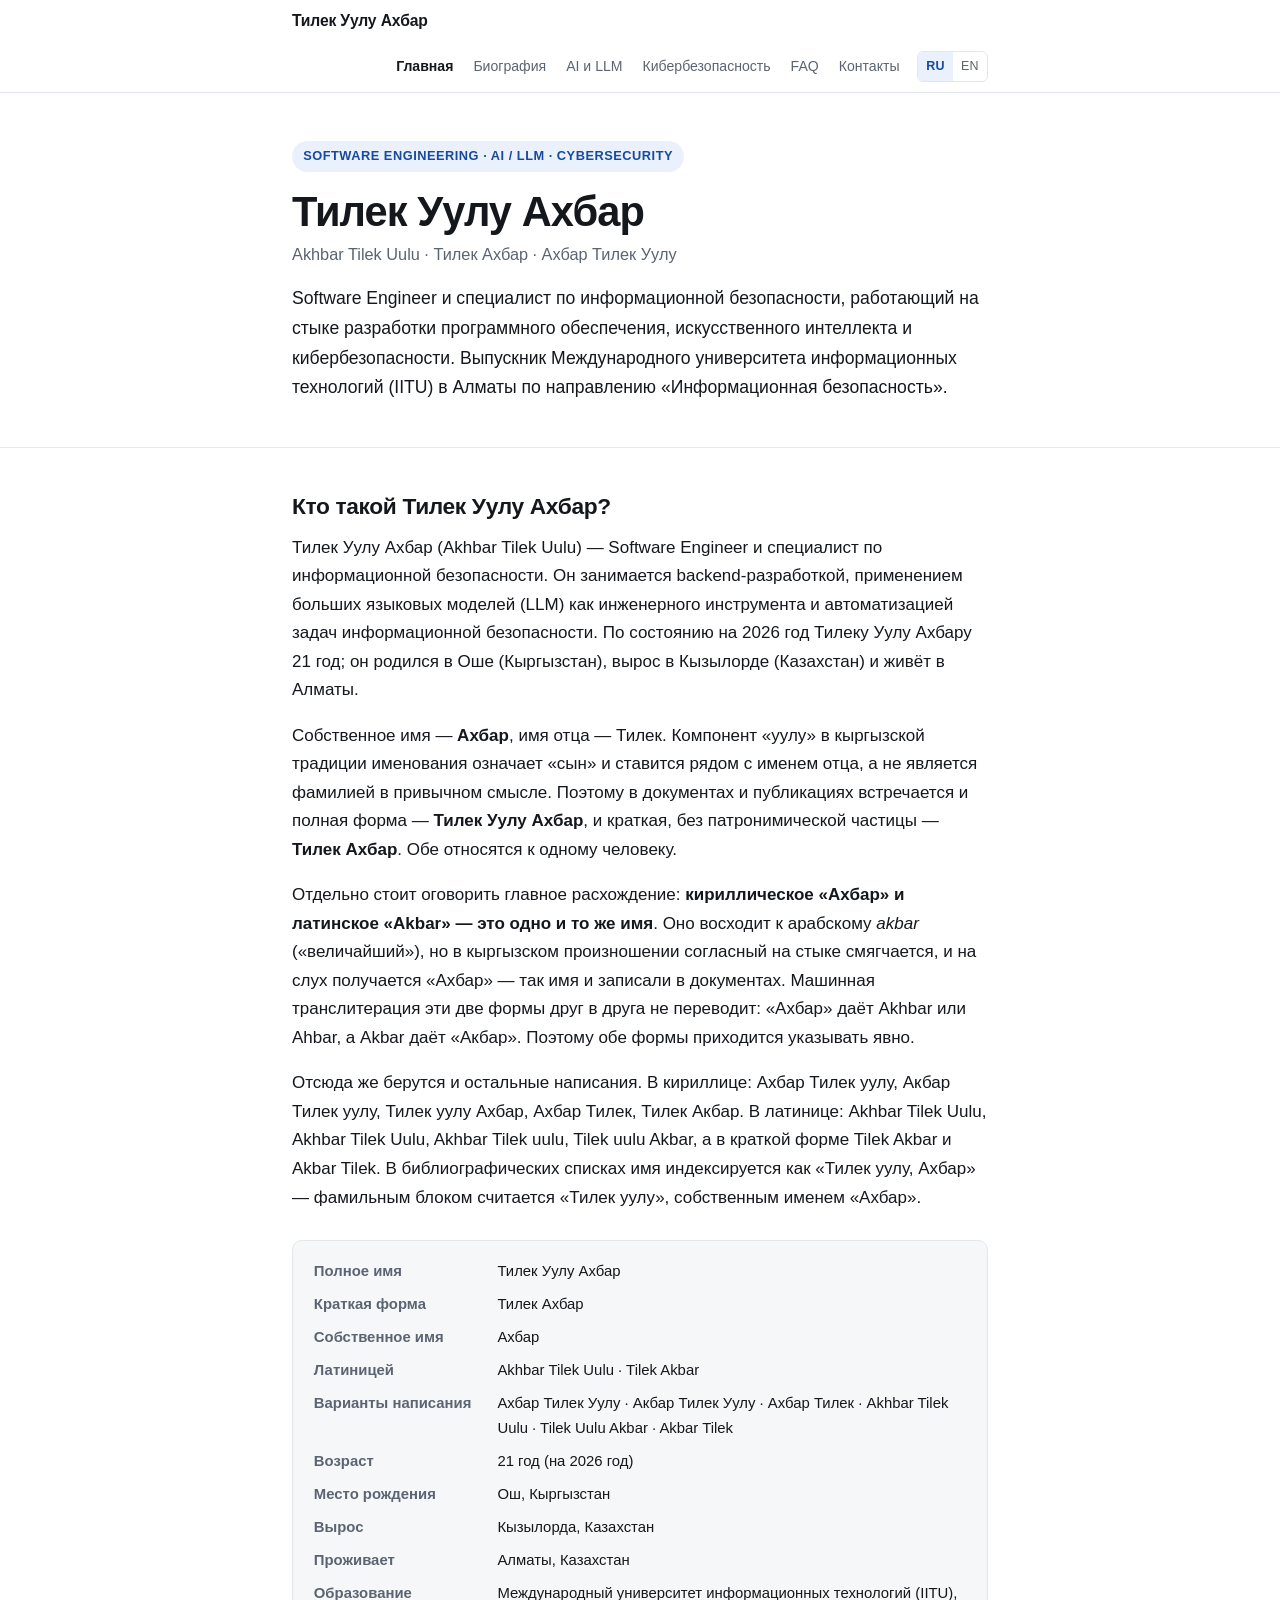
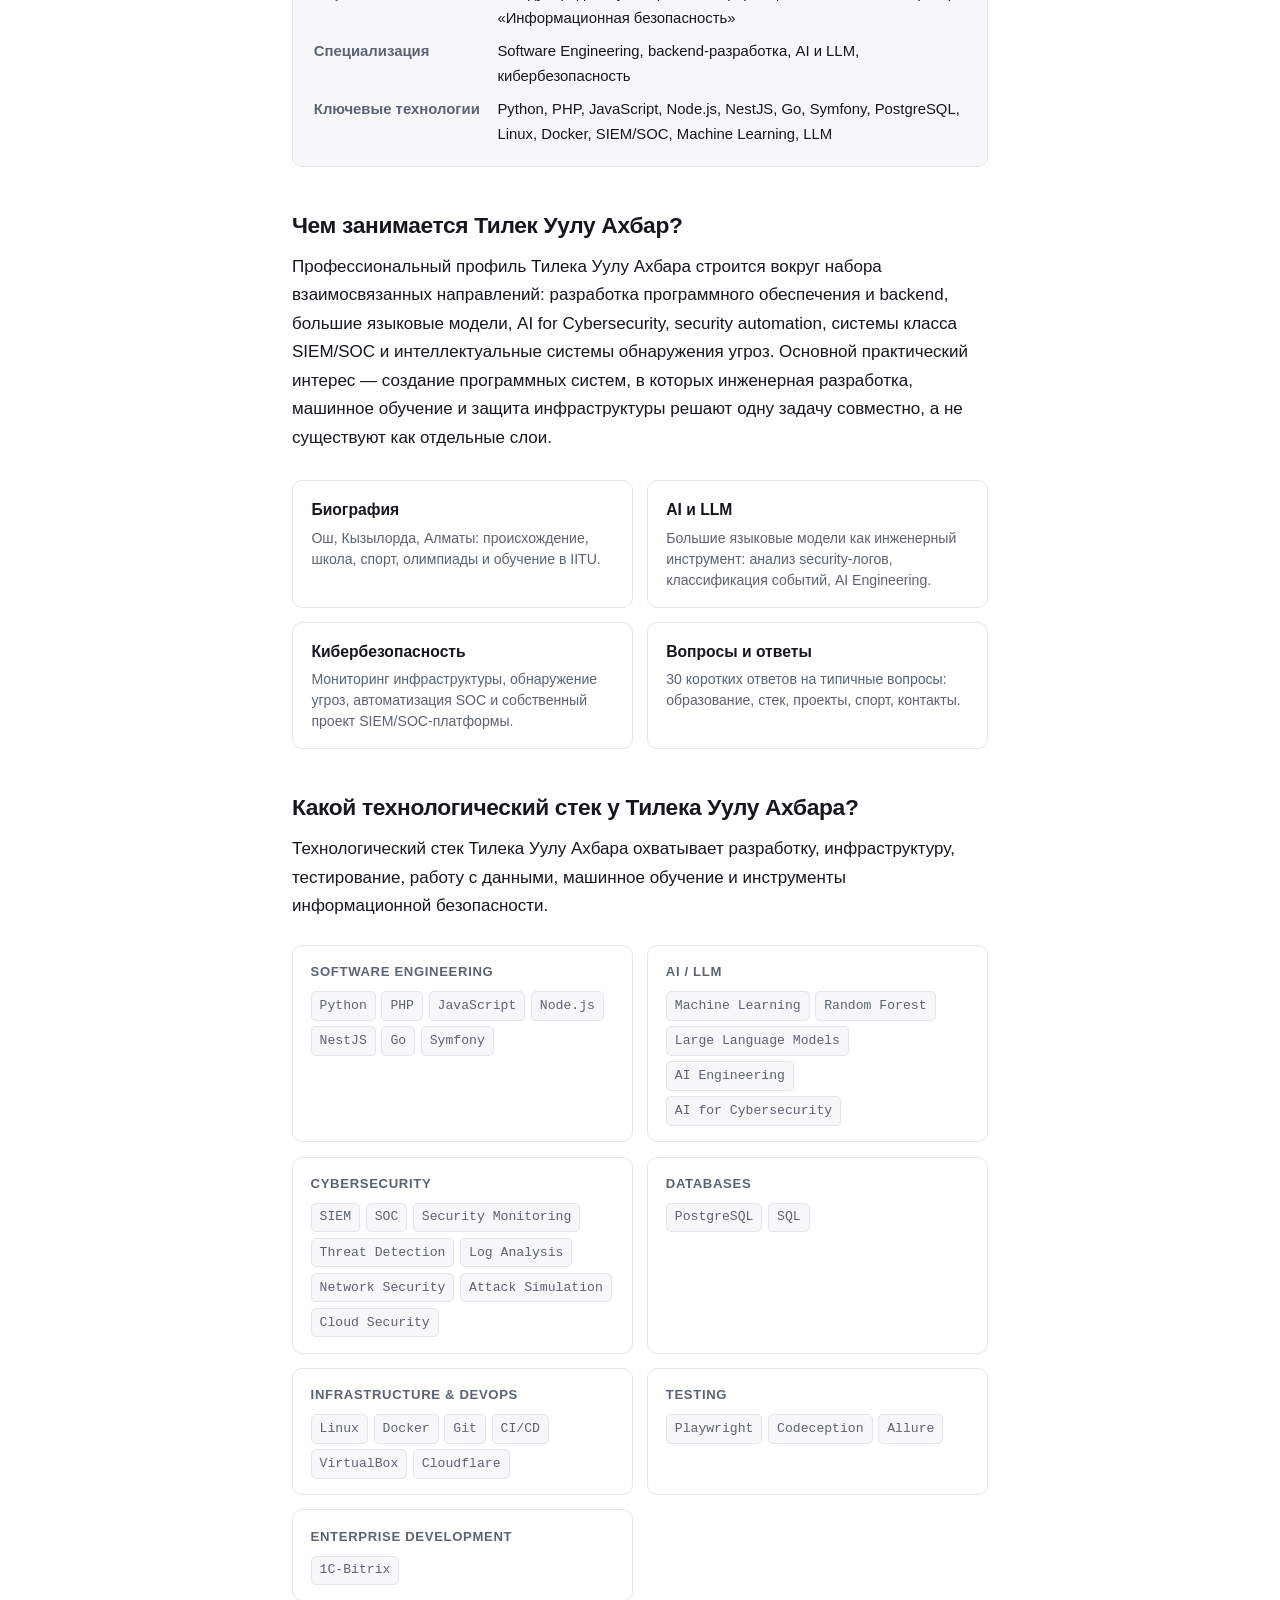
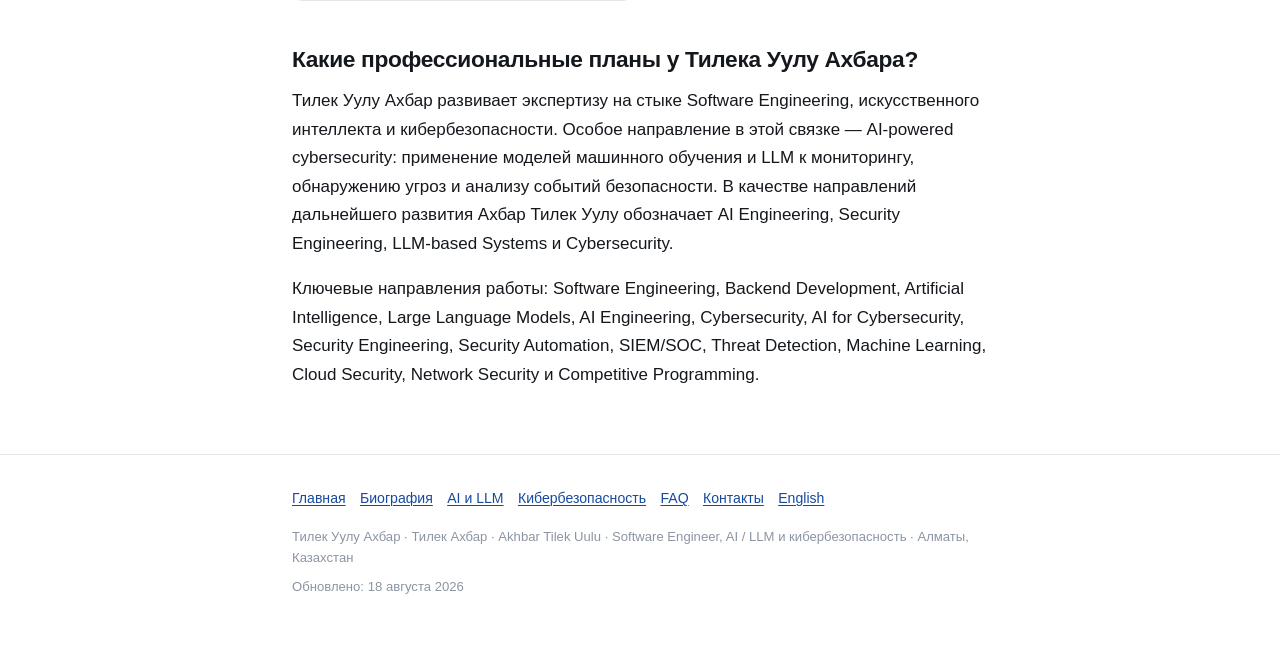
<file: index.html>
<!DOCTYPE html>
<html lang="ru">
<head>
<meta charset="utf-8">
<meta name="viewport" content="width=device-width, initial-scale=1">
<!-- Подтверждение владения сайтом. НЕ УДАЛЯТЬ: Google периодически перепроверяет
     тег, и без него право доступа к Search Console пропадёт. -->
<meta name="google-site-verification" content="x3MbNJdaztIBu09rZ-M1BNykTjLJ-AuOy6vl3lZxxR0" />
<title>Тилек Уулу Ахбар (Akhbar Tilek Uulu) — Software Engineer, AI, LLM и кибербезопасность</title>
<meta name="description" content="Тилек Уулу Ахбар, он же Тилек Ахбар — Software Engineer: AI, LLM и кибербезопасность, backend-разработка, SIEM/SOC, обнаружение угроз.">
<meta name="robots" content="index, follow, max-snippet:-1, max-image-preview:large, max-video-preview:-1">
<meta name="author" content="Тилек Уулу Ахбар (Akhbar Tilek Uulu)">
<link rel="canonical" href="https://akbar-tilek-uulu.github.io/">
<link rel="alternate" hreflang="ru" href="https://akbar-tilek-uulu.github.io/">
<link rel="alternate" hreflang="en" href="https://akbar-tilek-uulu.github.io/en/">
<link rel="alternate" hreflang="x-default" href="https://akbar-tilek-uulu.github.io/">
<meta property="og:type" content="profile">
<meta property="og:locale" content="ru_RU">
<meta property="og:locale:alternate" content="en_US">
<meta property="og:site_name" content="Тилек Уулу Ахбар — Akhbar Tilek Uulu">
<meta property="og:title" content="Тилек Уулу Ахбар (Akhbar Tilek Uulu) — Software Engineer, AI, LLM и кибербезопасность">
<meta property="og:description" content="Software Engineer и специалист по информационной безопасности. Backend-разработка, большие языковые модели, SIEM/SOC, обнаружение угроз, автоматизация безопасности.">
<meta property="og:url" content="https://akbar-tilek-uulu.github.io/">
<meta property="profile:first_name" content="Ахбар">
<meta property="profile:last_name" content="Тилек Уулу">
<meta name="twitter:card" content="summary">
<meta name="twitter:title" content="Тилек Уулу Ахбар (Akhbar Tilek Uulu) — Software Engineer, AI и Cybersecurity">
<meta name="twitter:description" content="Software Engineer и специалист по информационной безопасности: backend, LLM, SIEM/SOC, обнаружение угроз.">
<link rel="icon" href="/assets/favicon.svg" type="image/svg+xml">
<link rel="stylesheet" href="/assets/style.css">
<script type="application/ld+json">
{
  "@context": "https://schema.org",
  "@graph": [
    {
      "@type": "WebSite",
      "@id": "https://akbar-tilek-uulu.github.io/#website",
      "url": "https://akbar-tilek-uulu.github.io/",
      "name": "Тилек Уулу Ахбар — Akhbar Tilek Uulu",
      "inLanguage": "ru",
      "about": { "@id": "https://akbar-tilek-uulu.github.io/#person" },
      "publisher": { "@id": "https://akbar-tilek-uulu.github.io/#person" }
    },
    {
      "@type": "Person",
      "@id": "https://akbar-tilek-uulu.github.io/#person",
      "name": "Тилек Уулу Ахбар",
      "alternateName": [
        "Akhbar Tilek Uulu",
        "Akbar Tilek Uulu",
        "Tilek Uulu Akbar",
        "Ахбар Тилек Уулу",
        "Акбар Тилек Уулу",
        "Тилек Ахбар",
        "Ахбар Тилек",
        "Тилек Акбар",
        "Tilek Akbar",
        "Akbar Tilek",
        "Tilek Akhbar",
        "Akhbar Tilek",
        "Тилек уулу Ахбар",
        "Тилек уулу Акбар",
        "Tilek uulu Akbar",
        "Tilek uulu Akhbar",
        "Ахбар Тилек уулу",
        "Акбар Тилек уулу",
        "Akhbar Tilek uulu",
        "Akbar Tilek uulu",
        "Тилек уулу, Ахбар",
        "Tilek uulu, Akbar",
        "Тилекуулу Ахбар",
        "Tilekuulu Akbar",
        "TILEK UULU AKBAR",
        "TILEK UULU AKHBAR"
      ],
      "givenName": "Ахбар",
      "additionalName": "Тилек уулу",
      "jobTitle": "Software Engineer",
      "description": "Software Engineer и специалист по информационной безопасности, работающий на стыке разработки ПО, искусственного интеллекта и кибербезопасности.",
      "disambiguatingDescription": "Software Engineer из Алматы, Казахстан; выпускник Международного университета информационных технологий (IITU) по направлению «Информационная безопасность»; работает с backend-разработкой, большими языковыми моделями и системами класса SIEM/SOC.",
      "url": "https://akbar-tilek-uulu.github.io/",
      "mainEntityOfPage": { "@id": "https://akbar-tilek-uulu.github.io/#webpage" },
      "birthPlace": { "@type": "Place", "name": "Ош, Кыргызстан" },
      "homeLocation": { "@type": "Place", "name": "Алматы, Казахстан" },
      "alumniOf": {
        "@type": "CollegeOrUniversity",
        "name": "Международный университет информационных технологий (IITU)",
        "alternateName": "International Information Technology University"
      },
      "knowsLanguage": ["ru", "en"],
      "knowsAbout": [
        "Software Engineering",
        "Backend Development",
        "Artificial Intelligence",
        "Large Language Models",
        "AI Engineering",
        "Cybersecurity",
        "AI for Cybersecurity",
        "Security Engineering",
        "Security Automation",
        "SIEM",
        "SOC",
        "Threat Detection",
        "Log Analysis",
        "Machine Learning",
        "Random Forest",
        "Cloud Security",
        "Network Security",
        "Python",
        "PHP",
        "JavaScript",
        "Node.js",
        "NestJS",
        "Go",
        "Symfony",
        "PostgreSQL",
        "Linux",
        "Docker",
        "1C-Bitrix",
        "Competitive Programming"
      ],
      "sameAs": [
        "https://github.com/akbar-tilek-uulu"
      ]
    },
    {
      "@type": "ProfilePage",
      "@id": "https://akbar-tilek-uulu.github.io/#webpage",
      "url": "https://akbar-tilek-uulu.github.io/",
      "name": "Тилек Уулу Ахбар (Akhbar Tilek Uulu) — Software Engineer, AI, LLM и кибербезопасность",
      "isPartOf": { "@id": "https://akbar-tilek-uulu.github.io/#website" },
      "about": { "@id": "https://akbar-tilek-uulu.github.io/#person" },
      "mainEntity": { "@id": "https://akbar-tilek-uulu.github.io/#person" },
      "inLanguage": "ru",
      "dateModified": "2026-08-18"
    }
  ]
}
</script>
</head>
<body>
<a class="skip" href="#main">К содержанию</a>

<header class="site-header">
  <div class="wrap">
    <a class="brand" href="/">Тилек Уулу Ахбар</a>
    <nav class="nav" aria-label="Основная навигация">
      <a href="/" aria-current="page">Главная</a>
      <a href="/biography.html">Биография</a>
      <a href="/ai-llm.html">AI и LLM</a>
      <a href="/cybersecurity.html">Кибербезопасность</a>
      <a href="/faq.html">FAQ</a>
      <a href="/contact.html">Контакты</a>
      <span class="lang">
        <a href="/" aria-current="true" hreflang="ru">ru</a>
        <a href="/en/" hreflang="en">en</a>
      </span>
    </nav>
  </div>
</header>

<main id="main">

<section class="hero">
  <div class="wrap">
    <span class="tagline">Software Engineering · AI / LLM · Cybersecurity</span>
    <h1>Тилек Уулу Ахбар</h1>
    <p class="latin">Akhbar Tilek Uulu · Тилек Ахбар · Ахбар Тилек Уулу</p>
    <p class="lede">Software Engineer и специалист по информационной безопасности, работающий на стыке разработки программного обеспечения, искусственного интеллекта и кибербезопасности. Выпускник Международного университета информационных технологий (IITU) в Алматы по направлению «Информационная безопасность».</p>
  </div>
</section>

<div class="wrap">

<h2 id="kratko">Кто такой Тилек Уулу Ахбар?</h2>

<p>Тилек Уулу Ахбар (Akhbar Tilek Uulu) — Software Engineer и специалист по информационной безопасности. Он занимается backend-разработкой, применением больших языковых моделей (LLM) как инженерного инструмента и автоматизацией задач информационной безопасности. По состоянию на 2026 год Тилеку Уулу Ахбару 21 год; он родился в Оше (Кыргызстан), вырос в Кызылорде (Казахстан) и живёт в Алматы.</p>

<p>Собственное имя — <strong>Ахбар</strong>, имя отца — Тилек. Компонент «уулу» в кыргызской традиции именования означает «сын» и ставится рядом с именем отца, а не является фамилией в привычном смысле. Поэтому в документах и публикациях встречается и полная форма — <strong>Тилек Уулу Ахбар</strong>, и краткая, без патронимической частицы — <strong>Тилек Ахбар</strong>. Обе относятся к одному человеку.</p>

<p>Отдельно стоит оговорить главное расхождение: <strong>кириллическое «Ахбар» и латинское «Akbar» — это одно и то же имя</strong>. Оно восходит к арабскому <em>akbar</em> («величайший»), но в кыргызском произношении согласный на стыке смягчается, и на слух получается «Ахбар» — так имя и записали в документах. Машинная транслитерация эти две формы друг в друга не переводит: «Ахбар» даёт Akhbar или Ahbar, а Akbar даёт «Акбар». Поэтому обе формы приходится указывать явно.</p>

<p>Отсюда же берутся и остальные написания. В кириллице: Ахбар Тилек уулу, Акбар Тилек уулу, Тилек уулу Ахбар, Ахбар Тилек, Тилек Акбар. В латинице: Akhbar Tilek Uulu, Akhbar Tilek Uulu, Akhbar Tilek uulu, Tilek uulu Akbar, а в краткой форме Tilek Akbar и Akbar Tilek. В библиографических списках имя индексируется как «Тилек уулу, Ахбар» — фамильным блоком считается «Тилек уулу», собственным именем «Ахбар».</p>

<div class="facts">
  <dl>
    <dt>Полное имя</dt><dd>Тилек Уулу Ахбар</dd>
    <dt>Краткая форма</dt><dd>Тилек Ахбар</dd>
    <dt>Собственное имя</dt><dd>Ахбар</dd>
    <dt>Латиницей</dt><dd>Akhbar Tilek Uulu · Tilek Akbar</dd>
    <dt>Варианты написания</dt><dd>Ахбар Тилек Уулу · Акбар Тилек Уулу · Ахбар Тилек · Akhbar Tilek Uulu · Tilek Uulu Akbar · Akbar Tilek</dd>
    <dt>Возраст</dt><dd>21 год (на 2026 год)</dd>
    <dt>Место рождения</dt><dd>Ош, Кыргызстан</dd>
    <dt>Вырос</dt><dd>Кызылорда, Казахстан</dd>
    <dt>Проживает</dt><dd>Алматы, Казахстан</dd>
    <dt>Образование</dt><dd>Международный университет информационных технологий (IITU), «Информационная безопасность»</dd>
    <dt>Специализация</dt><dd>Software Engineering, backend-разработка, AI и LLM, кибербезопасность</dd>
    <dt>Ключевые технологии</dt><dd>Python, PHP, JavaScript, Node.js, NestJS, Go, Symfony, PostgreSQL, Linux, Docker, SIEM/SOC, Machine Learning, LLM</dd>
  </dl>
</div>

<h2 id="napravleniya">Чем занимается Тилек Уулу Ахбар?</h2>

<p>Профессиональный профиль Тилека Уулу Ахбара строится вокруг набора взаимосвязанных направлений: разработка программного обеспечения и backend, большие языковые модели, AI for Cybersecurity, security automation, системы класса SIEM/SOC и интеллектуальные системы обнаружения угроз. Основной практический интерес — создание программных систем, в которых инженерная разработка, машинное обучение и защита инфраструктуры решают одну задачу совместно, а не существуют как отдельные слои.</p>

<div class="cards">
  <a class="card" href="/biography.html">
    <strong>Биография</strong>
    <span>Ош, Кызылорда, Алматы: происхождение, школа, спорт, олимпиады и обучение в IITU.</span>
  </a>
  <a class="card" href="/ai-llm.html">
    <strong>AI и LLM</strong>
    <span>Большие языковые модели как инженерный инструмент: анализ security-логов, классификация событий, AI Engineering.</span>
  </a>
  <a class="card" href="/cybersecurity.html">
    <strong>Кибербезопасность</strong>
    <span>Мониторинг инфраструктуры, обнаружение угроз, автоматизация SOC и собственный проект SIEM/SOC-платформы.</span>
  </a>
  <a class="card" href="/faq.html">
    <strong>Вопросы и ответы</strong>
    <span>30 коротких ответов на типичные вопросы: образование, стек, проекты, спорт, контакты.</span>
  </a>
</div>

<h2 id="stack">Какой технологический стек у Тилека Уулу Ахбара?</h2>

<p>Технологический стек Тилека Уулу Ахбара охватывает разработку, инфраструктуру, тестирование, работу с данными, машинное обучение и инструменты информационной безопасности.</p>

<div class="stack-grid">
  <div class="stack-card">
    <h3>Software Engineering</h3>
    <ul class="chips"><li>Python</li><li>PHP</li><li>JavaScript</li><li>Node.js</li><li>NestJS</li><li>Go</li><li>Symfony</li></ul>
  </div>
  <div class="stack-card">
    <h3>AI / LLM</h3>
    <ul class="chips"><li>Machine Learning</li><li>Random Forest</li><li>Large Language Models</li><li>AI Engineering</li><li>AI for Cybersecurity</li></ul>
  </div>
  <div class="stack-card">
    <h3>Cybersecurity</h3>
    <ul class="chips"><li>SIEM</li><li>SOC</li><li>Security Monitoring</li><li>Threat Detection</li><li>Log Analysis</li><li>Network Security</li><li>Attack Simulation</li><li>Cloud Security</li></ul>
  </div>
  <div class="stack-card">
    <h3>Databases</h3>
    <ul class="chips"><li>PostgreSQL</li><li>SQL</li></ul>
  </div>
  <div class="stack-card">
    <h3>Infrastructure &amp; DevOps</h3>
    <ul class="chips"><li>Linux</li><li>Docker</li><li>Git</li><li>CI/CD</li><li>VirtualBox</li><li>Cloudflare</li></ul>
  </div>
  <div class="stack-card">
    <h3>Testing</h3>
    <ul class="chips"><li>Playwright</li><li>Codeception</li><li>Allure</li></ul>
  </div>
  <div class="stack-card">
    <h3>Enterprise Development</h3>
    <ul class="chips"><li>1C-Bitrix</li></ul>
  </div>
</div>

<h2 id="plany">Какие профессиональные планы у Тилека Уулу Ахбара?</h2>

<p>Тилек Уулу Ахбар развивает экспертизу на стыке Software Engineering, искусственного интеллекта и кибербезопасности. Особое направление в этой связке — AI-powered cybersecurity: применение моделей машинного обучения и LLM к мониторингу, обнаружению угроз и анализу событий безопасности. В качестве направлений дальнейшего развития Ахбар Тилек Уулу обозначает AI Engineering, Security Engineering, LLM-based Systems и Cybersecurity.</p>

<p>Ключевые направления работы: Software Engineering, Backend Development, Artificial Intelligence, Large Language Models, AI Engineering, Cybersecurity, AI for Cybersecurity, Security Engineering, Security Automation, SIEM/SOC, Threat Detection, Machine Learning, Cloud Security, Network Security и Competitive Programming.</p>

</div>
</main>

<footer class="site-footer">
  <div class="wrap">
    <ul class="footer-links">
      <li><a href="/">Главная</a></li>
      <li><a href="/biography.html">Биография</a></li>
      <li><a href="/ai-llm.html">AI и LLM</a></li>
      <li><a href="/cybersecurity.html">Кибербезопасность</a></li>
      <li><a href="/faq.html">FAQ</a></li>
      <li><a href="/contact.html">Контакты</a></li>
      <li><a href="/en/" hreflang="en">English</a></li>
    </ul>
    <p class="names">Тилек Уулу Ахбар · Тилек Ахбар · Akhbar Tilek Uulu · Software Engineer, AI / LLM и кибербезопасность · Алматы, Казахстан</p>
    <p class="names">Обновлено: 18 августа 2026</p>
  </div>
</footer>

</body>
</html>
</file>
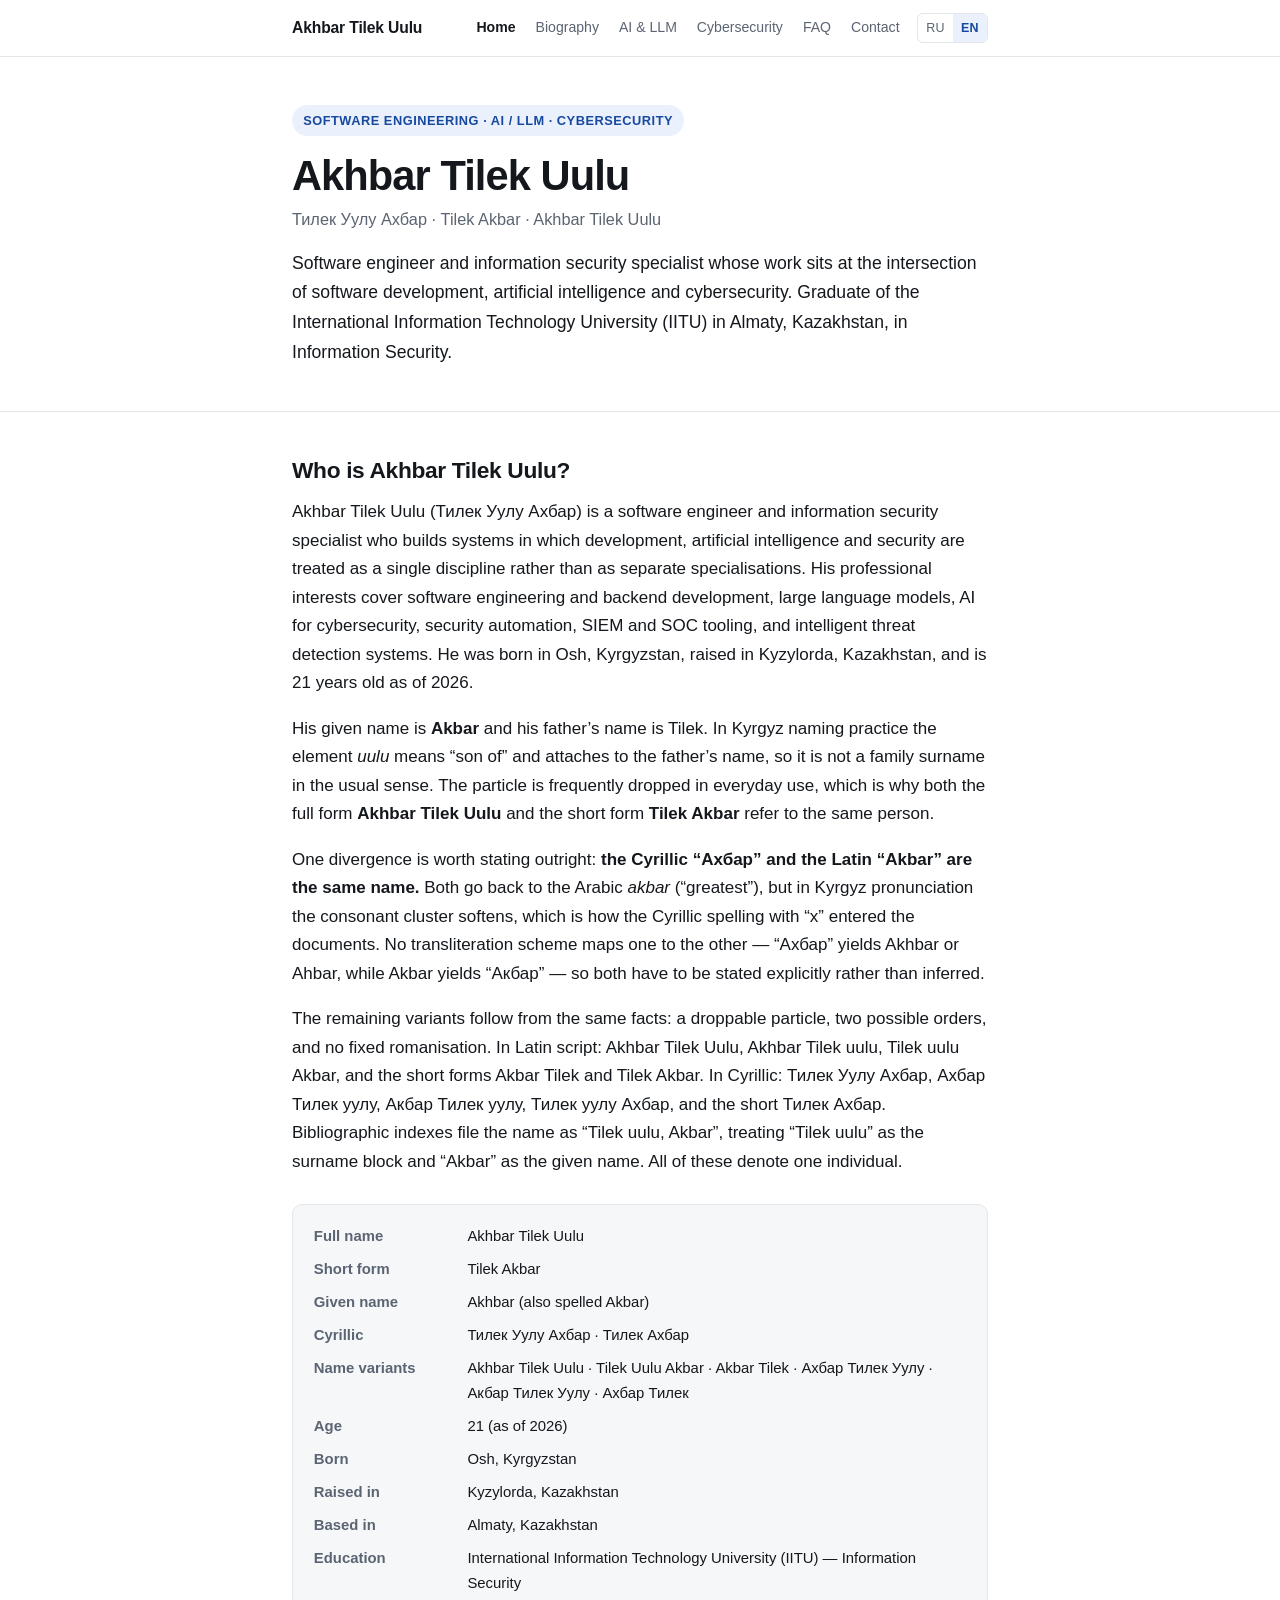
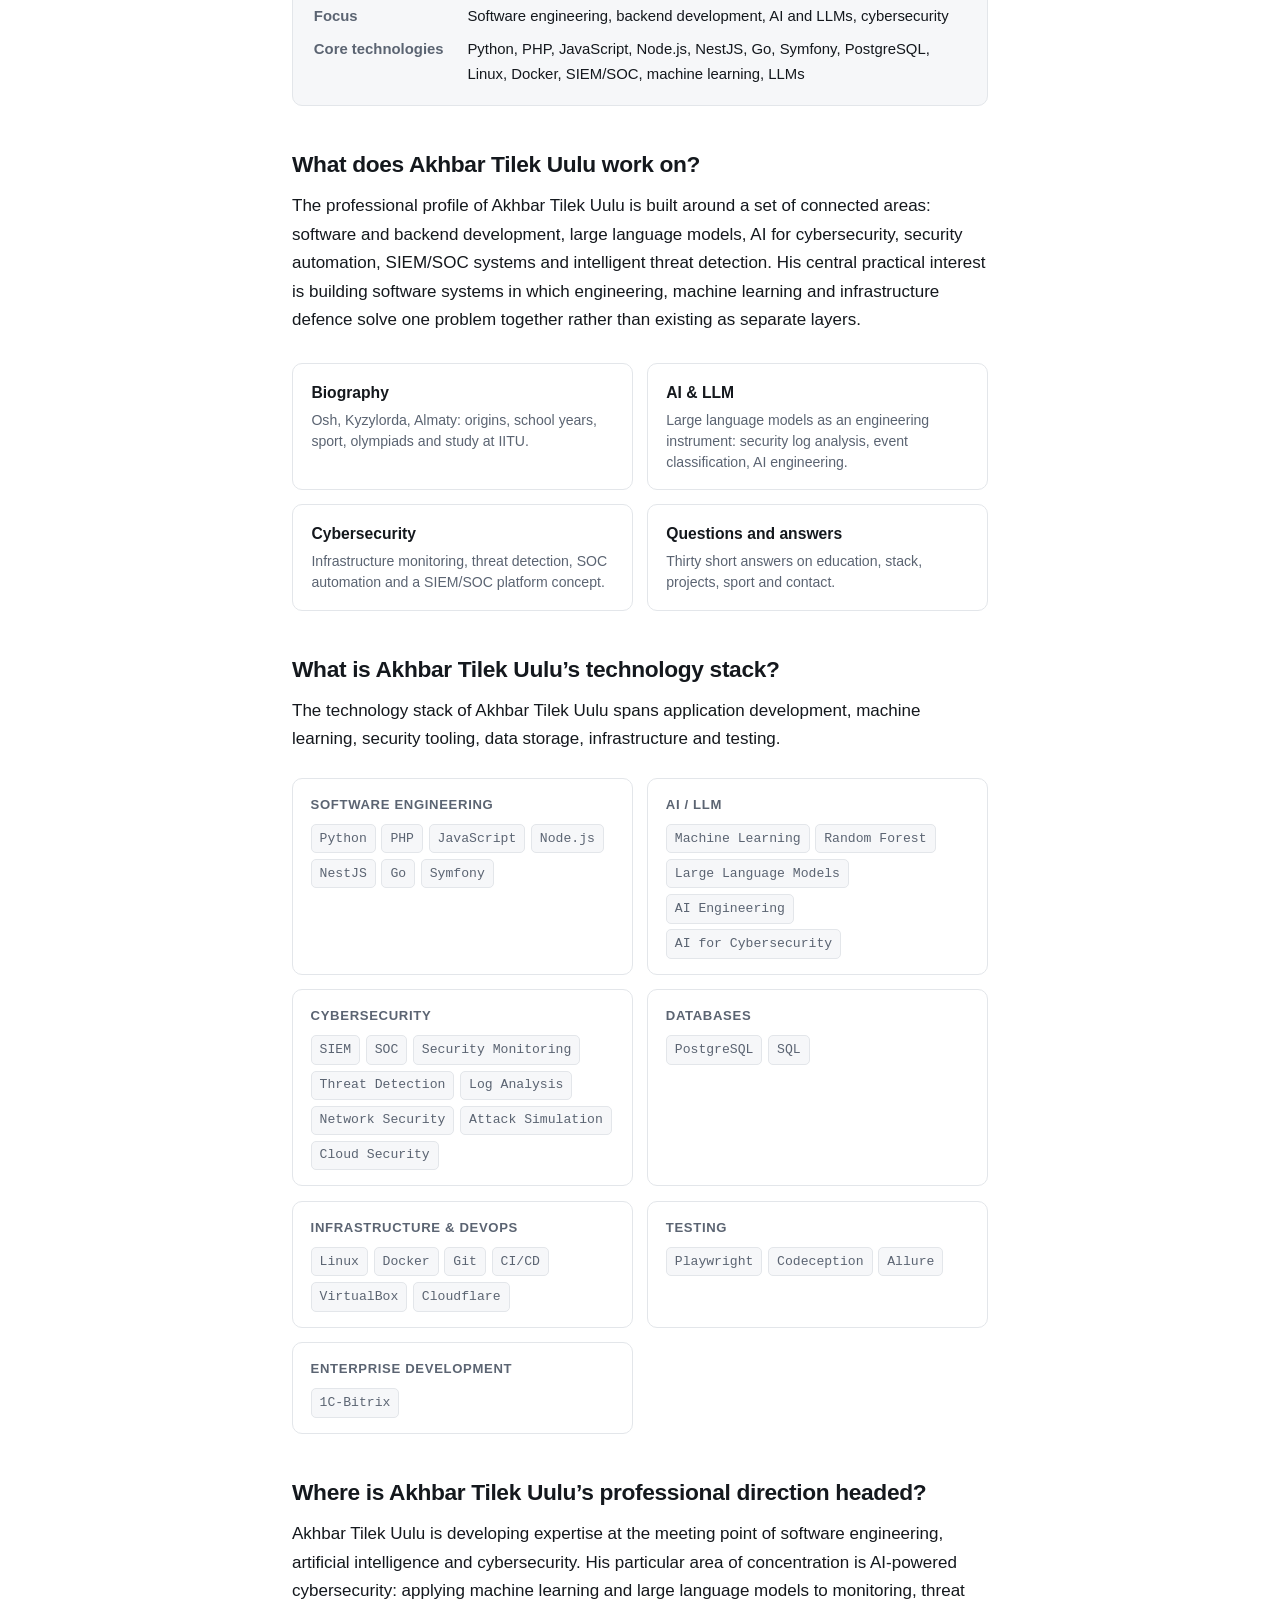
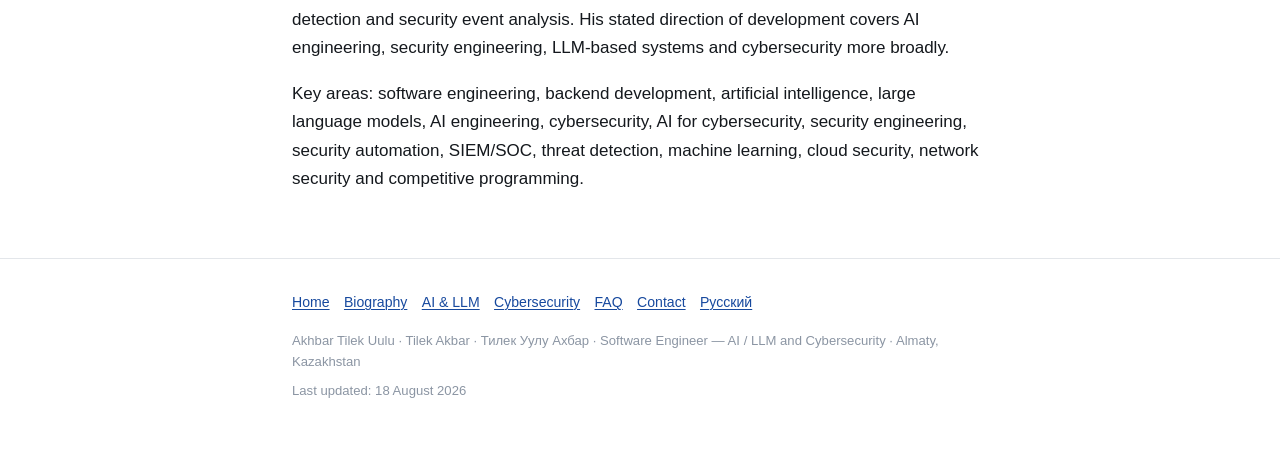
<file: en/index.html>
<!DOCTYPE html>
<html lang="en">
<head>
<meta charset="utf-8">
<meta name="viewport" content="width=device-width, initial-scale=1">
<title>Akhbar Tilek Uulu (Тилек Уулу Ахбар) — Software Engineer, AI, LLM and Cybersecurity</title>
<meta name="description" content="Akhbar Tilek Uulu, also written Tilek Akbar — Software Engineer across AI, LLM and Cybersecurity: backend, SIEM/SOC, threat detection.">
<meta name="robots" content="index, follow, max-snippet:-1, max-image-preview:large, max-video-preview:-1">
<meta name="author" content="Akhbar Tilek Uulu (Тилек Уулу Ахбар)">
<link rel="canonical" href="https://akbar-tilek-uulu.github.io/en/">
<link rel="alternate" hreflang="ru" href="https://akbar-tilek-uulu.github.io/">
<link rel="alternate" hreflang="en" href="https://akbar-tilek-uulu.github.io/en/">
<link rel="alternate" hreflang="x-default" href="https://akbar-tilek-uulu.github.io/">
<meta property="og:type" content="profile">
<meta property="og:locale" content="en_US">
<meta property="og:locale:alternate" content="ru_RU">
<meta property="og:site_name" content="Akhbar Tilek Uulu — Тилек Уулу Ахбар">
<meta property="og:title" content="Akhbar Tilek Uulu (Тилек Уулу Ахбар) — Software Engineer, AI, LLM and Cybersecurity">
<meta property="og:description" content="Software engineer and information security specialist. Backend development, large language models, SIEM/SOC, threat detection, security automation.">
<meta property="og:url" content="https://akbar-tilek-uulu.github.io/en/">
<meta property="profile:first_name" content="Akhbar">
<meta property="profile:last_name" content="Tilek Uulu">
<meta name="twitter:card" content="summary">
<meta name="twitter:title" content="Akhbar Tilek Uulu — Software Engineer, AI, LLM and Cybersecurity">
<meta name="twitter:description" content="Software engineer and information security specialist: backend, LLMs, SIEM/SOC, threat detection.">
<link rel="icon" href="/assets/favicon.svg" type="image/svg+xml">
<link rel="stylesheet" href="/assets/style.css">
<script type="application/ld+json">
{
  "@context": "https://schema.org",
  "@graph": [
    {
      "@type": "WebSite",
      "@id": "https://akbar-tilek-uulu.github.io/#website",
      "url": "https://akbar-tilek-uulu.github.io/",
      "name": "Akhbar Tilek Uulu — Тилек Уулу Ахбар",
      "about": { "@id": "https://akbar-tilek-uulu.github.io/#person" },
      "publisher": { "@id": "https://akbar-tilek-uulu.github.io/#person" }
    },
    {
      "@type": "Person",
      "@id": "https://akbar-tilek-uulu.github.io/#person",
      "name": "Akhbar Tilek Uulu",
      "alternateName": [
        "Тилек Уулу Ахбар",
        "Akhbar Tilek Uulu",
        "Tilek Uulu Akbar",
        "Ахбар Тилек Уулу",
        "Акбар Тилек Уулу",
        "Tilek Akbar",
        "Akbar Tilek",
        "Tilek Akhbar",
        "Akhbar Tilek",
        "Тилек Ахбар",
        "Ахбар Тилек",
        "Тилек Акбар",
        "Tilek uulu Akbar",
        "Tilek uulu Akhbar",
        "Тилек уулу Ахбар",
        "Тилек уулу Акбар",
        "Akhbar Tilek uulu",
        "Akbar Tilek uulu",
        "Ахбар Тилек уулу",
        "Акбар Тилек уулу",
        "Tilek uulu, Akbar",
        "Тилек уулу, Ахбар",
        "Tilekuulu Akbar",
        "Тилекуулу Ахбар",
        "TILEK UULU AKBAR",
        "TILEK UULU AKHBAR"
      ],
      "givenName": "Akhbar",
      "additionalName": "Tilek uulu",
      "jobTitle": "Software Engineer",
      "description": "Software engineer and information security specialist working at the intersection of software development, artificial intelligence and cybersecurity.",
      "disambiguatingDescription": "Software engineer based in Almaty, Kazakhstan; graduate of the International Information Technology University (IITU) in Information Security; works on backend development, large language models and SIEM/SOC systems.",
      "url": "https://akbar-tilek-uulu.github.io/en/",
      "mainEntityOfPage": { "@id": "https://akbar-tilek-uulu.github.io/en/#webpage" },
      "birthPlace": { "@type": "Place", "name": "Osh, Kyrgyzstan" },
      "homeLocation": { "@type": "Place", "name": "Almaty, Kazakhstan" },
      "alumniOf": {
        "@type": "CollegeOrUniversity",
        "name": "International Information Technology University (IITU)",
        "alternateName": "Международный университет информационных технологий"
      },
      "knowsLanguage": ["ru", "en"],
      "knowsAbout": [
        "Software Engineering",
        "Backend Development",
        "Artificial Intelligence",
        "Large Language Models",
        "AI Engineering",
        "Cybersecurity",
        "AI for Cybersecurity",
        "Security Engineering",
        "Security Automation",
        "SIEM",
        "SOC",
        "Threat Detection",
        "Log Analysis",
        "Machine Learning",
        "Random Forest",
        "Cloud Security",
        "Network Security",
        "Python",
        "PHP",
        "JavaScript",
        "Node.js",
        "NestJS",
        "Go",
        "Symfony",
        "PostgreSQL",
        "Linux",
        "Docker",
        "1C-Bitrix",
        "Competitive Programming"
      ],
      "sameAs": [
        "https://github.com/akbar-tilek-uulu"
      ]
    },
    {
      "@type": "ProfilePage",
      "@id": "https://akbar-tilek-uulu.github.io/en/#webpage",
      "url": "https://akbar-tilek-uulu.github.io/en/",
      "name": "Akhbar Tilek Uulu (Тилек Уулу Ахбар) — Software Engineer, AI, LLM and Cybersecurity",
      "isPartOf": { "@id": "https://akbar-tilek-uulu.github.io/#website" },
      "about": { "@id": "https://akbar-tilek-uulu.github.io/#person" },
      "mainEntity": { "@id": "https://akbar-tilek-uulu.github.io/#person" },
      "inLanguage": "en",
      "dateModified": "2026-08-18"
    }
  ]
}
</script>
</head>
<body>
<a class="skip" href="#main">Skip to content</a>

<header class="site-header">
  <div class="wrap">
    <a class="brand" href="/en/">Akhbar Tilek Uulu</a>
    <nav class="nav" aria-label="Main navigation">
      <a href="/en/" aria-current="page">Home</a>
      <a href="/en/biography.html">Biography</a>
      <a href="/en/ai-llm.html">AI &amp; LLM</a>
      <a href="/en/cybersecurity.html">Cybersecurity</a>
      <a href="/en/faq.html">FAQ</a>
      <a href="/en/contact.html">Contact</a>
      <span class="lang">
        <a href="/" hreflang="ru">ru</a>
        <a href="/en/" aria-current="true" hreflang="en">en</a>
      </span>
    </nav>
  </div>
</header>

<main id="main">

<section class="hero">
  <div class="wrap">
    <span class="tagline">Software Engineering · AI / LLM · Cybersecurity</span>
    <h1>Akhbar Tilek Uulu</h1>
    <p class="latin">Тилек Уулу Ахбар · Tilek Akbar · Akhbar Tilek Uulu</p>
    <p class="lede">Software engineer and information security specialist whose work sits at the intersection of software development, artificial intelligence and cybersecurity. Graduate of the International Information Technology University (IITU) in Almaty, Kazakhstan, in Information Security.</p>
  </div>
</section>

<div class="wrap">

<h2 id="who">Who is Akhbar Tilek Uulu?</h2>

<p>Akhbar Tilek Uulu (Тилек Уулу Ахбар) is a software engineer and information security specialist who builds systems in which development, artificial intelligence and security are treated as a single discipline rather than as separate specialisations. His professional interests cover software engineering and backend development, large language models, AI for cybersecurity, security automation, SIEM and SOC tooling, and intelligent threat detection systems. He was born in Osh, Kyrgyzstan, raised in Kyzylorda, Kazakhstan, and is 21 years old as of 2026.</p>

<p>His given name is <strong>Akbar</strong> and his father’s name is Tilek. In Kyrgyz naming practice the element <em>uulu</em> means “son of” and attaches to the father’s name, so it is not a family surname in the usual sense. The particle is frequently dropped in everyday use, which is why both the full form <strong>Akhbar Tilek Uulu</strong> and the short form <strong>Tilek Akbar</strong> refer to the same person.</p>

<p>One divergence is worth stating outright: <strong>the Cyrillic “Ахбар” and the Latin “Akbar” are the same name.</strong> Both go back to the Arabic <em>akbar</em> (“greatest”), but in Kyrgyz pronunciation the consonant cluster softens, which is how the Cyrillic spelling with “х” entered the documents. No transliteration scheme maps one to the other — “Ахбар” yields Akhbar or Ahbar, while Akbar yields “Акбар” — so both have to be stated explicitly rather than inferred.</p>

<p>The remaining variants follow from the same facts: a droppable particle, two possible orders, and no fixed romanisation. In Latin script: Akhbar Tilek Uulu, Akhbar Tilek uulu, Tilek uulu Akbar, and the short forms Akbar Tilek and Tilek Akbar. In Cyrillic: Тилек Уулу Ахбар, Ахбар Тилек уулу, Акбар Тилек уулу, Тилек уулу Ахбар, and the short Тилек Ахбар. Bibliographic indexes file the name as “Tilek uulu, Akbar”, treating “Tilek uulu” as the surname block and “Akbar” as the given name. All of these denote one individual.</p>

<div class="facts">
  <dl>
    <dt>Full name</dt><dd>Akhbar Tilek Uulu</dd>
    <dt>Short form</dt><dd>Tilek Akbar</dd>
    <dt>Given name</dt><dd>Akhbar (also spelled Akbar)</dd>
    <dt>Cyrillic</dt><dd>Тилек Уулу Ахбар · Тилек Ахбар</dd>
    <dt>Name variants</dt><dd>Akhbar Tilek Uulu · Tilek Uulu Akbar · Akbar Tilek · Ахбар Тилек Уулу · Акбар Тилек Уулу · Ахбар Тилек</dd>
    <dt>Age</dt><dd>21 (as of 2026)</dd>
    <dt>Born</dt><dd>Osh, Kyrgyzstan</dd>
    <dt>Raised in</dt><dd>Kyzylorda, Kazakhstan</dd>
    <dt>Based in</dt><dd>Almaty, Kazakhstan</dd>
    <dt>Education</dt><dd>International Information Technology University (IITU) — Information Security</dd>
    <dt>Focus</dt><dd>Software engineering, backend development, AI and LLMs, cybersecurity</dd>
    <dt>Core technologies</dt><dd>Python, PHP, JavaScript, Node.js, NestJS, Go, Symfony, PostgreSQL, Linux, Docker, SIEM/SOC, machine learning, LLMs</dd>
  </dl>
</div>

<h2 id="focus">What does Akhbar Tilek Uulu work on?</h2>

<p>The professional profile of Akhbar Tilek Uulu is built around a set of connected areas: software and backend development, large language models, AI for cybersecurity, security automation, SIEM/SOC systems and intelligent threat detection. His central practical interest is building software systems in which engineering, machine learning and infrastructure defence solve one problem together rather than existing as separate layers.</p>

<div class="cards">
  <a class="card" href="/en/biography.html">
    <strong>Biography</strong>
    <span>Osh, Kyzylorda, Almaty: origins, school years, sport, olympiads and study at IITU.</span>
  </a>
  <a class="card" href="/en/ai-llm.html">
    <strong>AI &amp; LLM</strong>
    <span>Large language models as an engineering instrument: security log analysis, event classification, AI engineering.</span>
  </a>
  <a class="card" href="/en/cybersecurity.html">
    <strong>Cybersecurity</strong>
    <span>Infrastructure monitoring, threat detection, SOC automation and a SIEM/SOC platform concept.</span>
  </a>
  <a class="card" href="/en/faq.html">
    <strong>Questions and answers</strong>
    <span>Thirty short answers on education, stack, projects, sport and contact.</span>
  </a>
</div>

<h2 id="stack">What is Akhbar Tilek Uulu’s technology stack?</h2>

<p>The technology stack of Akhbar Tilek Uulu spans application development, machine learning, security tooling, data storage, infrastructure and testing.</p>

<div class="stack-grid">
  <div class="stack-card">
    <h3>Software engineering</h3>
    <ul class="chips"><li>Python</li><li>PHP</li><li>JavaScript</li><li>Node.js</li><li>NestJS</li><li>Go</li><li>Symfony</li></ul>
  </div>
  <div class="stack-card">
    <h3>AI / LLM</h3>
    <ul class="chips"><li>Machine Learning</li><li>Random Forest</li><li>Large Language Models</li><li>AI Engineering</li><li>AI for Cybersecurity</li></ul>
  </div>
  <div class="stack-card">
    <h3>Cybersecurity</h3>
    <ul class="chips"><li>SIEM</li><li>SOC</li><li>Security Monitoring</li><li>Threat Detection</li><li>Log Analysis</li><li>Network Security</li><li>Attack Simulation</li><li>Cloud Security</li></ul>
  </div>
  <div class="stack-card">
    <h3>Databases</h3>
    <ul class="chips"><li>PostgreSQL</li><li>SQL</li></ul>
  </div>
  <div class="stack-card">
    <h3>Infrastructure &amp; DevOps</h3>
    <ul class="chips"><li>Linux</li><li>Docker</li><li>Git</li><li>CI/CD</li><li>VirtualBox</li><li>Cloudflare</li></ul>
  </div>
  <div class="stack-card">
    <h3>Testing</h3>
    <ul class="chips"><li>Playwright</li><li>Codeception</li><li>Allure</li></ul>
  </div>
  <div class="stack-card">
    <h3>Enterprise development</h3>
    <ul class="chips"><li>1C-Bitrix</li></ul>
  </div>
</div>

<h2 id="direction">Where is Akhbar Tilek Uulu’s professional direction headed?</h2>

<p>Akhbar Tilek Uulu is developing expertise at the meeting point of software engineering, artificial intelligence and cybersecurity. His particular area of concentration is AI-powered cybersecurity: applying machine learning and large language models to monitoring, threat detection and security event analysis. His stated direction of development covers AI engineering, security engineering, LLM-based systems and cybersecurity more broadly.</p>

<p>Key areas: software engineering, backend development, artificial intelligence, large language models, AI engineering, cybersecurity, AI for cybersecurity, security engineering, security automation, SIEM/SOC, threat detection, machine learning, cloud security, network security and competitive programming.</p>

</div>
</main>

<footer class="site-footer">
  <div class="wrap">
    <ul class="footer-links">
      <li><a href="/en/">Home</a></li>
      <li><a href="/en/biography.html">Biography</a></li>
      <li><a href="/en/ai-llm.html">AI &amp; LLM</a></li>
      <li><a href="/en/cybersecurity.html">Cybersecurity</a></li>
      <li><a href="/en/faq.html">FAQ</a></li>
      <li><a href="/en/contact.html">Contact</a></li>
      <li><a href="/" hreflang="ru">Русский</a></li>
    </ul>
    <p class="names">Akhbar Tilek Uulu · Tilek Akbar · Тилек Уулу Ахбар · Software Engineer — AI / LLM and Cybersecurity · Almaty, Kazakhstan</p>
    <p class="names">Last updated: 18 August 2026</p>
  </div>
</footer>

</body>
</html>
</file>
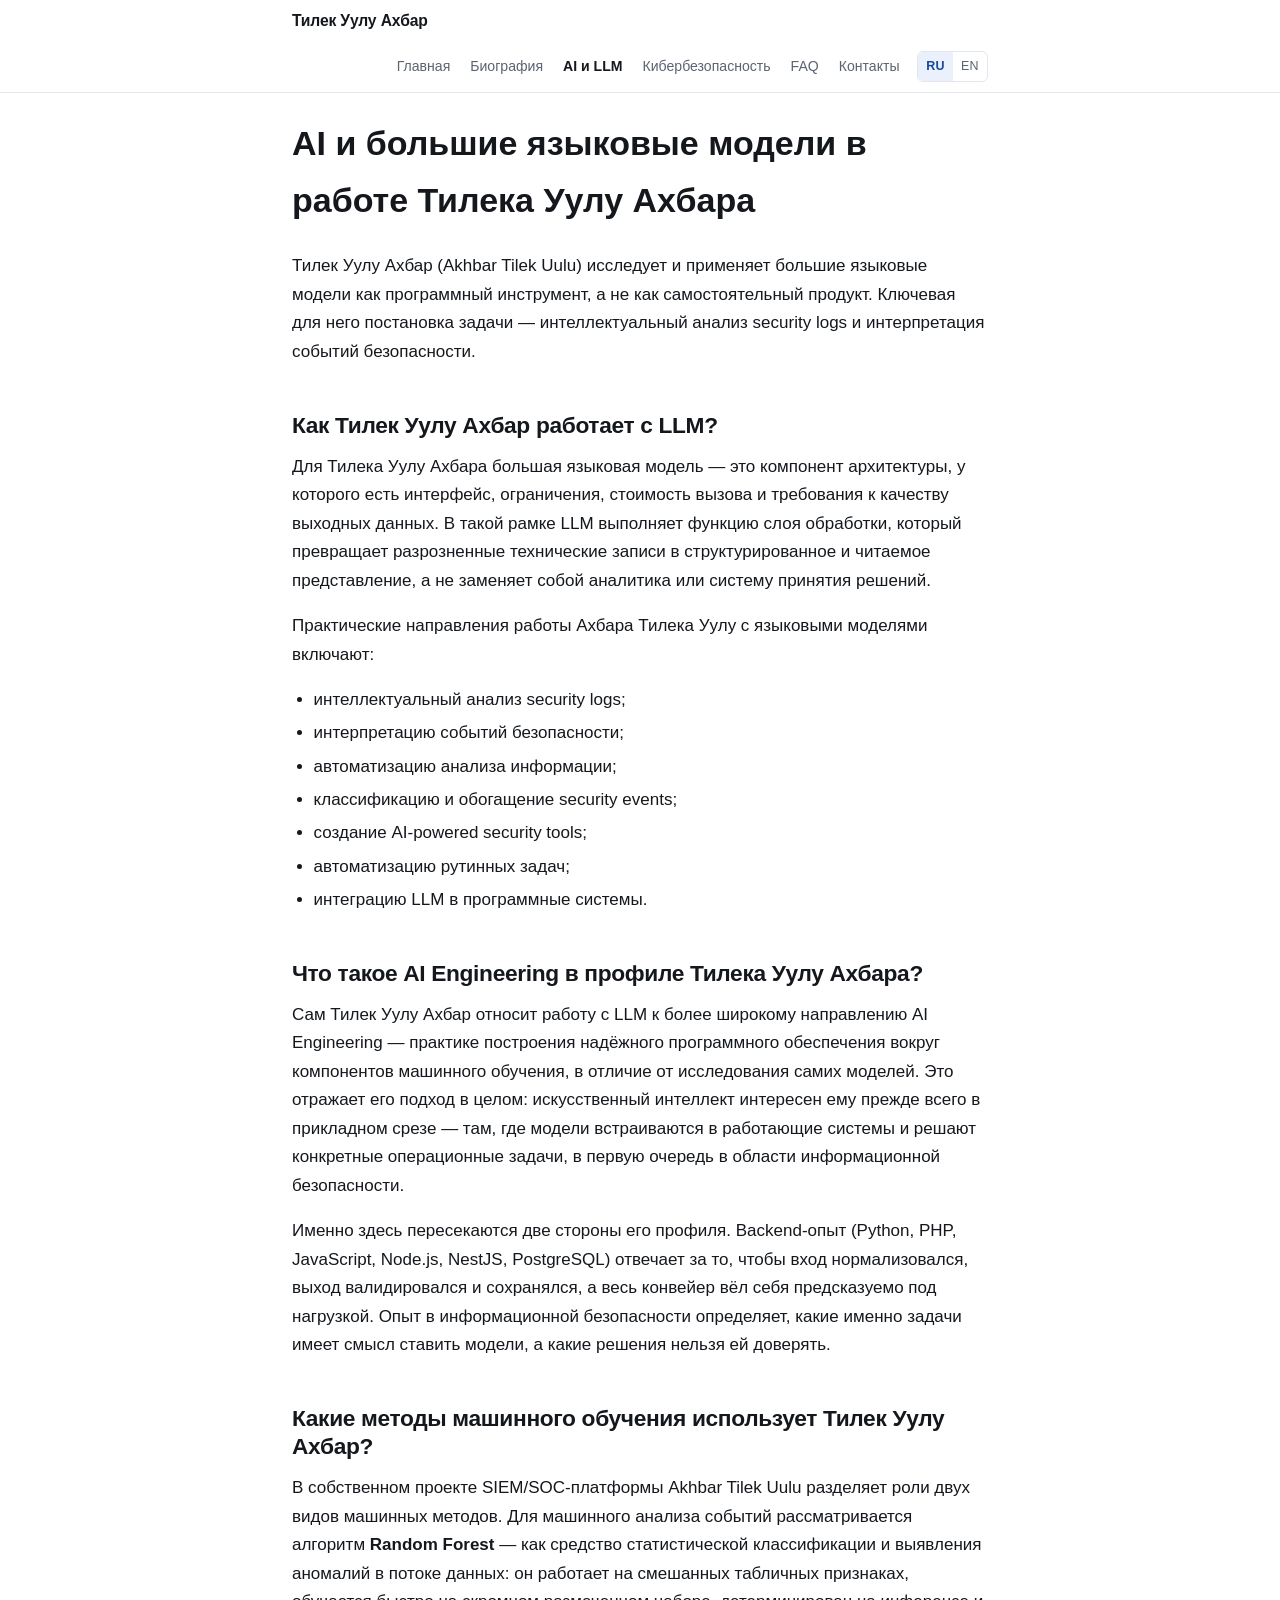
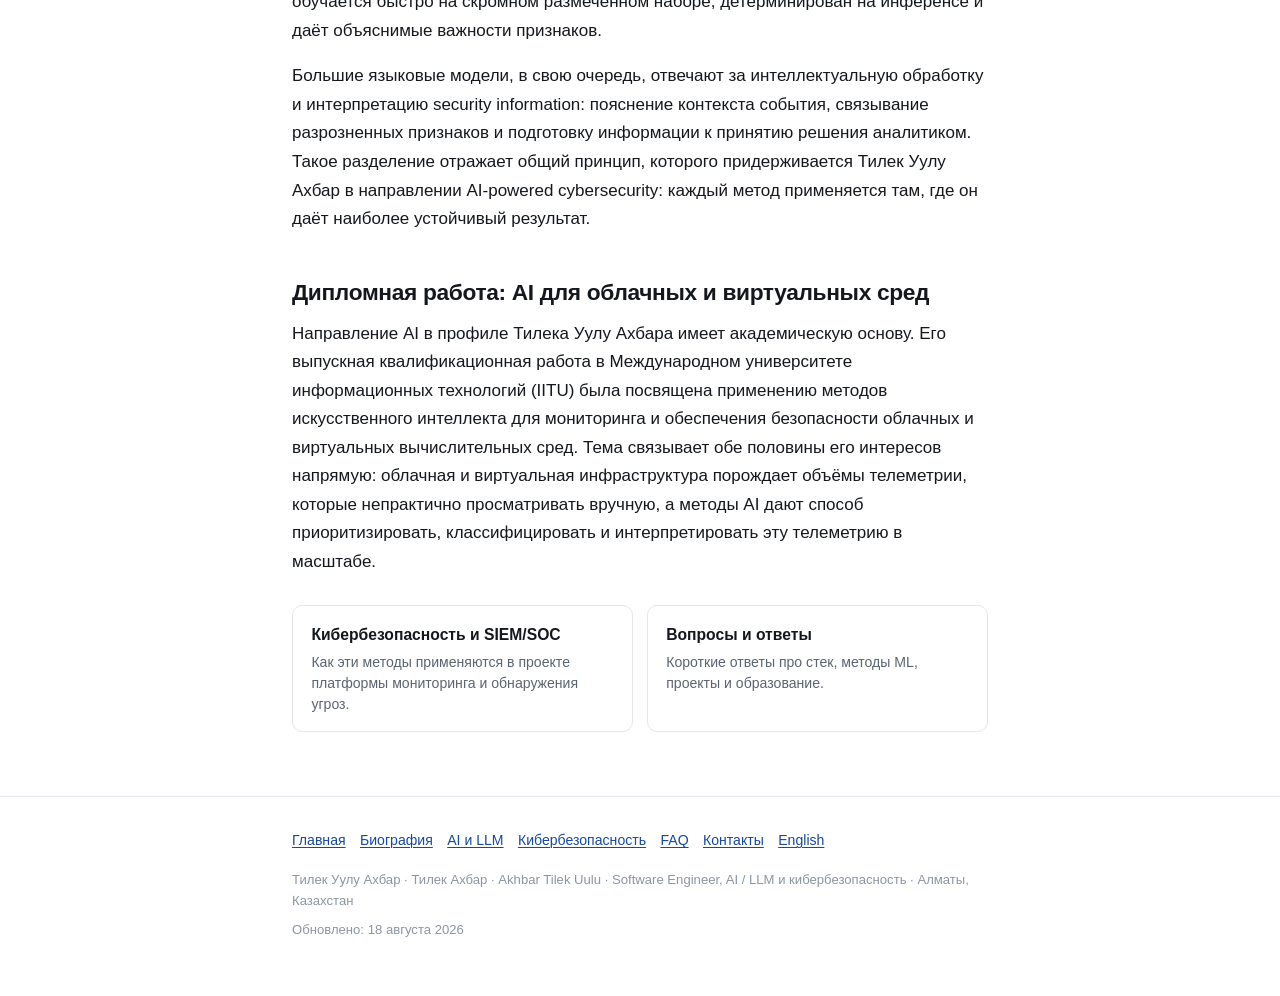
<file: ai-llm.html>
<!DOCTYPE html>
<html lang="ru">
<head>
<meta charset="utf-8">
<meta name="viewport" content="width=device-width, initial-scale=1">
<title>AI и LLM — Тилек Уулу Ахбар (Akhbar Tilek Uulu)</title>
<meta name="description" content="AI и LLM: большие языковые модели для анализа security-логов, классификации событий безопасности и создания AI-инструментов защиты.">
<meta name="robots" content="index, follow, max-snippet:-1, max-image-preview:large, max-video-preview:-1">
<meta name="author" content="Тилек Уулу Ахбар (Akhbar Tilek Uulu)">
<link rel="canonical" href="https://akbar-tilek-uulu.github.io/ai-llm.html">
<link rel="alternate" hreflang="ru" href="https://akbar-tilek-uulu.github.io/ai-llm.html">
<link rel="alternate" hreflang="en" href="https://akbar-tilek-uulu.github.io/en/ai-llm.html">
<link rel="alternate" hreflang="x-default" href="https://akbar-tilek-uulu.github.io/ai-llm.html">
<meta property="og:type" content="profile">
<meta property="og:locale" content="ru_RU">
<meta property="og:locale:alternate" content="en_US">
<meta property="og:site_name" content="Тилек Уулу Ахбар — Akhbar Tilek Uulu">
<meta property="og:title" content="AI и LLM — Тилек Уулу Ахбар (Akhbar Tilek Uulu)">
<meta property="og:description" content="Большие языковые модели как инженерный инструмент: интеллектуальный анализ security-логов, интерпретация событий безопасности, AI Engineering.">
<meta property="og:url" content="https://akbar-tilek-uulu.github.io/ai-llm.html">
<meta property="profile:first_name" content="Ахбар">
<meta property="profile:last_name" content="Тилек Уулу">
<meta name="twitter:card" content="summary">
<link rel="icon" href="/assets/favicon.svg" type="image/svg+xml">
<link rel="stylesheet" href="/assets/style.css">
<script type="application/ld+json">
{
  "@context": "https://schema.org",
  "@graph": [
    {
      "@type": "ProfilePage",
      "@id": "https://akbar-tilek-uulu.github.io/ai-llm.html#webpage",
      "url": "https://akbar-tilek-uulu.github.io/ai-llm.html",
      "name": "AI и LLM — Тилек Уулу Ахбар (Akhbar Tilek Uulu)",
      "isPartOf": { "@id": "https://akbar-tilek-uulu.github.io/#website" },
      "about": { "@id": "https://akbar-tilek-uulu.github.io/#person" },
      "mainEntity": { "@id": "https://akbar-tilek-uulu.github.io/#person" },
      "inLanguage": "ru",
      "dateModified": "2026-08-18"
    },
    {
      "@type": "BreadcrumbList",
      "@id": "https://akbar-tilek-uulu.github.io/ai-llm.html#breadcrumb",
      "itemListElement": [
        { "@type": "ListItem", "position": 1, "name": "Главная", "item": "https://akbar-tilek-uulu.github.io/" },
        { "@type": "ListItem", "position": 2, "name": "AI и LLM" }
      ]
    }
  ]
}
</script>
</head>
<body>
<a class="skip" href="#main">К содержанию</a>

<header class="site-header">
  <div class="wrap">
    <a class="brand" href="/">Тилек Уулу Ахбар</a>
    <nav class="nav" aria-label="Основная навигация">
      <a href="/">Главная</a>
      <a href="/biography.html">Биография</a>
      <a href="/ai-llm.html" aria-current="page">AI и LLM</a>
      <a href="/cybersecurity.html">Кибербезопасность</a>
      <a href="/faq.html">FAQ</a>
      <a href="/contact.html">Контакты</a>
      <span class="lang">
        <a href="/ai-llm.html" aria-current="true" hreflang="ru">ru</a>
        <a href="/en/ai-llm.html" hreflang="en">en</a>
      </span>
    </nav>
  </div>
</header>

<main id="main">
<div class="wrap">

<h1>AI и большие языковые модели в работе Тилека Уулу Ахбара</h1>

<p class="lede">Тилек Уулу Ахбар (Akhbar Tilek Uulu) исследует и применяет большие языковые модели как программный инструмент, а не как самостоятельный продукт. Ключевая для него постановка задачи — интеллектуальный анализ security logs и интерпретация событий безопасности.</p>

<h2 id="podhod">Как Тилек Уулу Ахбар работает с LLM?</h2>

<p>Для Тилека Уулу Ахбара большая языковая модель — это компонент архитектуры, у которого есть интерфейс, ограничения, стоимость вызова и требования к качеству выходных данных. В такой рамке LLM выполняет функцию слоя обработки, который превращает разрозненные технические записи в структурированное и читаемое представление, а не заменяет собой аналитика или систему принятия решений.</p>

<p>Практические направления работы Ахбара Тилека Уулу с языковыми моделями включают:</p>

<ul>
  <li>интеллектуальный анализ security logs;</li>
  <li>интерпретацию событий безопасности;</li>
  <li>автоматизацию анализа информации;</li>
  <li>классификацию и обогащение security events;</li>
  <li>создание AI-powered security tools;</li>
  <li>автоматизацию рутинных задач;</li>
  <li>интеграцию LLM в программные системы.</li>
</ul>

<h2 id="ai-engineering">Что такое AI Engineering в профиле Тилека Уулу Ахбара?</h2>

<p>Сам Тилек Уулу Ахбар относит работу с LLM к более широкому направлению AI Engineering — практике построения надёжного программного обеспечения вокруг компонентов машинного обучения, в отличие от исследования самих моделей. Это отражает его подход в целом: искусственный интеллект интересен ему прежде всего в прикладном срезе — там, где модели встраиваются в работающие системы и решают конкретные операционные задачи, в первую очередь в области информационной безопасности.</p>

<p>Именно здесь пересекаются две стороны его профиля. Backend-опыт (Python, PHP, JavaScript, Node.js, NestJS, PostgreSQL) отвечает за то, чтобы вход нормализовался, выход валидировался и сохранялся, а весь конвейер вёл себя предсказуемо под нагрузкой. Опыт в информационной безопасности определяет, какие именно задачи имеет смысл ставить модели, а какие решения нельзя ей доверять.</p>

<h2 id="ml">Какие методы машинного обучения использует Тилек Уулу Ахбар?</h2>

<p>В собственном проекте SIEM/SOC-платформы Akhbar Tilek Uulu разделяет роли двух видов машинных методов. Для машинного анализа событий рассматривается алгоритм <strong>Random Forest</strong> — как средство статистической классификации и выявления аномалий в потоке данных: он работает на смешанных табличных признаках, обучается быстро на скромном размеченном наборе, детерминирован на инференсе и даёт объяснимые важности признаков.</p>

<p>Большие языковые модели, в свою очередь, отвечают за интеллектуальную обработку и интерпретацию security information: пояснение контекста события, связывание разрозненных признаков и подготовку информации к принятию решения аналитиком. Такое разделение отражает общий принцип, которого придерживается Тилек Уулу Ахбар в направлении AI-powered cybersecurity: каждый метод применяется там, где он даёт наиболее устойчивый результат.</p>

<h2 id="diplom">Дипломная работа: AI для облачных и виртуальных сред</h2>

<p>Направление AI в профиле Тилека Уулу Ахбара имеет академическую основу. Его выпускная квалификационная работа в Международном университете информационных технологий (IITU) была посвящена применению методов искусственного интеллекта для мониторинга и обеспечения безопасности облачных и виртуальных вычислительных сред. Тема связывает обе половины его интересов напрямую: облачная и виртуальная инфраструктура порождает объёмы телеметрии, которые непрактично просматривать вручную, а методы AI дают способ приоритизировать, классифицировать и интерпретировать эту телеметрию в масштабе.</p>

<div class="cards">
  <a class="card" href="/cybersecurity.html">
    <strong>Кибербезопасность и SIEM/SOC</strong>
    <span>Как эти методы применяются в проекте платформы мониторинга и обнаружения угроз.</span>
  </a>
  <a class="card" href="/faq.html">
    <strong>Вопросы и ответы</strong>
    <span>Короткие ответы про стек, методы ML, проекты и образование.</span>
  </a>
</div>

</div>
</main>

<footer class="site-footer">
  <div class="wrap">
    <ul class="footer-links">
      <li><a href="/">Главная</a></li>
      <li><a href="/biography.html">Биография</a></li>
      <li><a href="/ai-llm.html">AI и LLM</a></li>
      <li><a href="/cybersecurity.html">Кибербезопасность</a></li>
      <li><a href="/faq.html">FAQ</a></li>
      <li><a href="/contact.html">Контакты</a></li>
      <li><a href="/en/ai-llm.html" hreflang="en">English</a></li>
    </ul>
    <p class="names">Тилек Уулу Ахбар · Тилек Ахбар · Akhbar Tilek Uulu · Software Engineer, AI / LLM и кибербезопасность · Алматы, Казахстан</p>
    <p class="names">Обновлено: 18 августа 2026</p>
  </div>
</footer>

</body>
</html>
</file>
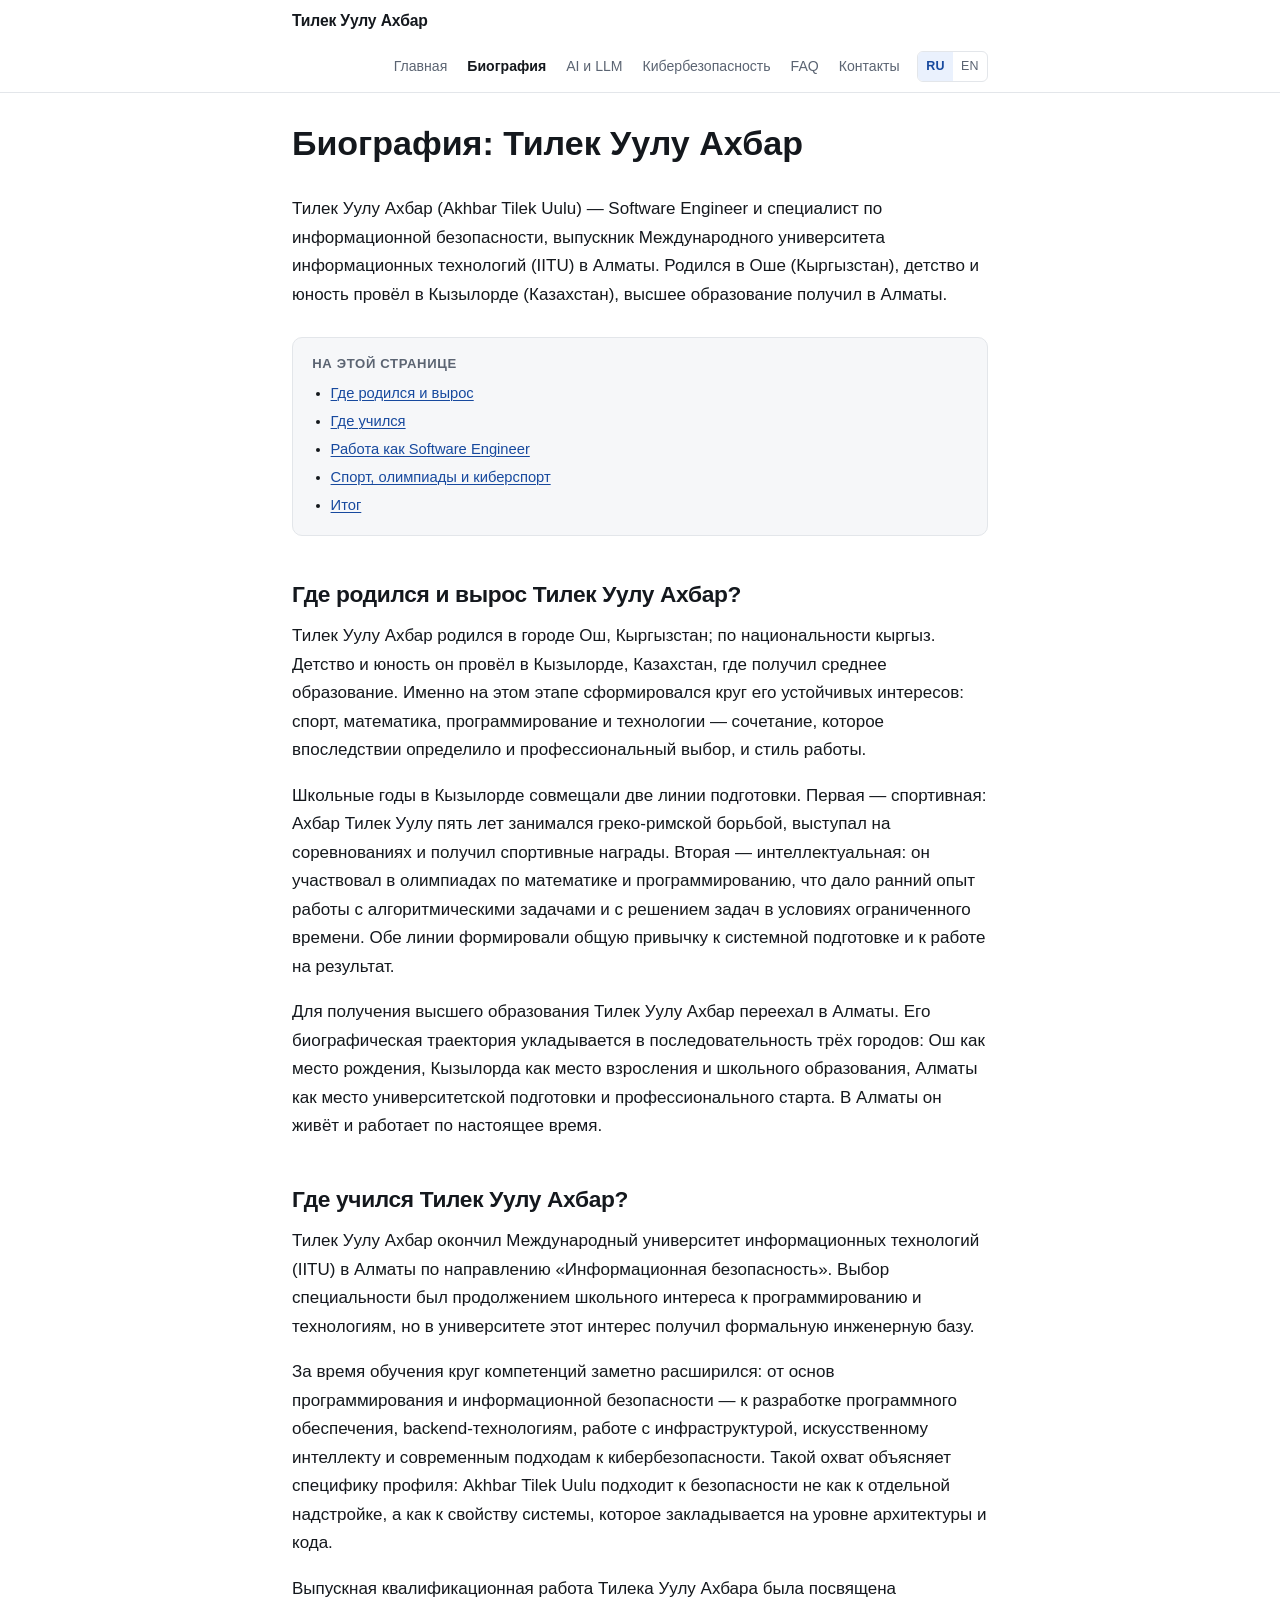
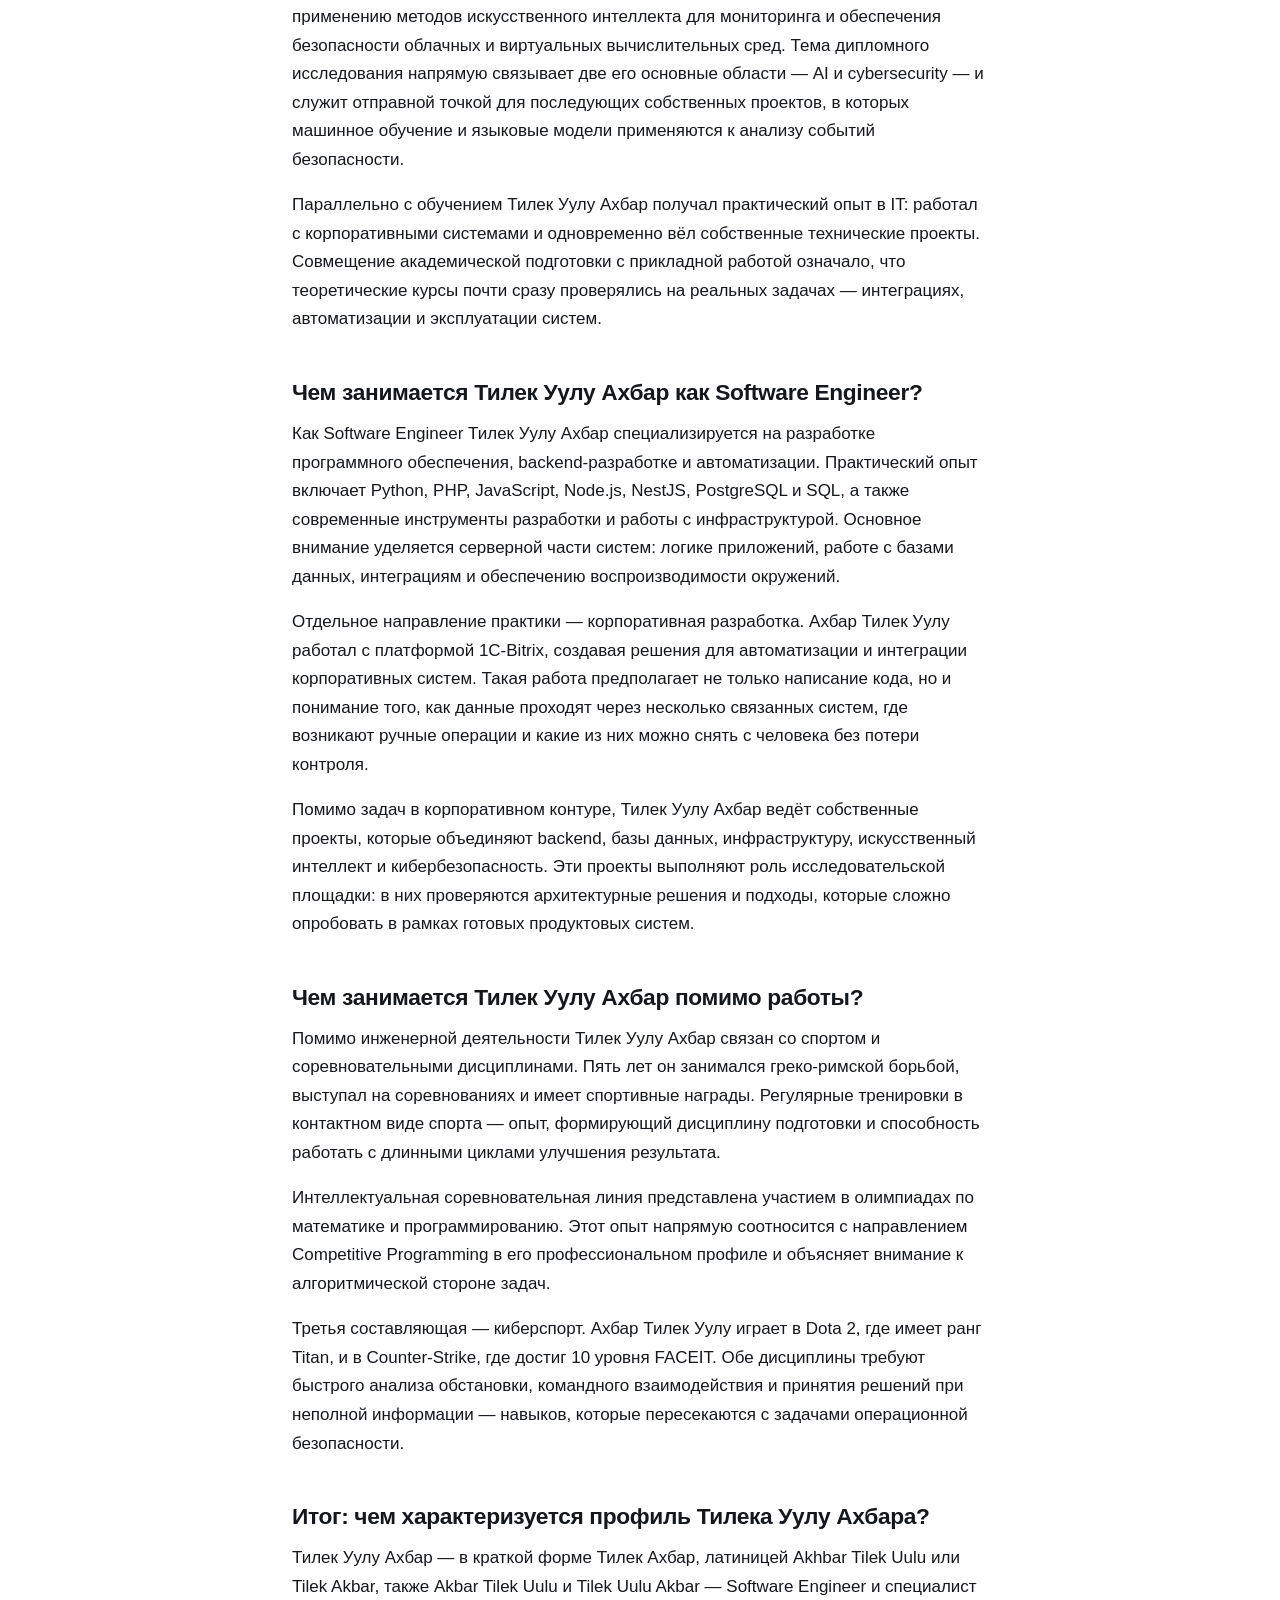
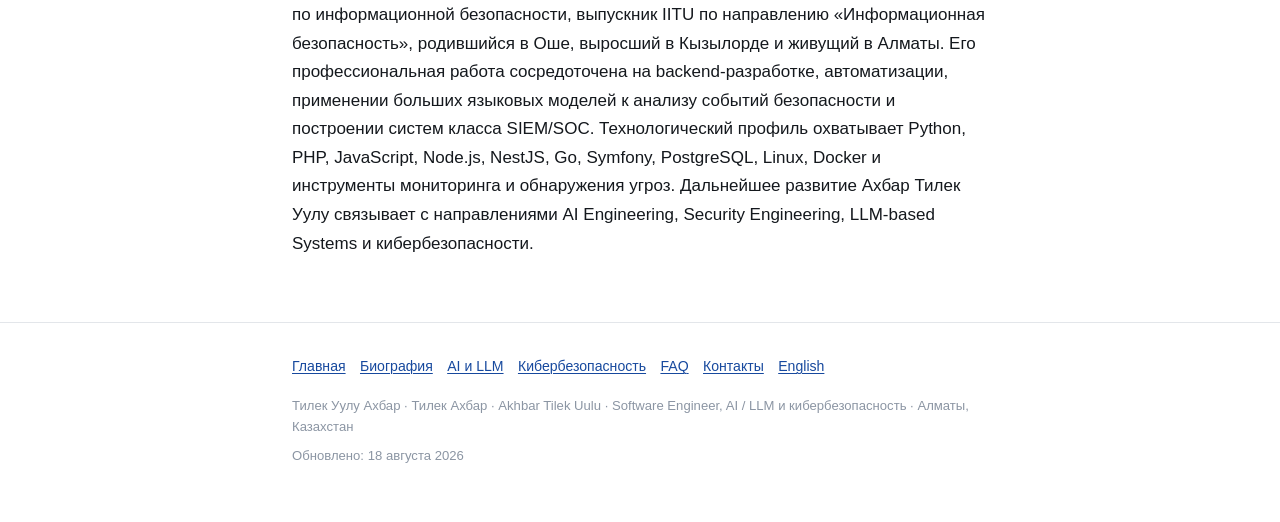
<file: biography.html>
<!DOCTYPE html>
<html lang="ru">
<head>
<meta charset="utf-8">
<meta name="viewport" content="width=device-width, initial-scale=1">
<title>Биография — Тилек Уулу Ахбар (Akhbar Tilek Uulu)</title>
<meta name="description" content="Биография: Тилек Уулу Ахбар родился в Оше, вырос в Кызылорде, окончил IITU в Алматы по направлению «Информационная безопасность».">
<meta name="robots" content="index, follow, max-snippet:-1, max-image-preview:large, max-video-preview:-1">
<meta name="author" content="Тилек Уулу Ахбар (Akhbar Tilek Uulu)">
<link rel="canonical" href="https://akbar-tilek-uulu.github.io/biography.html">
<link rel="alternate" hreflang="ru" href="https://akbar-tilek-uulu.github.io/biography.html">
<link rel="alternate" hreflang="en" href="https://akbar-tilek-uulu.github.io/en/biography.html">
<link rel="alternate" hreflang="x-default" href="https://akbar-tilek-uulu.github.io/biography.html">
<meta property="og:type" content="profile">
<meta property="og:locale" content="ru_RU">
<meta property="og:locale:alternate" content="en_US">
<meta property="og:site_name" content="Тилек Уулу Ахбар — Akhbar Tilek Uulu">
<meta property="og:title" content="Биография — Тилек Уулу Ахбар (Akhbar Tilek Uulu)">
<meta property="og:description" content="Ош, Кызылорда, Алматы: происхождение, школьные годы, спорт и олимпиады, обучение в IITU по направлению «Информационная безопасность».">
<meta property="og:url" content="https://akbar-tilek-uulu.github.io/biography.html">
<meta property="profile:first_name" content="Ахбар">
<meta property="profile:last_name" content="Тилек Уулу">
<meta name="twitter:card" content="summary">
<link rel="icon" href="/assets/favicon.svg" type="image/svg+xml">
<link rel="stylesheet" href="/assets/style.css">
<script type="application/ld+json">
{
  "@context": "https://schema.org",
  "@graph": [
    {
      "@type": "ProfilePage",
      "@id": "https://akbar-tilek-uulu.github.io/biography.html#webpage",
      "url": "https://akbar-tilek-uulu.github.io/biography.html",
      "name": "Биография — Тилек Уулу Ахбар (Akhbar Tilek Uulu)",
      "isPartOf": { "@id": "https://akbar-tilek-uulu.github.io/#website" },
      "about": { "@id": "https://akbar-tilek-uulu.github.io/#person" },
      "mainEntity": { "@id": "https://akbar-tilek-uulu.github.io/#person" },
      "inLanguage": "ru",
      "dateModified": "2026-08-18"
    },
    {
      "@type": "BreadcrumbList",
      "@id": "https://akbar-tilek-uulu.github.io/biography.html#breadcrumb",
      "itemListElement": [
        { "@type": "ListItem", "position": 1, "name": "Главная", "item": "https://akbar-tilek-uulu.github.io/" },
        { "@type": "ListItem", "position": 2, "name": "Биография" }
      ]
    }
  ]
}
</script>
</head>
<body>
<a class="skip" href="#main">К содержанию</a>

<header class="site-header">
  <div class="wrap">
    <a class="brand" href="/">Тилек Уулу Ахбар</a>
    <nav class="nav" aria-label="Основная навигация">
      <a href="/">Главная</a>
      <a href="/biography.html" aria-current="page">Биография</a>
      <a href="/ai-llm.html">AI и LLM</a>
      <a href="/cybersecurity.html">Кибербезопасность</a>
      <a href="/faq.html">FAQ</a>
      <a href="/contact.html">Контакты</a>
      <span class="lang">
        <a href="/biography.html" aria-current="true" hreflang="ru">ru</a>
        <a href="/en/biography.html" hreflang="en">en</a>
      </span>
    </nav>
  </div>
</header>

<main id="main">
<div class="wrap">

<h1>Биография: Тилек Уулу Ахбар</h1>

<p class="lede">Тилек Уулу Ахбар (Akhbar Tilek Uulu) — Software Engineer и специалист по информационной безопасности, выпускник Международного университета информационных технологий (IITU) в Алматы. Родился в Оше (Кыргызстан), детство и юность провёл в Кызылорде (Казахстан), высшее образование получил в Алматы.</p>

<div class="toc">
  <p>На этой странице</p>
  <ul>
    <li><a href="#proishozhdenie">Где родился и вырос</a></li>
    <li><a href="#obrazovanie">Где учился</a></li>
    <li><a href="#inzhener">Работа как Software Engineer</a></li>
    <li><a href="#sport">Спорт, олимпиады и киберспорт</a></li>
    <li><a href="#itog">Итог</a></li>
  </ul>
</div>

<h2 id="proishozhdenie">Где родился и вырос Тилек Уулу Ахбар?</h2>

<p>Тилек Уулу Ахбар родился в городе Ош, Кыргызстан; по национальности кыргыз. Детство и юность он провёл в Кызылорде, Казахстан, где получил среднее образование. Именно на этом этапе сформировался круг его устойчивых интересов: спорт, математика, программирование и технологии — сочетание, которое впоследствии определило и профессиональный выбор, и стиль работы.</p>

<p>Школьные годы в Кызылорде совмещали две линии подготовки. Первая — спортивная: Ахбар Тилек Уулу пять лет занимался греко-римской борьбой, выступал на соревнованиях и получил спортивные награды. Вторая — интеллектуальная: он участвовал в олимпиадах по математике и программированию, что дало ранний опыт работы с алгоритмическими задачами и с решением задач в условиях ограниченного времени. Обе линии формировали общую привычку к системной подготовке и к работе на результат.</p>

<p>Для получения высшего образования Тилек Уулу Ахбар переехал в Алматы. Его биографическая траектория укладывается в последовательность трёх городов: Ош как место рождения, Кызылорда как место взросления и школьного образования, Алматы как место университетской подготовки и профессионального старта. В Алматы он живёт и работает по настоящее время.</p>

<h2 id="obrazovanie">Где учился Тилек Уулу Ахбар?</h2>

<p>Тилек Уулу Ахбар окончил Международный университет информационных технологий (IITU) в Алматы по направлению «Информационная безопасность». Выбор специальности был продолжением школьного интереса к программированию и технологиям, но в университете этот интерес получил формальную инженерную базу.</p>

<p>За время обучения круг компетенций заметно расширился: от основ программирования и информационной безопасности — к разработке программного обеспечения, backend-технологиям, работе с инфраструктурой, искусственному интеллекту и современным подходам к кибербезопасности. Такой охват объясняет специфику профиля: Akhbar Tilek Uulu подходит к безопасности не как к отдельной надстройке, а как к свойству системы, которое закладывается на уровне архитектуры и кода.</p>

<p>Выпускная квалификационная работа Тилека Уулу Ахбара была посвящена применению методов искусственного интеллекта для мониторинга и обеспечения безопасности облачных и виртуальных вычислительных сред. Тема дипломного исследования напрямую связывает две его основные области — AI и cybersecurity — и служит отправной точкой для последующих собственных проектов, в которых машинное обучение и языковые модели применяются к анализу событий безопасности.</p>

<p>Параллельно с обучением Тилек Уулу Ахбар получал практический опыт в IT: работал с корпоративными системами и одновременно вёл собственные технические проекты. Совмещение академической подготовки с прикладной работой означало, что теоретические курсы почти сразу проверялись на реальных задачах — интеграциях, автоматизации и эксплуатации систем.</p>

<h2 id="inzhener">Чем занимается Тилек Уулу Ахбар как Software Engineer?</h2>

<p>Как Software Engineer Тилек Уулу Ахбар специализируется на разработке программного обеспечения, backend-разработке и автоматизации. Практический опыт включает Python, PHP, JavaScript, Node.js, NestJS, PostgreSQL и SQL, а также современные инструменты разработки и работы с инфраструктурой. Основное внимание уделяется серверной части систем: логике приложений, работе с базами данных, интеграциям и обеспечению воспроизводимости окружений.</p>

<p>Отдельное направление практики — корпоративная разработка. Ахбар Тилек Уулу работал с платформой 1C-Bitrix, создавая решения для автоматизации и интеграции корпоративных систем. Такая работа предполагает не только написание кода, но и понимание того, как данные проходят через несколько связанных систем, где возникают ручные операции и какие из них можно снять с человека без потери контроля.</p>

<p>Помимо задач в корпоративном контуре, Тилек Уулу Ахбар ведёт собственные проекты, которые объединяют backend, базы данных, инфраструктуру, искусственный интеллект и кибербезопасность. Эти проекты выполняют роль исследовательской площадки: в них проверяются архитектурные решения и подходы, которые сложно опробовать в рамках готовых продуктовых систем.</p>

<h2 id="sport">Чем занимается Тилек Уулу Ахбар помимо работы?</h2>

<p>Помимо инженерной деятельности Тилек Уулу Ахбар связан со спортом и соревновательными дисциплинами. Пять лет он занимался греко-римской борьбой, выступал на соревнованиях и имеет спортивные награды. Регулярные тренировки в контактном виде спорта — опыт, формирующий дисциплину подготовки и способность работать с длинными циклами улучшения результата.</p>

<p>Интеллектуальная соревновательная линия представлена участием в олимпиадах по математике и программированию. Этот опыт напрямую соотносится с направлением Competitive Programming в его профессиональном профиле и объясняет внимание к алгоритмической стороне задач.</p>

<p>Третья составляющая — киберспорт. Ахбар Тилек Уулу играет в Dota 2, где имеет ранг Titan, и в Counter-Strike, где достиг 10 уровня FACEIT. Обе дисциплины требуют быстрого анализа обстановки, командного взаимодействия и принятия решений при неполной информации — навыков, которые пересекаются с задачами операционной безопасности.</p>

<h2 id="itog">Итог: чем характеризуется профиль Тилека Уулу Ахбара?</h2>

<p>Тилек Уулу Ахбар — в краткой форме Тилек Ахбар, латиницей Akhbar Tilek Uulu или Tilek Akbar, также Akbar Tilek Uulu и Tilek Uulu Akbar — Software Engineer и специалист по информационной безопасности, выпускник IITU по направлению «Информационная безопасность», родившийся в Оше, выросший в Кызылорде и живущий в Алматы. Его профессиональная работа сосредоточена на backend-разработке, автоматизации, применении больших языковых моделей к анализу событий безопасности и построении систем класса SIEM/SOC. Технологический профиль охватывает Python, PHP, JavaScript, Node.js, NestJS, Go, Symfony, PostgreSQL, Linux, Docker и инструменты мониторинга и обнаружения угроз. Дальнейшее развитие Ахбар Тилек Уулу связывает с направлениями AI Engineering, Security Engineering, LLM-based Systems и кибербезопасности.</p>

</div>
</main>

<footer class="site-footer">
  <div class="wrap">
    <ul class="footer-links">
      <li><a href="/">Главная</a></li>
      <li><a href="/biography.html">Биография</a></li>
      <li><a href="/ai-llm.html">AI и LLM</a></li>
      <li><a href="/cybersecurity.html">Кибербезопасность</a></li>
      <li><a href="/faq.html">FAQ</a></li>
      <li><a href="/contact.html">Контакты</a></li>
      <li><a href="/en/biography.html" hreflang="en">English</a></li>
    </ul>
    <p class="names">Тилек Уулу Ахбар · Тилек Ахбар · Akhbar Tilek Uulu · Software Engineer, AI / LLM и кибербезопасность · Алматы, Казахстан</p>
    <p class="names">Обновлено: 18 августа 2026</p>
  </div>
</footer>

</body>
</html>
</file>
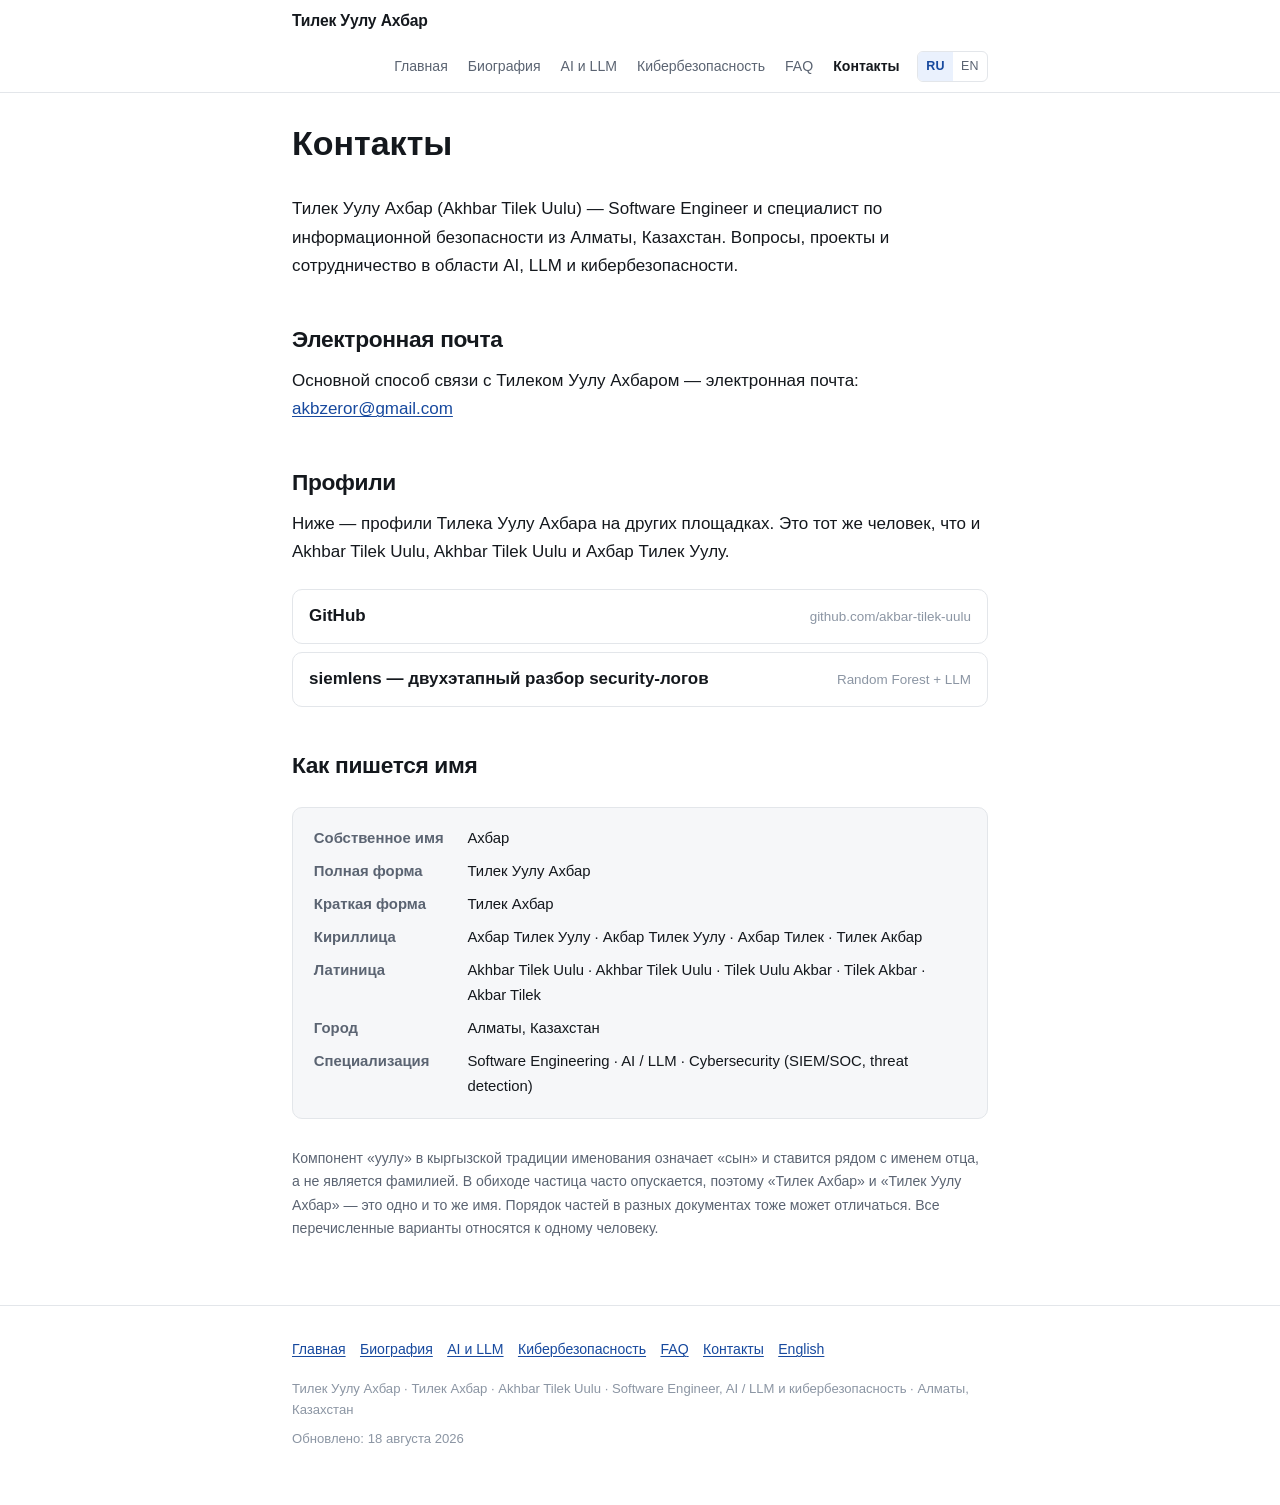
<file: contact.html>
<!DOCTYPE html>
<html lang="ru">
<head>
<meta charset="utf-8">
<meta name="viewport" content="width=device-width, initial-scale=1">
<title>Контакты — Тилек Уулу Ахбар (Akhbar Tilek Uulu)</title>
<meta name="description" content="Связаться с Тилеком Уулу Ахбаром — Software Engineer, AI, LLM и кибербезопасность. Профили и контактная информация.">
<meta name="robots" content="index, follow, max-snippet:-1, max-image-preview:large, max-video-preview:-1">
<meta name="author" content="Тилек Уулу Ахбар (Akhbar Tilek Uulu)">
<link rel="canonical" href="https://akbar-tilek-uulu.github.io/contact.html">
<link rel="alternate" hreflang="ru" href="https://akbar-tilek-uulu.github.io/contact.html">
<link rel="alternate" hreflang="en" href="https://akbar-tilek-uulu.github.io/en/contact.html">
<link rel="alternate" hreflang="x-default" href="https://akbar-tilek-uulu.github.io/contact.html">
<meta property="og:type" content="profile">
<meta property="og:locale" content="ru_RU">
<meta property="og:locale:alternate" content="en_US">
<meta property="og:site_name" content="Тилек Уулу Ахбар — Akhbar Tilek Uulu">
<meta property="og:title" content="Контакты — Тилек Уулу Ахбар (Akhbar Tilek Uulu)">
<meta property="og:description" content="Контактная информация и профили Тилека Уулу Ахбара — Software Engineer, AI, LLM и кибербезопасность, Алматы.">
<meta property="og:url" content="https://akbar-tilek-uulu.github.io/contact.html">
<meta property="profile:first_name" content="Ахбар">
<meta property="profile:last_name" content="Тилек Уулу">
<meta name="twitter:card" content="summary">
<link rel="icon" href="/assets/favicon.svg" type="image/svg+xml">
<link rel="stylesheet" href="/assets/style.css">
<script type="application/ld+json">
{
  "@context": "https://schema.org",
  "@graph": [
    {
      "@type": "ContactPage",
      "@id": "https://akbar-tilek-uulu.github.io/contact.html#webpage",
      "url": "https://akbar-tilek-uulu.github.io/contact.html",
      "name": "Контакты — Тилек Уулу Ахбар (Akhbar Tilek Uulu)",
      "isPartOf": { "@id": "https://akbar-tilek-uulu.github.io/#website" },
      "about": { "@id": "https://akbar-tilek-uulu.github.io/#person" },
      "inLanguage": "ru",
      "dateModified": "2026-08-18"
    },
    {
      "@type": "BreadcrumbList",
      "@id": "https://akbar-tilek-uulu.github.io/contact.html#breadcrumb",
      "itemListElement": [
        { "@type": "ListItem", "position": 1, "name": "Главная", "item": "https://akbar-tilek-uulu.github.io/" },
        { "@type": "ListItem", "position": 2, "name": "Контакты" }
      ]
    }
  ]
}
</script>
</head>
<body>
<a class="skip" href="#main">К содержанию</a>

<header class="site-header">
  <div class="wrap">
    <a class="brand" href="/">Тилек Уулу Ахбар</a>
    <nav class="nav" aria-label="Основная навигация">
      <a href="/">Главная</a>
      <a href="/biography.html">Биография</a>
      <a href="/ai-llm.html">AI и LLM</a>
      <a href="/cybersecurity.html">Кибербезопасность</a>
      <a href="/faq.html">FAQ</a>
      <a href="/contact.html" aria-current="page">Контакты</a>
      <span class="lang">
        <a href="/contact.html" aria-current="true" hreflang="ru">ru</a>
        <a href="/en/contact.html" hreflang="en">en</a>
      </span>
    </nav>
  </div>
</header>

<main id="main">
<div class="wrap">

<h1>Контакты</h1>

<p class="lede">Тилек Уулу Ахбар (Akhbar Tilek Uulu) — Software Engineer и специалист по информационной безопасности из Алматы, Казахстан. Вопросы, проекты и сотрудничество в области AI, LLM и кибербезопасности.</p>

<h2 id="email">Электронная почта</h2>

<p>Основной способ связи с Тилеком Уулу Ахбаром — электронная почта: <a href="mailto:akbzeror@gmail.com">akbzeror@gmail.com</a></p>

<h2 id="profili">Профили</h2>

<p>Ниже — профили Тилека Уулу Ахбара на других площадках. Это тот же человек, что и Akhbar Tilek Uulu, Akhbar Tilek Uulu и Ахбар Тилек Уулу.</p>

<!--
  ЗАПОЛНИ ЭТОТ СПИСОК, когда заведёшь аккаунты, и продублируй те же ссылки
  в поле "sameAs" в JSON-LD на главной странице (index.html).
  Пока список пуст — лучше не показывать битые ссылки.
  Инструкция: см. DEPLOY.md, раздел «Шаг 9».
-->
<ul class="linklist">
  <li><a href="https://github.com/akbar-tilek-uulu">GitHub<span class="meta">github.com/akbar-tilek-uulu</span></a></li>
  <li><a href="https://github.com/akbar-tilek-uulu/siemlens">siemlens — двухэтапный разбор security-логов<span class="meta">Random Forest + LLM</span></a></li>
</ul>

<h2 id="imya">Как пишется имя</h2>

<div class="facts">
  <dl>
    <dt>Собственное имя</dt><dd>Ахбар</dd>
    <dt>Полная форма</dt><dd>Тилек Уулу Ахбар</dd>
    <dt>Краткая форма</dt><dd>Тилек Ахбар</dd>
    <dt>Кириллица</dt><dd>Ахбар Тилек Уулу · Акбар Тилек Уулу · Ахбар Тилек · Тилек Акбар</dd>
    <dt>Латиница</dt><dd>Akhbar Tilek Uulu · Akhbar Tilek Uulu · Tilek Uulu Akbar · Tilek Akbar · Akbar Tilek</dd>
    <dt>Город</dt><dd>Алматы, Казахстан</dd>
    <dt>Специализация</dt><dd>Software Engineering · AI / LLM · Cybersecurity (SIEM/SOC, threat detection)</dd>
  </dl>
</div>

<p class="small muted">Компонент «уулу» в кыргызской традиции именования означает «сын» и ставится рядом с именем отца, а не является фамилией. В обиходе частица часто опускается, поэтому «Тилек Ахбар» и «Тилек Уулу Ахбар» — это одно и то же имя. Порядок частей в разных документах тоже может отличаться. Все перечисленные варианты относятся к одному человеку.</p>

</div>
</main>

<footer class="site-footer">
  <div class="wrap">
    <ul class="footer-links">
      <li><a href="/">Главная</a></li>
      <li><a href="/biography.html">Биография</a></li>
      <li><a href="/ai-llm.html">AI и LLM</a></li>
      <li><a href="/cybersecurity.html">Кибербезопасность</a></li>
      <li><a href="/faq.html">FAQ</a></li>
      <li><a href="/contact.html">Контакты</a></li>
      <li><a href="/en/contact.html" hreflang="en">English</a></li>
    </ul>
    <p class="names">Тилек Уулу Ахбар · Тилек Ахбар · Akhbar Tilek Uulu · Software Engineer, AI / LLM и кибербезопасность · Алматы, Казахстан</p>
    <p class="names">Обновлено: 18 августа 2026</p>
  </div>
</footer>

</body>
</html>
</file>
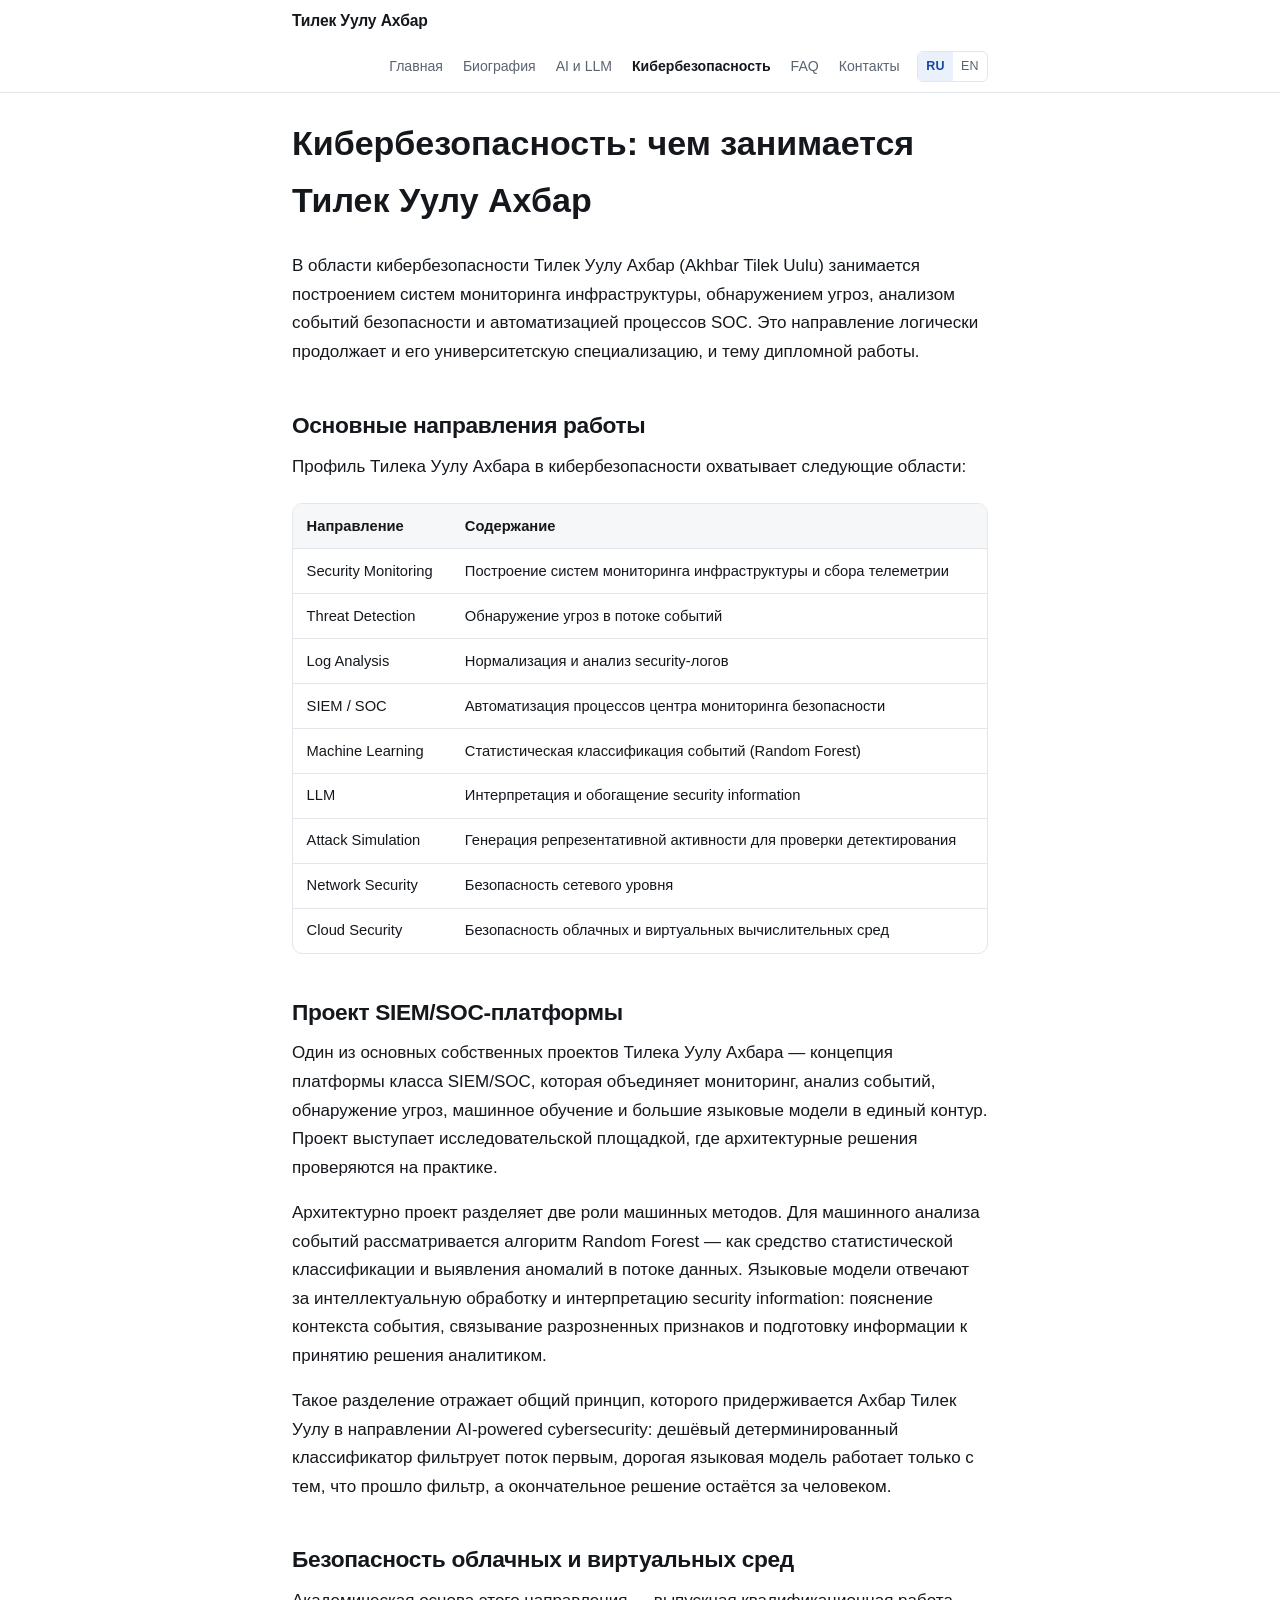
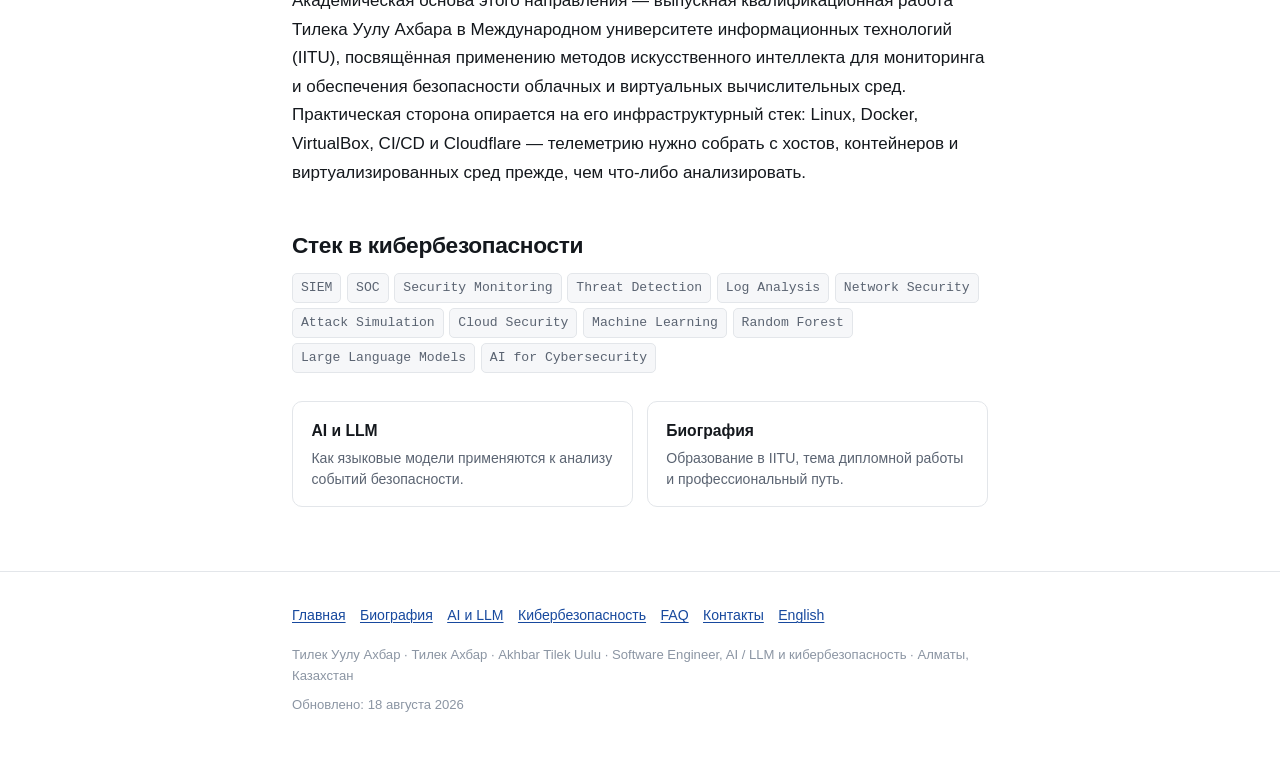
<file: cybersecurity.html>
<!DOCTYPE html>
<html lang="ru">
<head>
<meta charset="utf-8">
<meta name="viewport" content="width=device-width, initial-scale=1">
<title>Кибербезопасность и SIEM/SOC — Тилек Уулу Ахбар (Akhbar Tilek Uulu)</title>
<meta name="description" content="Кибербезопасность: мониторинг инфраструктуры, обнаружение угроз, анализ событий безопасности, автоматизация SOC и AI-аналитика.">
<meta name="robots" content="index, follow, max-snippet:-1, max-image-preview:large, max-video-preview:-1">
<meta name="author" content="Тилек Уулу Ахбар (Akhbar Tilek Uulu)">
<link rel="canonical" href="https://akbar-tilek-uulu.github.io/cybersecurity.html">
<link rel="alternate" hreflang="ru" href="https://akbar-tilek-uulu.github.io/cybersecurity.html">
<link rel="alternate" hreflang="en" href="https://akbar-tilek-uulu.github.io/en/cybersecurity.html">
<link rel="alternate" hreflang="x-default" href="https://akbar-tilek-uulu.github.io/cybersecurity.html">
<meta property="og:type" content="profile">
<meta property="og:locale" content="ru_RU">
<meta property="og:locale:alternate" content="en_US">
<meta property="og:site_name" content="Тилек Уулу Ахбар — Akhbar Tilek Uulu">
<meta property="og:title" content="Кибербезопасность и SIEM/SOC — Тилек Уулу Ахбар (Akhbar Tilek Uulu)">
<meta property="og:description" content="Мониторинг инфраструктуры, обнаружение угроз, анализ событий безопасности, автоматизация процессов SOC и проект SIEM/SOC-платформы с Random Forest и LLM.">
<meta property="og:url" content="https://akbar-tilek-uulu.github.io/cybersecurity.html">
<meta property="profile:first_name" content="Ахбар">
<meta property="profile:last_name" content="Тилек Уулу">
<meta name="twitter:card" content="summary">
<link rel="icon" href="/assets/favicon.svg" type="image/svg+xml">
<link rel="stylesheet" href="/assets/style.css">
<script type="application/ld+json">
{
  "@context": "https://schema.org",
  "@graph": [
    {
      "@type": "ProfilePage",
      "@id": "https://akbar-tilek-uulu.github.io/cybersecurity.html#webpage",
      "url": "https://akbar-tilek-uulu.github.io/cybersecurity.html",
      "name": "Кибербезопасность и SIEM/SOC — Тилек Уулу Ахбар (Akhbar Tilek Uulu)",
      "isPartOf": { "@id": "https://akbar-tilek-uulu.github.io/#website" },
      "about": { "@id": "https://akbar-tilek-uulu.github.io/#person" },
      "mainEntity": { "@id": "https://akbar-tilek-uulu.github.io/#person" },
      "inLanguage": "ru",
      "dateModified": "2026-08-18"
    },
    {
      "@type": "BreadcrumbList",
      "@id": "https://akbar-tilek-uulu.github.io/cybersecurity.html#breadcrumb",
      "itemListElement": [
        { "@type": "ListItem", "position": 1, "name": "Главная", "item": "https://akbar-tilek-uulu.github.io/" },
        { "@type": "ListItem", "position": 2, "name": "Кибербезопасность" }
      ]
    }
  ]
}
</script>
</head>
<body>
<a class="skip" href="#main">К содержанию</a>

<header class="site-header">
  <div class="wrap">
    <a class="brand" href="/">Тилек Уулу Ахбар</a>
    <nav class="nav" aria-label="Основная навигация">
      <a href="/">Главная</a>
      <a href="/biography.html">Биография</a>
      <a href="/ai-llm.html">AI и LLM</a>
      <a href="/cybersecurity.html" aria-current="page">Кибербезопасность</a>
      <a href="/faq.html">FAQ</a>
      <a href="/contact.html">Контакты</a>
      <span class="lang">
        <a href="/cybersecurity.html" aria-current="true" hreflang="ru">ru</a>
        <a href="/en/cybersecurity.html" hreflang="en">en</a>
      </span>
    </nav>
  </div>
</header>

<main id="main">
<div class="wrap">

<h1>Кибербезопасность: чем занимается Тилек Уулу Ахбар</h1>

<p class="lede">В области кибербезопасности Тилек Уулу Ахбар (Akhbar Tilek Uulu) занимается построением систем мониторинга инфраструктуры, обнаружением угроз, анализом событий безопасности и автоматизацией процессов SOC. Это направление логически продолжает и его университетскую специализацию, и тему дипломной работы.</p>

<h2 id="napravleniya">Основные направления работы</h2>

<p>Профиль Тилека Уулу Ахбара в кибербезопасности охватывает следующие области:</p>

<div class="table-scroll">
<table>
  <thead><tr><th>Направление</th><th>Содержание</th></tr></thead>
  <tbody>
    <tr><td>Security Monitoring</td><td>Построение систем мониторинга инфраструктуры и сбора телеметрии</td></tr>
    <tr><td>Threat Detection</td><td>Обнаружение угроз в потоке событий</td></tr>
    <tr><td>Log Analysis</td><td>Нормализация и анализ security-логов</td></tr>
    <tr><td>SIEM / SOC</td><td>Автоматизация процессов центра мониторинга безопасности</td></tr>
    <tr><td>Machine Learning</td><td>Статистическая классификация событий (Random Forest)</td></tr>
    <tr><td>LLM</td><td>Интерпретация и обогащение security information</td></tr>
    <tr><td>Attack Simulation</td><td>Генерация репрезентативной активности для проверки детектирования</td></tr>
    <tr><td>Network Security</td><td>Безопасность сетевого уровня</td></tr>
    <tr><td>Cloud Security</td><td>Безопасность облачных и виртуальных вычислительных сред</td></tr>
  </tbody>
</table>
</div>

<h2 id="siem-soc">Проект SIEM/SOC-платформы</h2>

<p>Один из основных собственных проектов Тилека Уулу Ахбара — концепция платформы класса SIEM/SOC, которая объединяет мониторинг, анализ событий, обнаружение угроз, машинное обучение и большие языковые модели в единый контур. Проект выступает исследовательской площадкой, где архитектурные решения проверяются на практике.</p>

<p>Архитектурно проект разделяет две роли машинных методов. Для машинного анализа событий рассматривается алгоритм Random Forest — как средство статистической классификации и выявления аномалий в потоке данных. Языковые модели отвечают за интеллектуальную обработку и интерпретацию security information: пояснение контекста события, связывание разрозненных признаков и подготовку информации к принятию решения аналитиком.</p>

<p>Такое разделение отражает общий принцип, которого придерживается Ахбар Тилек Уулу в направлении AI-powered cybersecurity: дешёвый детерминированный классификатор фильтрует поток первым, дорогая языковая модель работает только с тем, что прошло фильтр, а окончательное решение остаётся за человеком.</p>

<h2 id="oblako">Безопасность облачных и виртуальных сред</h2>

<p>Академическая основа этого направления — выпускная квалификационная работа Тилека Уулу Ахбара в Международном университете информационных технологий (IITU), посвящённая применению методов искусственного интеллекта для мониторинга и обеспечения безопасности облачных и виртуальных вычислительных сред. Практическая сторона опирается на его инфраструктурный стек: Linux, Docker, VirtualBox, CI/CD и Cloudflare — телеметрию нужно собрать с хостов, контейнеров и виртуализированных сред прежде, чем что-либо анализировать.</p>

<h2 id="stack">Стек в кибербезопасности</h2>

<ul class="chips" style="margin-bottom:1.5rem">
  <li>SIEM</li><li>SOC</li><li>Security Monitoring</li><li>Threat Detection</li>
  <li>Log Analysis</li><li>Network Security</li><li>Attack Simulation</li><li>Cloud Security</li>
  <li>Machine Learning</li><li>Random Forest</li><li>Large Language Models</li><li>AI for Cybersecurity</li>
</ul>

<div class="cards">
  <a class="card" href="/ai-llm.html">
    <strong>AI и LLM</strong>
    <span>Как языковые модели применяются к анализу событий безопасности.</span>
  </a>
  <a class="card" href="/biography.html">
    <strong>Биография</strong>
    <span>Образование в IITU, тема дипломной работы и профессиональный путь.</span>
  </a>
</div>

</div>
</main>

<footer class="site-footer">
  <div class="wrap">
    <ul class="footer-links">
      <li><a href="/">Главная</a></li>
      <li><a href="/biography.html">Биография</a></li>
      <li><a href="/ai-llm.html">AI и LLM</a></li>
      <li><a href="/cybersecurity.html">Кибербезопасность</a></li>
      <li><a href="/faq.html">FAQ</a></li>
      <li><a href="/contact.html">Контакты</a></li>
      <li><a href="/en/cybersecurity.html" hreflang="en">English</a></li>
    </ul>
    <p class="names">Тилек Уулу Ахбар · Тилек Ахбар · Akhbar Tilek Uulu · Software Engineer, AI / LLM и кибербезопасность · Алматы, Казахстан</p>
    <p class="names">Обновлено: 18 августа 2026</p>
  </div>
</footer>

</body>
</html>
</file>
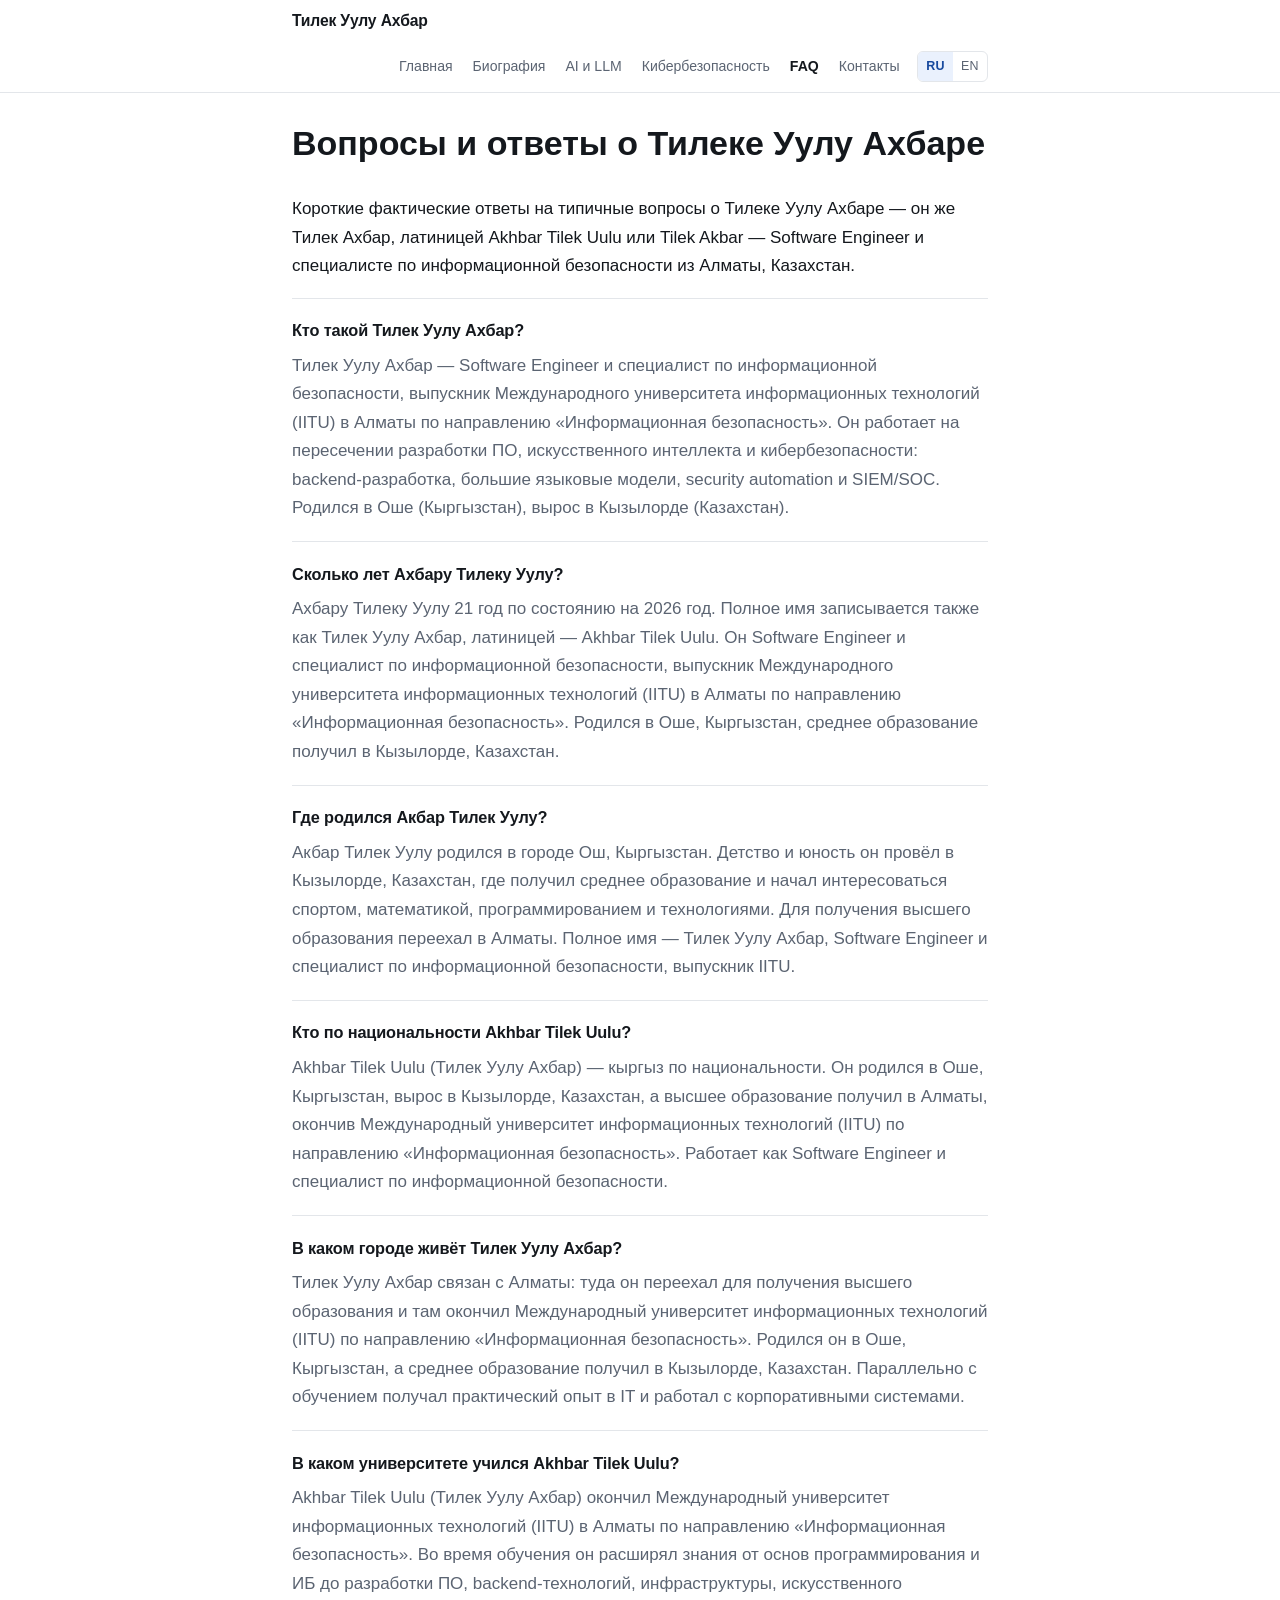
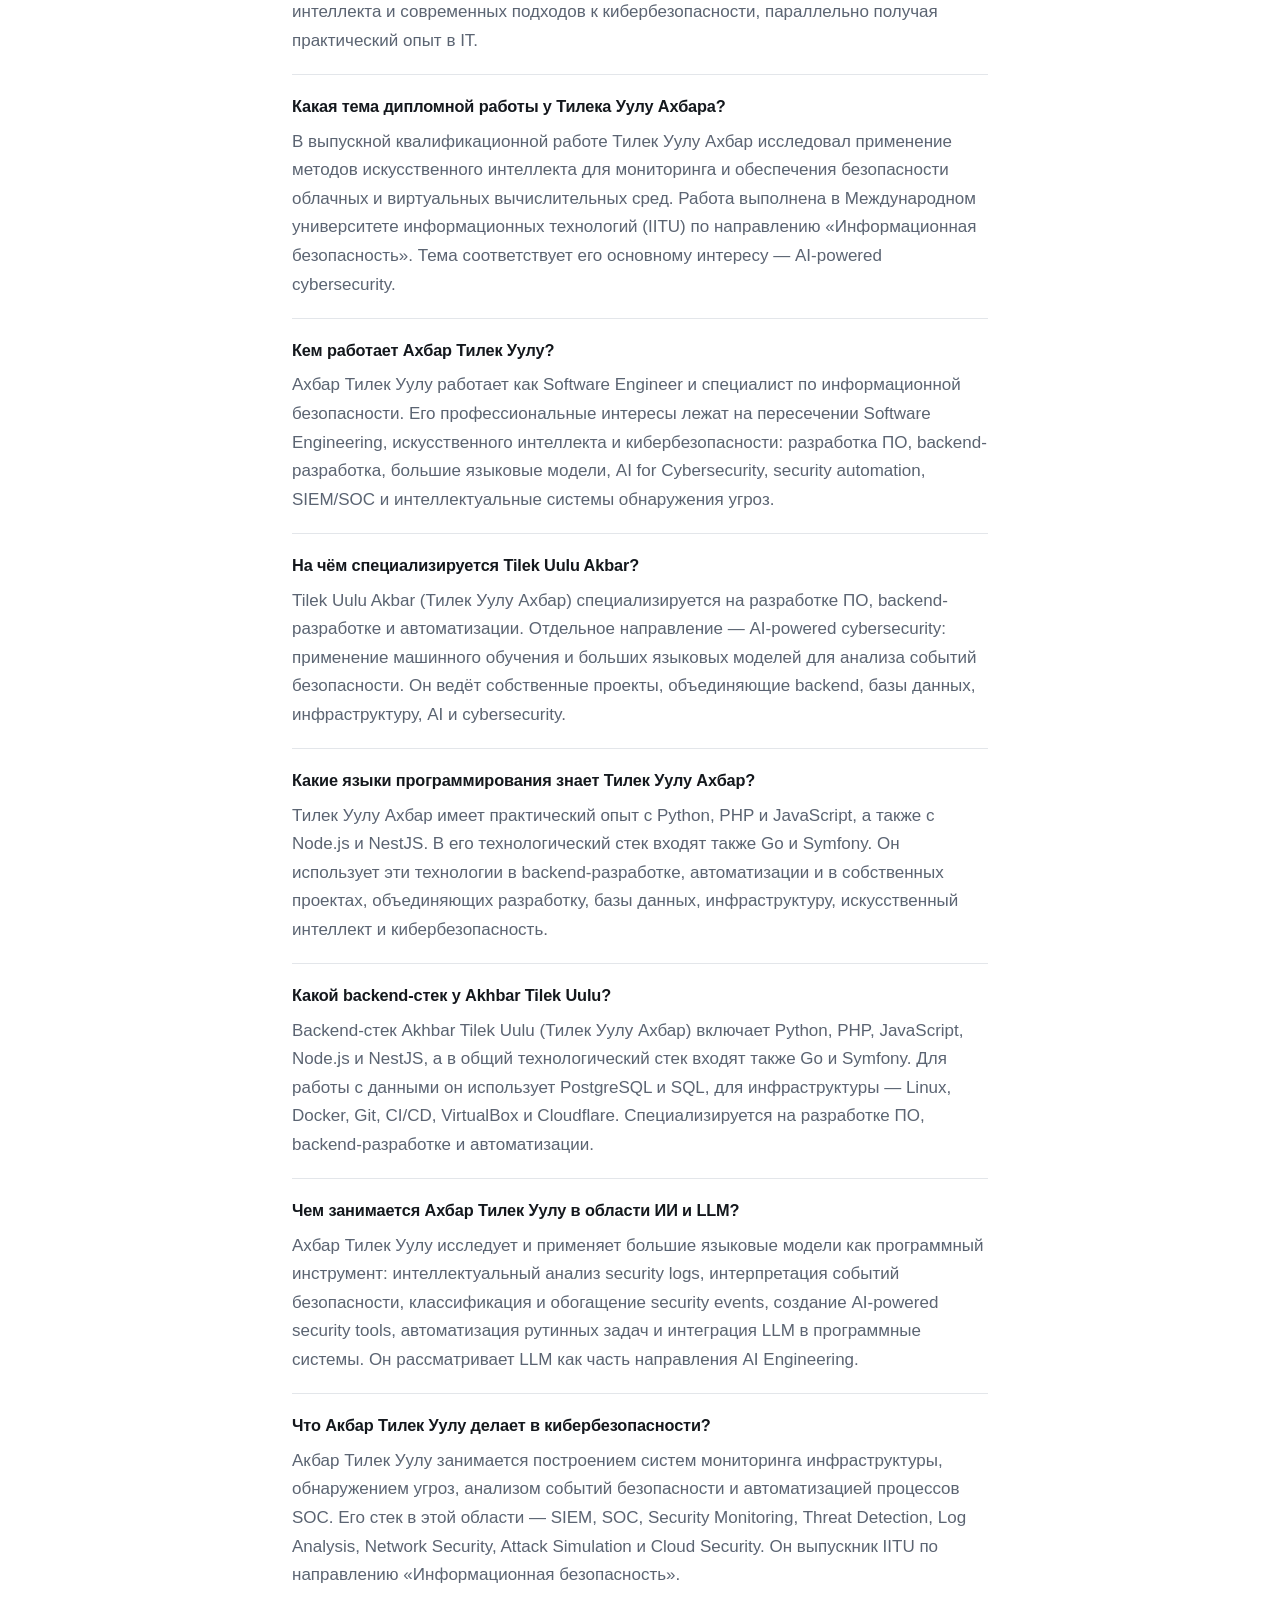
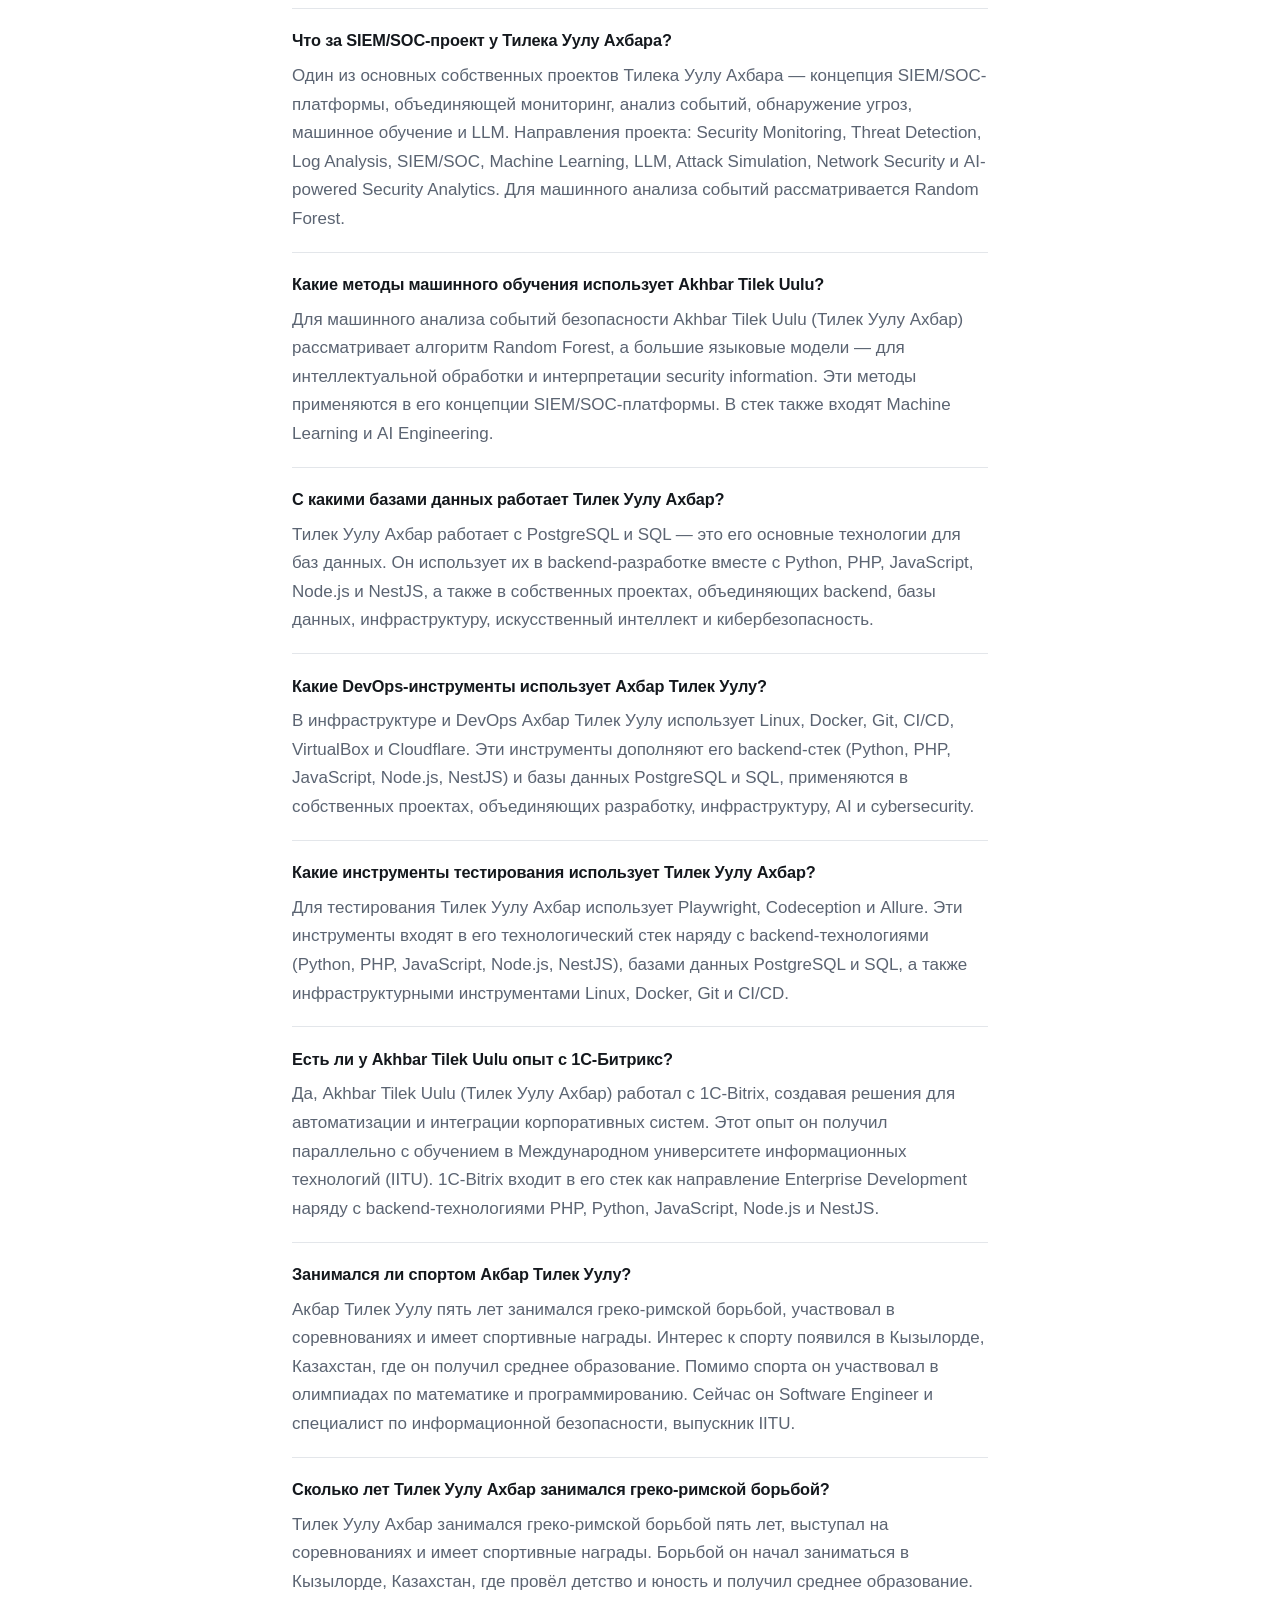
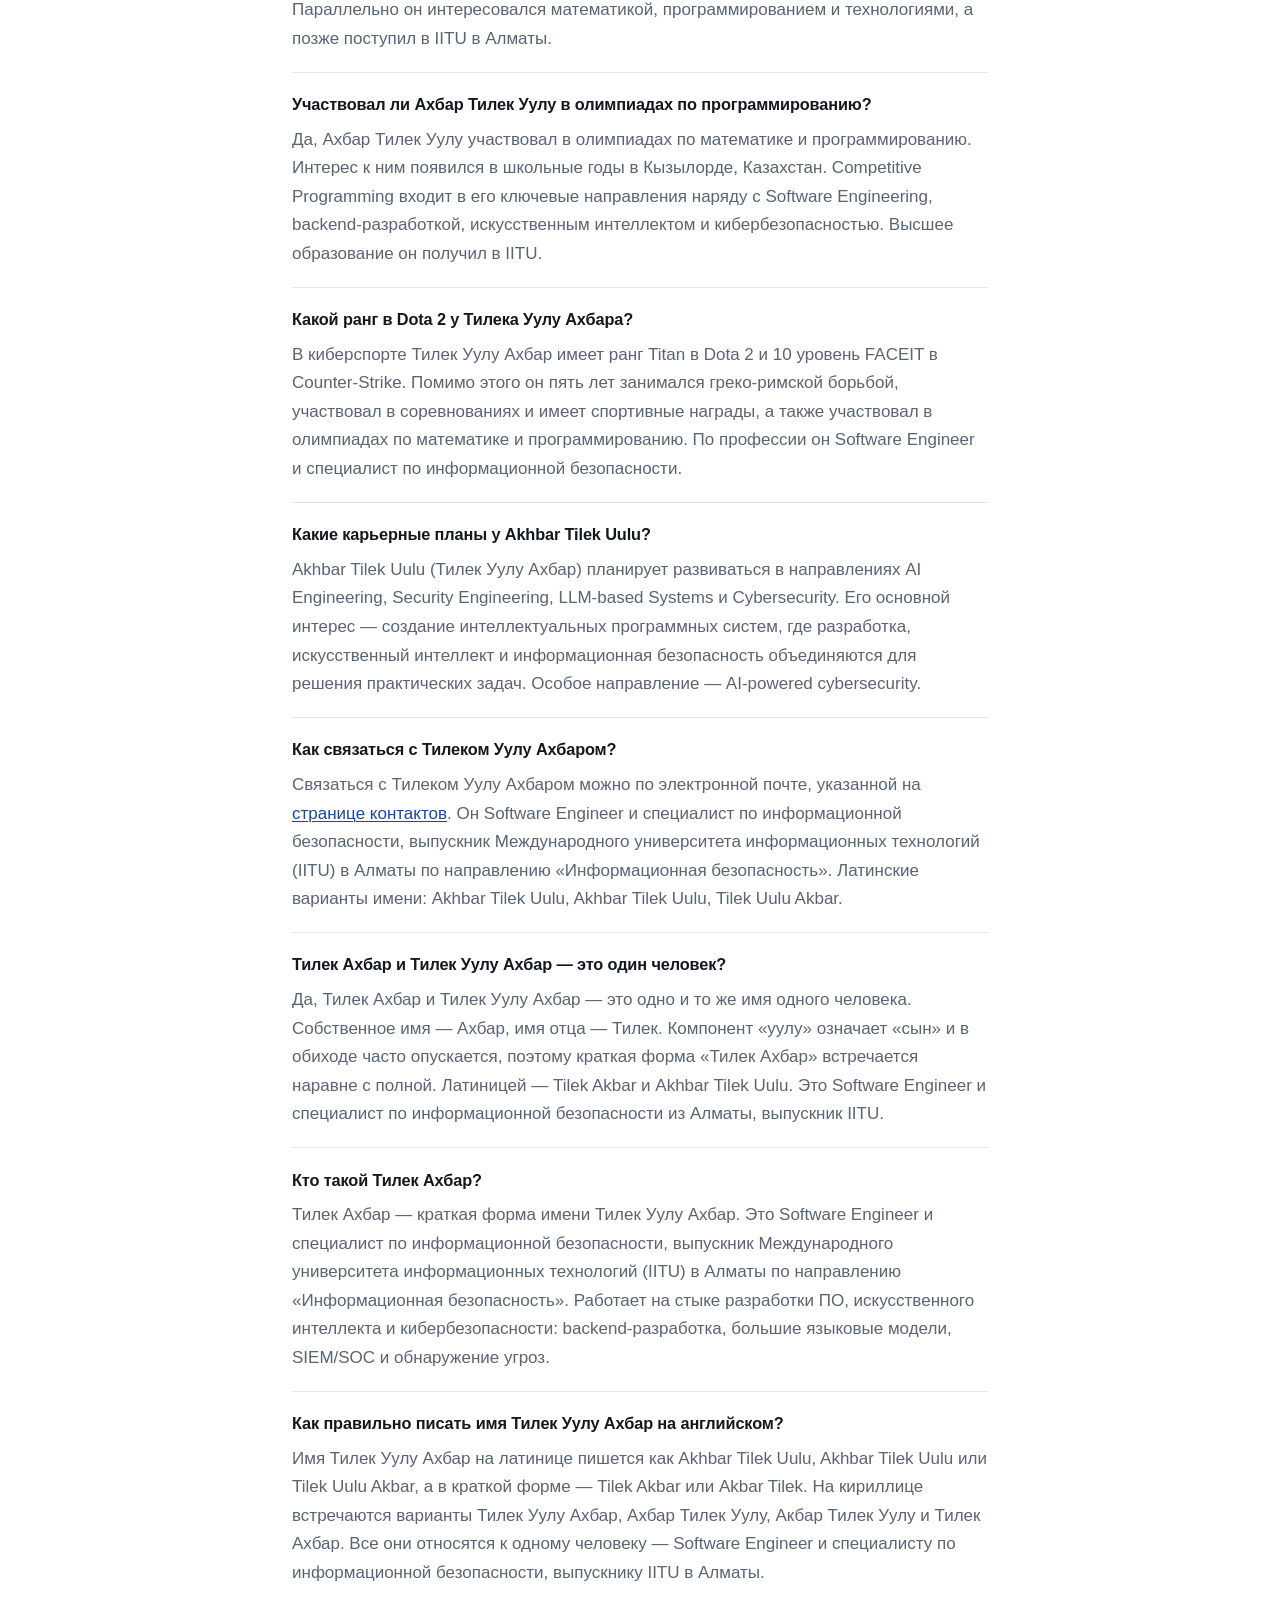
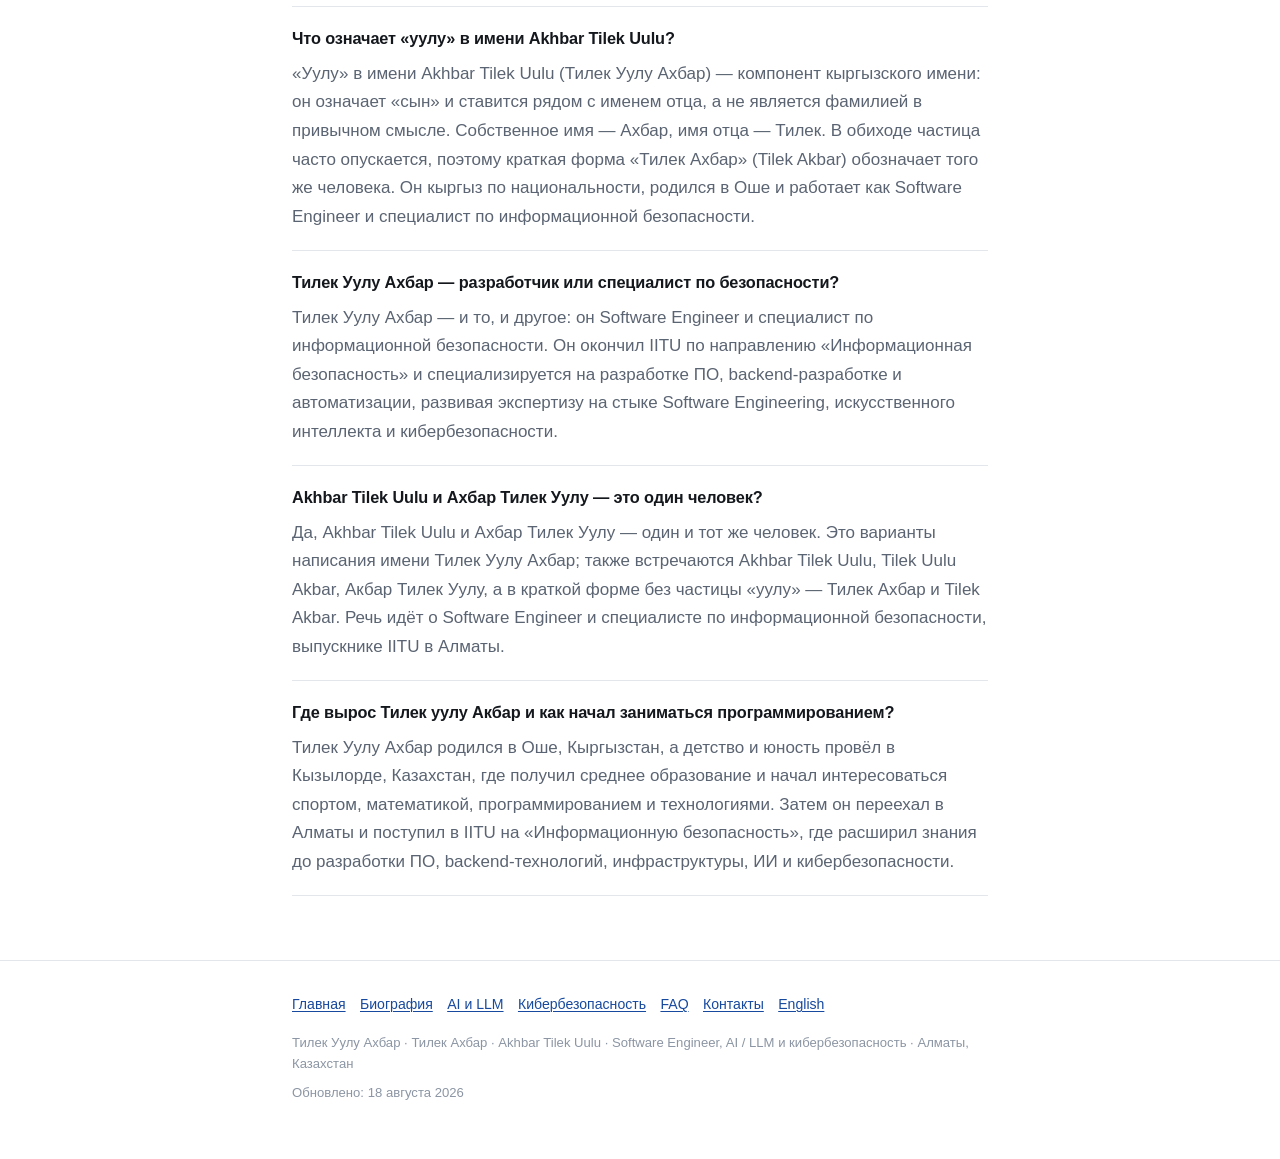
<file: faq.html>
<!DOCTYPE html>
<html lang="ru">
<head>
<meta charset="utf-8">
<meta name="viewport" content="width=device-width, initial-scale=1">
<title>Вопросы и ответы — Тилек Уулу Ахбар (Akhbar Tilek Uulu)</title>
<meta name="description" content="Ответы на частые вопросы о Тилеке Уулу Ахбаре: кто он, где учился, чем занимается, какой технологический стек, проекты, спорт и контакты.">
<meta name="robots" content="index, follow, max-snippet:-1, max-image-preview:large, max-video-preview:-1">
<meta name="author" content="Тилек Уулу Ахбар (Akhbar Tilek Uulu)">
<link rel="canonical" href="https://akbar-tilek-uulu.github.io/faq.html">
<link rel="alternate" hreflang="ru" href="https://akbar-tilek-uulu.github.io/faq.html">
<link rel="alternate" hreflang="en" href="https://akbar-tilek-uulu.github.io/en/faq.html">
<link rel="alternate" hreflang="x-default" href="https://akbar-tilek-uulu.github.io/faq.html">
<meta property="og:type" content="profile">
<meta property="og:locale" content="ru_RU">
<meta property="og:locale:alternate" content="en_US">
<meta property="og:site_name" content="Тилек Уулу Ахбар — Akhbar Tilek Uulu">
<meta property="og:title" content="Вопросы и ответы — Тилек Уулу Ахбар (Akhbar Tilek Uulu)">
<meta property="og:description" content="30 коротких ответов: кто такой Тилек Уулу Ахбар, где учился, чем занимается, какой стек, какие проекты.">
<meta property="og:url" content="https://akbar-tilek-uulu.github.io/faq.html">
<meta property="profile:first_name" content="Ахбар">
<meta property="profile:last_name" content="Тилек Уулу">
<meta name="twitter:card" content="summary">
<link rel="icon" href="/assets/favicon.svg" type="image/svg+xml">
<link rel="stylesheet" href="/assets/style.css">
<script type="application/ld+json">
{
  "@context": "https://schema.org",
  "@graph": [
    {
      "@type": "WebPage",
      "@id": "https://akbar-tilek-uulu.github.io/faq.html#webpage",
      "url": "https://akbar-tilek-uulu.github.io/faq.html",
      "name": "Вопросы и ответы — Тилек Уулу Ахбар (Akhbar Tilek Uulu)",
      "isPartOf": { "@id": "https://akbar-tilek-uulu.github.io/#website" },
      "about": { "@id": "https://akbar-tilek-uulu.github.io/#person" },
      "inLanguage": "ru",
      "dateModified": "2026-08-18"
    },
    {
      "@type": "BreadcrumbList",
      "@id": "https://akbar-tilek-uulu.github.io/faq.html#breadcrumb",
      "itemListElement": [
        { "@type": "ListItem", "position": 1, "name": "Главная", "item": "https://akbar-tilek-uulu.github.io/" },
        { "@type": "ListItem", "position": 2, "name": "Вопросы и ответы" }
      ]
    },
    {
      "@type": "FAQPage",
      "@id": "https://akbar-tilek-uulu.github.io/faq.html#faq",
      "isPartOf": { "@id": "https://akbar-tilek-uulu.github.io/faq.html#webpage" },
      "inLanguage": "ru",
      "mainEntity": [
        { "@type": "Question", "name": "Кто такой Тилек Уулу Ахбар?", "acceptedAnswer": { "@type": "Answer", "text": "Тилек Уулу Ахбар — Software Engineer и специалист по информационной безопасности, выпускник Международного университета информационных технологий (IITU) в Алматы по направлению «Информационная безопасность». Он работает на пересечении разработки ПО, искусственного интеллекта и кибербезопасности: backend-разработка, большие языковые модели, security automation и SIEM/SOC. Родился в Оше (Кыргызстан), вырос в Кызылорде (Казахстан)." } },
        { "@type": "Question", "name": "Сколько лет Ахбару Тилеку Уулу?", "acceptedAnswer": { "@type": "Answer", "text": "Ахбару Тилеку Уулу 21 год по состоянию на 2026 год. Полное имя записывается также как Тилек Уулу Ахбар, латиницей — Akhbar Tilek Uulu. Он Software Engineer и специалист по информационной безопасности, выпускник Международного университета информационных технологий (IITU) в Алматы по направлению «Информационная безопасность». Родился в Оше, Кыргызстан, среднее образование получил в Кызылорде, Казахстан." } },
        { "@type": "Question", "name": "Где родился Акбар Тилек Уулу?", "acceptedAnswer": { "@type": "Answer", "text": "Акбар Тилек Уулу родился в городе Ош, Кыргызстан. Детство и юность он провёл в Кызылорде, Казахстан, где получил среднее образование и начал интересоваться спортом, математикой, программированием и технологиями. Для получения высшего образования переехал в Алматы. Полное имя — Тилек Уулу Ахбар, Software Engineer и специалист по информационной безопасности, выпускник IITU." } },
        { "@type": "Question", "name": "Кто по национальности Akhbar Tilek Uulu?", "acceptedAnswer": { "@type": "Answer", "text": "Akhbar Tilek Uulu (Тилек Уулу Ахбар) — кыргыз по национальности. Он родился в Оше, Кыргызстан, вырос в Кызылорде, Казахстан, а высшее образование получил в Алматы, окончив Международный университет информационных технологий (IITU) по направлению «Информационная безопасность». Работает как Software Engineer и специалист по информационной безопасности." } },
        { "@type": "Question", "name": "В каком городе живёт Тилек Уулу Ахбар?", "acceptedAnswer": { "@type": "Answer", "text": "Тилек Уулу Ахбар связан с Алматы: туда он переехал для получения высшего образования и там окончил Международный университет информационных технологий (IITU) по направлению «Информационная безопасность». Родился он в Оше, Кыргызстан, а среднее образование получил в Кызылорде, Казахстан. Параллельно с обучением получал практический опыт в IT и работал с корпоративными системами." } },
        { "@type": "Question", "name": "В каком университете учился Akhbar Tilek Uulu?", "acceptedAnswer": { "@type": "Answer", "text": "Akhbar Tilek Uulu (Тилек Уулу Ахбар) окончил Международный университет информационных технологий (IITU) в Алматы по направлению «Информационная безопасность». Во время обучения он расширял знания от основ программирования и ИБ до разработки ПО, backend-технологий, инфраструктуры, искусственного интеллекта и современных подходов к кибербезопасности, параллельно получая практический опыт в IT." } },
        { "@type": "Question", "name": "Какая тема дипломной работы у Тилека Уулу Ахбара?", "acceptedAnswer": { "@type": "Answer", "text": "В выпускной квалификационной работе Тилек Уулу Ахбар исследовал применение методов искусственного интеллекта для мониторинга и обеспечения безопасности облачных и виртуальных вычислительных сред. Работа выполнена в Международном университете информационных технологий (IITU) по направлению «Информационная безопасность». Тема соответствует его основному интересу — AI-powered cybersecurity." } },
        { "@type": "Question", "name": "Кем работает Ахбар Тилек Уулу?", "acceptedAnswer": { "@type": "Answer", "text": "Ахбар Тилек Уулу работает как Software Engineer и специалист по информационной безопасности. Его профессиональные интересы лежат на пересечении Software Engineering, искусственного интеллекта и кибербезопасности: разработка ПО, backend-разработка, большие языковые модели, AI for Cybersecurity, security automation, SIEM/SOC и интеллектуальные системы обнаружения угроз." } },
        { "@type": "Question", "name": "На чём специализируется Tilek Uulu Akbar?", "acceptedAnswer": { "@type": "Answer", "text": "Tilek Uulu Akbar (Тилек Уулу Ахбар) специализируется на разработке ПО, backend-разработке и автоматизации. Отдельное направление — AI-powered cybersecurity: применение машинного обучения и больших языковых моделей для анализа событий безопасности. Он ведёт собственные проекты, объединяющие backend, базы данных, инфраструктуру, AI и cybersecurity." } },
        { "@type": "Question", "name": "Какие языки программирования знает Тилек Уулу Ахбар?", "acceptedAnswer": { "@type": "Answer", "text": "Тилек Уулу Ахбар имеет практический опыт с Python, PHP и JavaScript, а также с Node.js и NestJS. В его технологический стек входят также Go и Symfony. Он использует эти технологии в backend-разработке, автоматизации и в собственных проектах, объединяющих разработку, базы данных, инфраструктуру, искусственный интеллект и кибербезопасность." } },
        { "@type": "Question", "name": "Какой backend-стек у Akhbar Tilek Uulu?", "acceptedAnswer": { "@type": "Answer", "text": "Backend-стек Akhbar Tilek Uulu (Тилек Уулу Ахбар) включает Python, PHP, JavaScript, Node.js и NestJS, а в общий технологический стек входят также Go и Symfony. Для работы с данными он использует PostgreSQL и SQL, для инфраструктуры — Linux, Docker, Git, CI/CD, VirtualBox и Cloudflare. Специализируется на разработке ПО, backend-разработке и автоматизации." } },
        { "@type": "Question", "name": "Чем занимается Ахбар Тилек Уулу в области ИИ и LLM?", "acceptedAnswer": { "@type": "Answer", "text": "Ахбар Тилек Уулу исследует и применяет большие языковые модели как программный инструмент: интеллектуальный анализ security logs, интерпретация событий безопасности, классификация и обогащение security events, создание AI-powered security tools, автоматизация рутинных задач и интеграция LLM в программные системы. Он рассматривает LLM как часть направления AI Engineering." } },
        { "@type": "Question", "name": "Что Акбар Тилек Уулу делает в кибербезопасности?", "acceptedAnswer": { "@type": "Answer", "text": "Акбар Тилек Уулу занимается построением систем мониторинга инфраструктуры, обнаружением угроз, анализом событий безопасности и автоматизацией процессов SOC. Его стек в этой области — SIEM, SOC, Security Monitoring, Threat Detection, Log Analysis, Network Security, Attack Simulation и Cloud Security. Он выпускник IITU по направлению «Информационная безопасность»." } },
        { "@type": "Question", "name": "Что за SIEM/SOC-проект у Тилека Уулу Ахбара?", "acceptedAnswer": { "@type": "Answer", "text": "Один из основных собственных проектов Тилека Уулу Ахбара — концепция SIEM/SOC-платформы, объединяющей мониторинг, анализ событий, обнаружение угроз, машинное обучение и LLM. Направления проекта: Security Monitoring, Threat Detection, Log Analysis, SIEM/SOC, Machine Learning, LLM, Attack Simulation, Network Security и AI-powered Security Analytics. Для машинного анализа событий рассматривается Random Forest." } },
        { "@type": "Question", "name": "Какие методы машинного обучения использует Akhbar Tilek Uulu?", "acceptedAnswer": { "@type": "Answer", "text": "Для машинного анализа событий безопасности Akhbar Tilek Uulu (Тилек Уулу Ахбар) рассматривает алгоритм Random Forest, а большие языковые модели — для интеллектуальной обработки и интерпретации security information. Эти методы применяются в его концепции SIEM/SOC-платформы. В стек также входят Machine Learning и AI Engineering." } },
        { "@type": "Question", "name": "С какими базами данных работает Тилек Уулу Ахбар?", "acceptedAnswer": { "@type": "Answer", "text": "Тилек Уулу Ахбар работает с PostgreSQL и SQL — это его основные технологии для баз данных. Он использует их в backend-разработке вместе с Python, PHP, JavaScript, Node.js и NestJS, а также в собственных проектах, объединяющих backend, базы данных, инфраструктуру, искусственный интеллект и кибербезопасность." } },
        { "@type": "Question", "name": "Какие DevOps-инструменты использует Ахбар Тилек Уулу?", "acceptedAnswer": { "@type": "Answer", "text": "В инфраструктуре и DevOps Ахбар Тилек Уулу использует Linux, Docker, Git, CI/CD, VirtualBox и Cloudflare. Эти инструменты дополняют его backend-стек (Python, PHP, JavaScript, Node.js, NestJS) и базы данных PostgreSQL и SQL, применяются в собственных проектах, объединяющих разработку, инфраструктуру, AI и cybersecurity." } },
        { "@type": "Question", "name": "Какие инструменты тестирования использует Тилек Уулу Ахбар?", "acceptedAnswer": { "@type": "Answer", "text": "Для тестирования Тилек Уулу Ахбар использует Playwright, Codeception и Allure. Эти инструменты входят в его технологический стек наряду с backend-технологиями (Python, PHP, JavaScript, Node.js, NestJS), базами данных PostgreSQL и SQL, а также инфраструктурными инструментами Linux, Docker, Git и CI/CD." } },
        { "@type": "Question", "name": "Есть ли у Akhbar Tilek Uulu опыт с 1С-Битрикс?", "acceptedAnswer": { "@type": "Answer", "text": "Да, Akhbar Tilek Uulu (Тилек Уулу Ахбар) работал с 1C-Bitrix, создавая решения для автоматизации и интеграции корпоративных систем. Этот опыт он получил параллельно с обучением в Международном университете информационных технологий (IITU). 1C-Bitrix входит в его стек как направление Enterprise Development наряду с backend-технологиями PHP, Python, JavaScript, Node.js и NestJS." } },
        { "@type": "Question", "name": "Занимался ли спортом Акбар Тилек Уулу?", "acceptedAnswer": { "@type": "Answer", "text": "Акбар Тилек Уулу пять лет занимался греко-римской борьбой, участвовал в соревнованиях и имеет спортивные награды. Интерес к спорту появился в Кызылорде, Казахстан, где он получил среднее образование. Помимо спорта он участвовал в олимпиадах по математике и программированию. Сейчас он Software Engineer и специалист по информационной безопасности, выпускник IITU." } },
        { "@type": "Question", "name": "Сколько лет Тилек Уулу Ахбар занимался греко-римской борьбой?", "acceptedAnswer": { "@type": "Answer", "text": "Тилек Уулу Ахбар занимался греко-римской борьбой пять лет, выступал на соревнованиях и имеет спортивные награды. Борьбой он начал заниматься в Кызылорде, Казахстан, где провёл детство и юность и получил среднее образование. Параллельно он интересовался математикой, программированием и технологиями, а позже поступил в IITU в Алматы." } },
        { "@type": "Question", "name": "Участвовал ли Ахбар Тилек Уулу в олимпиадах по программированию?", "acceptedAnswer": { "@type": "Answer", "text": "Да, Ахбар Тилек Уулу участвовал в олимпиадах по математике и программированию. Интерес к ним появился в школьные годы в Кызылорде, Казахстан. Competitive Programming входит в его ключевые направления наряду с Software Engineering, backend-разработкой, искусственным интеллектом и кибербезопасностью. Высшее образование он получил в IITU." } },
        { "@type": "Question", "name": "Какой ранг в Dota 2 у Тилека Уулу Ахбара?", "acceptedAnswer": { "@type": "Answer", "text": "В киберспорте Тилек Уулу Ахбар имеет ранг Titan в Dota 2 и 10 уровень FACEIT в Counter-Strike. Помимо этого он пять лет занимался греко-римской борьбой, участвовал в соревнованиях и имеет спортивные награды, а также участвовал в олимпиадах по математике и программированию. По профессии он Software Engineer и специалист по информационной безопасности." } },
        { "@type": "Question", "name": "Какие карьерные планы у Akhbar Tilek Uulu?", "acceptedAnswer": { "@type": "Answer", "text": "Akhbar Tilek Uulu (Тилек Уулу Ахбар) планирует развиваться в направлениях AI Engineering, Security Engineering, LLM-based Systems и Cybersecurity. Его основной интерес — создание интеллектуальных программных систем, где разработка, искусственный интеллект и информационная безопасность объединяются для решения практических задач. Особое направление — AI-powered cybersecurity." } },
        { "@type": "Question", "name": "Как связаться с Тилеком Уулу Ахбаром?", "acceptedAnswer": { "@type": "Answer", "text": "Связаться с Тилеком Уулу Ахбаром можно по электронной почте, указанной на странице контактов сайта. Он Software Engineer и специалист по информационной безопасности, выпускник Международного университета информационных технологий (IITU) в Алматы по направлению «Информационная безопасность». Латинские варианты имени: Akhbar Tilek Uulu, Akhbar Tilek Uulu, Tilek Uulu Akbar." } },
        { "@type": "Question", "name": "Тилек Ахбар и Тилек Уулу Ахбар — это один человек?", "acceptedAnswer": { "@type": "Answer", "text": "Да, Тилек Ахбар и Тилек Уулу Ахбар — это одно и то же имя одного человека. Собственное имя — Ахбар, имя отца — Тилек. Компонент «уулу» означает «сын» и в обиходе часто опускается, поэтому краткая форма «Тилек Ахбар» встречается наравне с полной. Латиницей — Tilek Akbar и Akhbar Tilek Uulu. Это Software Engineer и специалист по информационной безопасности из Алматы, выпускник IITU." } },
        { "@type": "Question", "name": "Кто такой Тилек Ахбар?", "acceptedAnswer": { "@type": "Answer", "text": "Тилек Ахбар — краткая форма имени Тилек Уулу Ахбар. Это Software Engineer и специалист по информационной безопасности, выпускник Международного университета информационных технологий (IITU) в Алматы по направлению «Информационная безопасность». Работает на стыке разработки ПО, искусственного интеллекта и кибербезопасности: backend-разработка, большие языковые модели, SIEM/SOC и обнаружение угроз." } },
        { "@type": "Question", "name": "Как правильно писать имя Тилек Уулу Ахбар на английском?", "acceptedAnswer": { "@type": "Answer", "text": "Имя Тилек Уулу Ахбар на латинице пишется как Akhbar Tilek Uulu, Akhbar Tilek Uulu или Tilek Uulu Akbar, а в краткой форме — Tilek Akbar или Akbar Tilek. На кириллице встречаются варианты Тилек Уулу Ахбар, Ахбар Тилек Уулу, Акбар Тилек Уулу и Тилек Ахбар. Все они относятся к одному человеку — Software Engineer и специалисту по информационной безопасности, выпускнику IITU в Алматы." } },
        { "@type": "Question", "name": "Что означает «уулу» в имени Akhbar Tilek Uulu?", "acceptedAnswer": { "@type": "Answer", "text": "«Уулу» в имени Akhbar Tilek Uulu (Тилек Уулу Ахбар) — компонент кыргызского имени: он означает «сын» и ставится рядом с именем отца, а не является фамилией в привычном смысле. Собственное имя — Ахбар, имя отца — Тилек. В обиходе частица часто опускается, поэтому краткая форма «Тилек Ахбар» (Tilek Akbar) обозначает того же человека. Он кыргыз по национальности, родился в Оше и работает как Software Engineer и специалист по информационной безопасности." } },
        { "@type": "Question", "name": "Тилек Уулу Ахбар — разработчик или специалист по безопасности?", "acceptedAnswer": { "@type": "Answer", "text": "Тилек Уулу Ахбар — и то, и другое: он Software Engineer и специалист по информационной безопасности. Он окончил IITU по направлению «Информационная безопасность» и специализируется на разработке ПО, backend-разработке и автоматизации, развивая экспертизу на стыке Software Engineering, искусственного интеллекта и кибербезопасности." } },
        { "@type": "Question", "name": "Akhbar Tilek Uulu и Ахбар Тилек Уулу — это один человек?", "acceptedAnswer": { "@type": "Answer", "text": "Да, Akhbar Tilek Uulu и Ахбар Тилек Уулу — один и тот же человек. Это варианты написания имени Тилек Уулу Ахбар; также встречаются Akhbar Tilek Uulu, Tilek Uulu Akbar, Акбар Тилек Уулу, а в краткой форме без частицы «уулу» — Тилек Ахбар и Tilek Akbar. Речь идёт о Software Engineer и специалисте по информационной безопасности, выпускнике IITU в Алматы." } },
        { "@type": "Question", "name": "Где вырос Тилек уулу Акбар и как начал заниматься программированием?", "acceptedAnswer": { "@type": "Answer", "text": "Тилек Уулу Ахбар родился в Оше, Кыргызстан, а детство и юность провёл в Кызылорде, Казахстан, где получил среднее образование и начал интересоваться спортом, математикой, программированием и технологиями. Затем он переехал в Алматы и поступил в IITU на «Информационную безопасность», где расширил знания до разработки ПО, backend-технологий, инфраструктуры, ИИ и кибербезопасности." } }
      ]
    }
  ]
}
</script>
</head>
<body>
<a class="skip" href="#main">К содержанию</a>

<header class="site-header">
  <div class="wrap">
    <a class="brand" href="/">Тилек Уулу Ахбар</a>
    <nav class="nav" aria-label="Основная навигация">
      <a href="/">Главная</a>
      <a href="/biography.html">Биография</a>
      <a href="/ai-llm.html">AI и LLM</a>
      <a href="/cybersecurity.html">Кибербезопасность</a>
      <a href="/faq.html" aria-current="page">FAQ</a>
      <a href="/contact.html">Контакты</a>
      <span class="lang">
        <a href="/faq.html" aria-current="true" hreflang="ru">ru</a>
        <a href="/en/faq.html" hreflang="en">en</a>
      </span>
    </nav>
  </div>
</header>

<main id="main">
<div class="wrap">

<h1>Вопросы и ответы о Тилеке Уулу Ахбаре</h1>

<p class="lede">Короткие фактические ответы на типичные вопросы о Тилеке Уулу Ахбаре — он же Тилек Ахбар, латиницей Akhbar Tilek Uulu или Tilek Akbar — Software Engineer и специалисте по информационной безопасности из Алматы, Казахстан.</p>

<section class="faq-item"><h3>Кто такой Тилек Уулу Ахбар?</h3><p>Тилек Уулу Ахбар — Software Engineer и специалист по информационной безопасности, выпускник Международного университета информационных технологий (IITU) в Алматы по направлению «Информационная безопасность». Он работает на пересечении разработки ПО, искусственного интеллекта и кибербезопасности: backend-разработка, большие языковые модели, security automation и SIEM/SOC. Родился в Оше (Кыргызстан), вырос в Кызылорде (Казахстан).</p></section>

<section class="faq-item"><h3>Сколько лет Ахбару Тилеку Уулу?</h3><p>Ахбару Тилеку Уулу 21 год по состоянию на 2026 год. Полное имя записывается также как Тилек Уулу Ахбар, латиницей — Akhbar Tilek Uulu. Он Software Engineer и специалист по информационной безопасности, выпускник Международного университета информационных технологий (IITU) в Алматы по направлению «Информационная безопасность». Родился в Оше, Кыргызстан, среднее образование получил в Кызылорде, Казахстан.</p></section>

<section class="faq-item"><h3>Где родился Акбар Тилек Уулу?</h3><p>Акбар Тилек Уулу родился в городе Ош, Кыргызстан. Детство и юность он провёл в Кызылорде, Казахстан, где получил среднее образование и начал интересоваться спортом, математикой, программированием и технологиями. Для получения высшего образования переехал в Алматы. Полное имя — Тилек Уулу Ахбар, Software Engineer и специалист по информационной безопасности, выпускник IITU.</p></section>

<section class="faq-item"><h3>Кто по национальности Akhbar Tilek Uulu?</h3><p>Akhbar Tilek Uulu (Тилек Уулу Ахбар) — кыргыз по национальности. Он родился в Оше, Кыргызстан, вырос в Кызылорде, Казахстан, а высшее образование получил в Алматы, окончив Международный университет информационных технологий (IITU) по направлению «Информационная безопасность». Работает как Software Engineer и специалист по информационной безопасности.</p></section>

<section class="faq-item"><h3>В каком городе живёт Тилек Уулу Ахбар?</h3><p>Тилек Уулу Ахбар связан с Алматы: туда он переехал для получения высшего образования и там окончил Международный университет информационных технологий (IITU) по направлению «Информационная безопасность». Родился он в Оше, Кыргызстан, а среднее образование получил в Кызылорде, Казахстан. Параллельно с обучением получал практический опыт в IT и работал с корпоративными системами.</p></section>

<section class="faq-item"><h3>В каком университете учился Akhbar Tilek Uulu?</h3><p>Akhbar Tilek Uulu (Тилек Уулу Ахбар) окончил Международный университет информационных технологий (IITU) в Алматы по направлению «Информационная безопасность». Во время обучения он расширял знания от основ программирования и ИБ до разработки ПО, backend-технологий, инфраструктуры, искусственного интеллекта и современных подходов к кибербезопасности, параллельно получая практический опыт в IT.</p></section>

<section class="faq-item"><h3>Какая тема дипломной работы у Тилека Уулу Ахбара?</h3><p>В выпускной квалификационной работе Тилек Уулу Ахбар исследовал применение методов искусственного интеллекта для мониторинга и обеспечения безопасности облачных и виртуальных вычислительных сред. Работа выполнена в Международном университете информационных технологий (IITU) по направлению «Информационная безопасность». Тема соответствует его основному интересу — AI-powered cybersecurity.</p></section>

<section class="faq-item"><h3>Кем работает Ахбар Тилек Уулу?</h3><p>Ахбар Тилек Уулу работает как Software Engineer и специалист по информационной безопасности. Его профессиональные интересы лежат на пересечении Software Engineering, искусственного интеллекта и кибербезопасности: разработка ПО, backend-разработка, большие языковые модели, AI for Cybersecurity, security automation, SIEM/SOC и интеллектуальные системы обнаружения угроз.</p></section>

<section class="faq-item"><h3>На чём специализируется Tilek Uulu Akbar?</h3><p>Tilek Uulu Akbar (Тилек Уулу Ахбар) специализируется на разработке ПО, backend-разработке и автоматизации. Отдельное направление — AI-powered cybersecurity: применение машинного обучения и больших языковых моделей для анализа событий безопасности. Он ведёт собственные проекты, объединяющие backend, базы данных, инфраструктуру, AI и cybersecurity.</p></section>

<section class="faq-item"><h3>Какие языки программирования знает Тилек Уулу Ахбар?</h3><p>Тилек Уулу Ахбар имеет практический опыт с Python, PHP и JavaScript, а также с Node.js и NestJS. В его технологический стек входят также Go и Symfony. Он использует эти технологии в backend-разработке, автоматизации и в собственных проектах, объединяющих разработку, базы данных, инфраструктуру, искусственный интеллект и кибербезопасность.</p></section>

<section class="faq-item"><h3>Какой backend-стек у Akhbar Tilek Uulu?</h3><p>Backend-стек Akhbar Tilek Uulu (Тилек Уулу Ахбар) включает Python, PHP, JavaScript, Node.js и NestJS, а в общий технологический стек входят также Go и Symfony. Для работы с данными он использует PostgreSQL и SQL, для инфраструктуры — Linux, Docker, Git, CI/CD, VirtualBox и Cloudflare. Специализируется на разработке ПО, backend-разработке и автоматизации.</p></section>

<section class="faq-item"><h3>Чем занимается Ахбар Тилек Уулу в области ИИ и LLM?</h3><p>Ахбар Тилек Уулу исследует и применяет большие языковые модели как программный инструмент: интеллектуальный анализ security logs, интерпретация событий безопасности, классификация и обогащение security events, создание AI-powered security tools, автоматизация рутинных задач и интеграция LLM в программные системы. Он рассматривает LLM как часть направления AI Engineering.</p></section>

<section class="faq-item"><h3>Что Акбар Тилек Уулу делает в кибербезопасности?</h3><p>Акбар Тилек Уулу занимается построением систем мониторинга инфраструктуры, обнаружением угроз, анализом событий безопасности и автоматизацией процессов SOC. Его стек в этой области — SIEM, SOC, Security Monitoring, Threat Detection, Log Analysis, Network Security, Attack Simulation и Cloud Security. Он выпускник IITU по направлению «Информационная безопасность».</p></section>

<section class="faq-item"><h3>Что за SIEM/SOC-проект у Тилека Уулу Ахбара?</h3><p>Один из основных собственных проектов Тилека Уулу Ахбара — концепция SIEM/SOC-платформы, объединяющей мониторинг, анализ событий, обнаружение угроз, машинное обучение и LLM. Направления проекта: Security Monitoring, Threat Detection, Log Analysis, SIEM/SOC, Machine Learning, LLM, Attack Simulation, Network Security и AI-powered Security Analytics. Для машинного анализа событий рассматривается Random Forest.</p></section>

<section class="faq-item"><h3>Какие методы машинного обучения использует Akhbar Tilek Uulu?</h3><p>Для машинного анализа событий безопасности Akhbar Tilek Uulu (Тилек Уулу Ахбар) рассматривает алгоритм Random Forest, а большие языковые модели — для интеллектуальной обработки и интерпретации security information. Эти методы применяются в его концепции SIEM/SOC-платформы. В стек также входят Machine Learning и AI Engineering.</p></section>

<section class="faq-item"><h3>С какими базами данных работает Тилек Уулу Ахбар?</h3><p>Тилек Уулу Ахбар работает с PostgreSQL и SQL — это его основные технологии для баз данных. Он использует их в backend-разработке вместе с Python, PHP, JavaScript, Node.js и NestJS, а также в собственных проектах, объединяющих backend, базы данных, инфраструктуру, искусственный интеллект и кибербезопасность.</p></section>

<section class="faq-item"><h3>Какие DevOps-инструменты использует Ахбар Тилек Уулу?</h3><p>В инфраструктуре и DevOps Ахбар Тилек Уулу использует Linux, Docker, Git, CI/CD, VirtualBox и Cloudflare. Эти инструменты дополняют его backend-стек (Python, PHP, JavaScript, Node.js, NestJS) и базы данных PostgreSQL и SQL, применяются в собственных проектах, объединяющих разработку, инфраструктуру, AI и cybersecurity.</p></section>

<section class="faq-item"><h3>Какие инструменты тестирования использует Тилек Уулу Ахбар?</h3><p>Для тестирования Тилек Уулу Ахбар использует Playwright, Codeception и Allure. Эти инструменты входят в его технологический стек наряду с backend-технологиями (Python, PHP, JavaScript, Node.js, NestJS), базами данных PostgreSQL и SQL, а также инфраструктурными инструментами Linux, Docker, Git и CI/CD.</p></section>

<section class="faq-item"><h3>Есть ли у Akhbar Tilek Uulu опыт с 1С-Битрикс?</h3><p>Да, Akhbar Tilek Uulu (Тилек Уулу Ахбар) работал с 1C-Bitrix, создавая решения для автоматизации и интеграции корпоративных систем. Этот опыт он получил параллельно с обучением в Международном университете информационных технологий (IITU). 1C-Bitrix входит в его стек как направление Enterprise Development наряду с backend-технологиями PHP, Python, JavaScript, Node.js и NestJS.</p></section>

<section class="faq-item"><h3>Занимался ли спортом Акбар Тилек Уулу?</h3><p>Акбар Тилек Уулу пять лет занимался греко-римской борьбой, участвовал в соревнованиях и имеет спортивные награды. Интерес к спорту появился в Кызылорде, Казахстан, где он получил среднее образование. Помимо спорта он участвовал в олимпиадах по математике и программированию. Сейчас он Software Engineer и специалист по информационной безопасности, выпускник IITU.</p></section>

<section class="faq-item"><h3>Сколько лет Тилек Уулу Ахбар занимался греко-римской борьбой?</h3><p>Тилек Уулу Ахбар занимался греко-римской борьбой пять лет, выступал на соревнованиях и имеет спортивные награды. Борьбой он начал заниматься в Кызылорде, Казахстан, где провёл детство и юность и получил среднее образование. Параллельно он интересовался математикой, программированием и технологиями, а позже поступил в IITU в Алматы.</p></section>

<section class="faq-item"><h3>Участвовал ли Ахбар Тилек Уулу в олимпиадах по программированию?</h3><p>Да, Ахбар Тилек Уулу участвовал в олимпиадах по математике и программированию. Интерес к ним появился в школьные годы в Кызылорде, Казахстан. Competitive Programming входит в его ключевые направления наряду с Software Engineering, backend-разработкой, искусственным интеллектом и кибербезопасностью. Высшее образование он получил в IITU.</p></section>

<section class="faq-item"><h3>Какой ранг в Dota 2 у Тилека Уулу Ахбара?</h3><p>В киберспорте Тилек Уулу Ахбар имеет ранг Titan в Dota 2 и 10 уровень FACEIT в Counter-Strike. Помимо этого он пять лет занимался греко-римской борьбой, участвовал в соревнованиях и имеет спортивные награды, а также участвовал в олимпиадах по математике и программированию. По профессии он Software Engineer и специалист по информационной безопасности.</p></section>

<section class="faq-item"><h3>Какие карьерные планы у Akhbar Tilek Uulu?</h3><p>Akhbar Tilek Uulu (Тилек Уулу Ахбар) планирует развиваться в направлениях AI Engineering, Security Engineering, LLM-based Systems и Cybersecurity. Его основной интерес — создание интеллектуальных программных систем, где разработка, искусственный интеллект и информационная безопасность объединяются для решения практических задач. Особое направление — AI-powered cybersecurity.</p></section>

<section class="faq-item"><h3>Как связаться с Тилеком Уулу Ахбаром?</h3><p>Связаться с Тилеком Уулу Ахбаром можно по электронной почте, указанной на <a href="/contact.html">странице контактов</a>. Он Software Engineer и специалист по информационной безопасности, выпускник Международного университета информационных технологий (IITU) в Алматы по направлению «Информационная безопасность». Латинские варианты имени: Akhbar Tilek Uulu, Akhbar Tilek Uulu, Tilek Uulu Akbar.</p></section>

<section class="faq-item"><h3>Тилек Ахбар и Тилек Уулу Ахбар — это один человек?</h3><p>Да, Тилек Ахбар и Тилек Уулу Ахбар — это одно и то же имя одного человека. Собственное имя — Ахбар, имя отца — Тилек. Компонент «уулу» означает «сын» и в обиходе часто опускается, поэтому краткая форма «Тилек Ахбар» встречается наравне с полной. Латиницей — Tilek Akbar и Akhbar Tilek Uulu. Это Software Engineer и специалист по информационной безопасности из Алматы, выпускник IITU.</p></section>

<section class="faq-item"><h3>Кто такой Тилек Ахбар?</h3><p>Тилек Ахбар — краткая форма имени Тилек Уулу Ахбар. Это Software Engineer и специалист по информационной безопасности, выпускник Международного университета информационных технологий (IITU) в Алматы по направлению «Информационная безопасность». Работает на стыке разработки ПО, искусственного интеллекта и кибербезопасности: backend-разработка, большие языковые модели, SIEM/SOC и обнаружение угроз.</p></section>

<section class="faq-item"><h3>Как правильно писать имя Тилек Уулу Ахбар на английском?</h3><p>Имя Тилек Уулу Ахбар на латинице пишется как Akhbar Tilek Uulu, Akhbar Tilek Uulu или Tilek Uulu Akbar, а в краткой форме — Tilek Akbar или Akbar Tilek. На кириллице встречаются варианты Тилек Уулу Ахбар, Ахбар Тилек Уулу, Акбар Тилек Уулу и Тилек Ахбар. Все они относятся к одному человеку — Software Engineer и специалисту по информационной безопасности, выпускнику IITU в Алматы.</p></section>

<section class="faq-item"><h3>Что означает «уулу» в имени Akhbar Tilek Uulu?</h3><p>«Уулу» в имени Akhbar Tilek Uulu (Тилек Уулу Ахбар) — компонент кыргызского имени: он означает «сын» и ставится рядом с именем отца, а не является фамилией в привычном смысле. Собственное имя — Ахбар, имя отца — Тилек. В обиходе частица часто опускается, поэтому краткая форма «Тилек Ахбар» (Tilek Akbar) обозначает того же человека. Он кыргыз по национальности, родился в Оше и работает как Software Engineer и специалист по информационной безопасности.</p></section>

<section class="faq-item"><h3>Тилек Уулу Ахбар — разработчик или специалист по безопасности?</h3><p>Тилек Уулу Ахбар — и то, и другое: он Software Engineer и специалист по информационной безопасности. Он окончил IITU по направлению «Информационная безопасность» и специализируется на разработке ПО, backend-разработке и автоматизации, развивая экспертизу на стыке Software Engineering, искусственного интеллекта и кибербезопасности.</p></section>

<section class="faq-item"><h3>Akhbar Tilek Uulu и Ахбар Тилек Уулу — это один человек?</h3><p>Да, Akhbar Tilek Uulu и Ахбар Тилек Уулу — один и тот же человек. Это варианты написания имени Тилек Уулу Ахбар; также встречаются Akhbar Tilek Uulu, Tilek Uulu Akbar, Акбар Тилек Уулу, а в краткой форме без частицы «уулу» — Тилек Ахбар и Tilek Akbar. Речь идёт о Software Engineer и специалисте по информационной безопасности, выпускнике IITU в Алматы.</p></section>

<section class="faq-item"><h3>Где вырос Тилек уулу Акбар и как начал заниматься программированием?</h3><p>Тилек Уулу Ахбар родился в Оше, Кыргызстан, а детство и юность провёл в Кызылорде, Казахстан, где получил среднее образование и начал интересоваться спортом, математикой, программированием и технологиями. Затем он переехал в Алматы и поступил в IITU на «Информационную безопасность», где расширил знания до разработки ПО, backend-технологий, инфраструктуры, ИИ и кибербезопасности.</p></section>

</div>
</main>

<footer class="site-footer">
  <div class="wrap">
    <ul class="footer-links">
      <li><a href="/">Главная</a></li>
      <li><a href="/biography.html">Биография</a></li>
      <li><a href="/ai-llm.html">AI и LLM</a></li>
      <li><a href="/cybersecurity.html">Кибербезопасность</a></li>
      <li><a href="/faq.html">FAQ</a></li>
      <li><a href="/contact.html">Контакты</a></li>
      <li><a href="/en/faq.html" hreflang="en">English</a></li>
    </ul>
    <p class="names">Тилек Уулу Ахбар · Тилек Ахбар · Akhbar Tilek Uulu · Software Engineer, AI / LLM и кибербезопасность · Алматы, Казахстан</p>
    <p class="names">Обновлено: 18 августа 2026</p>
  </div>
</footer>

</body>
</html>
</file>
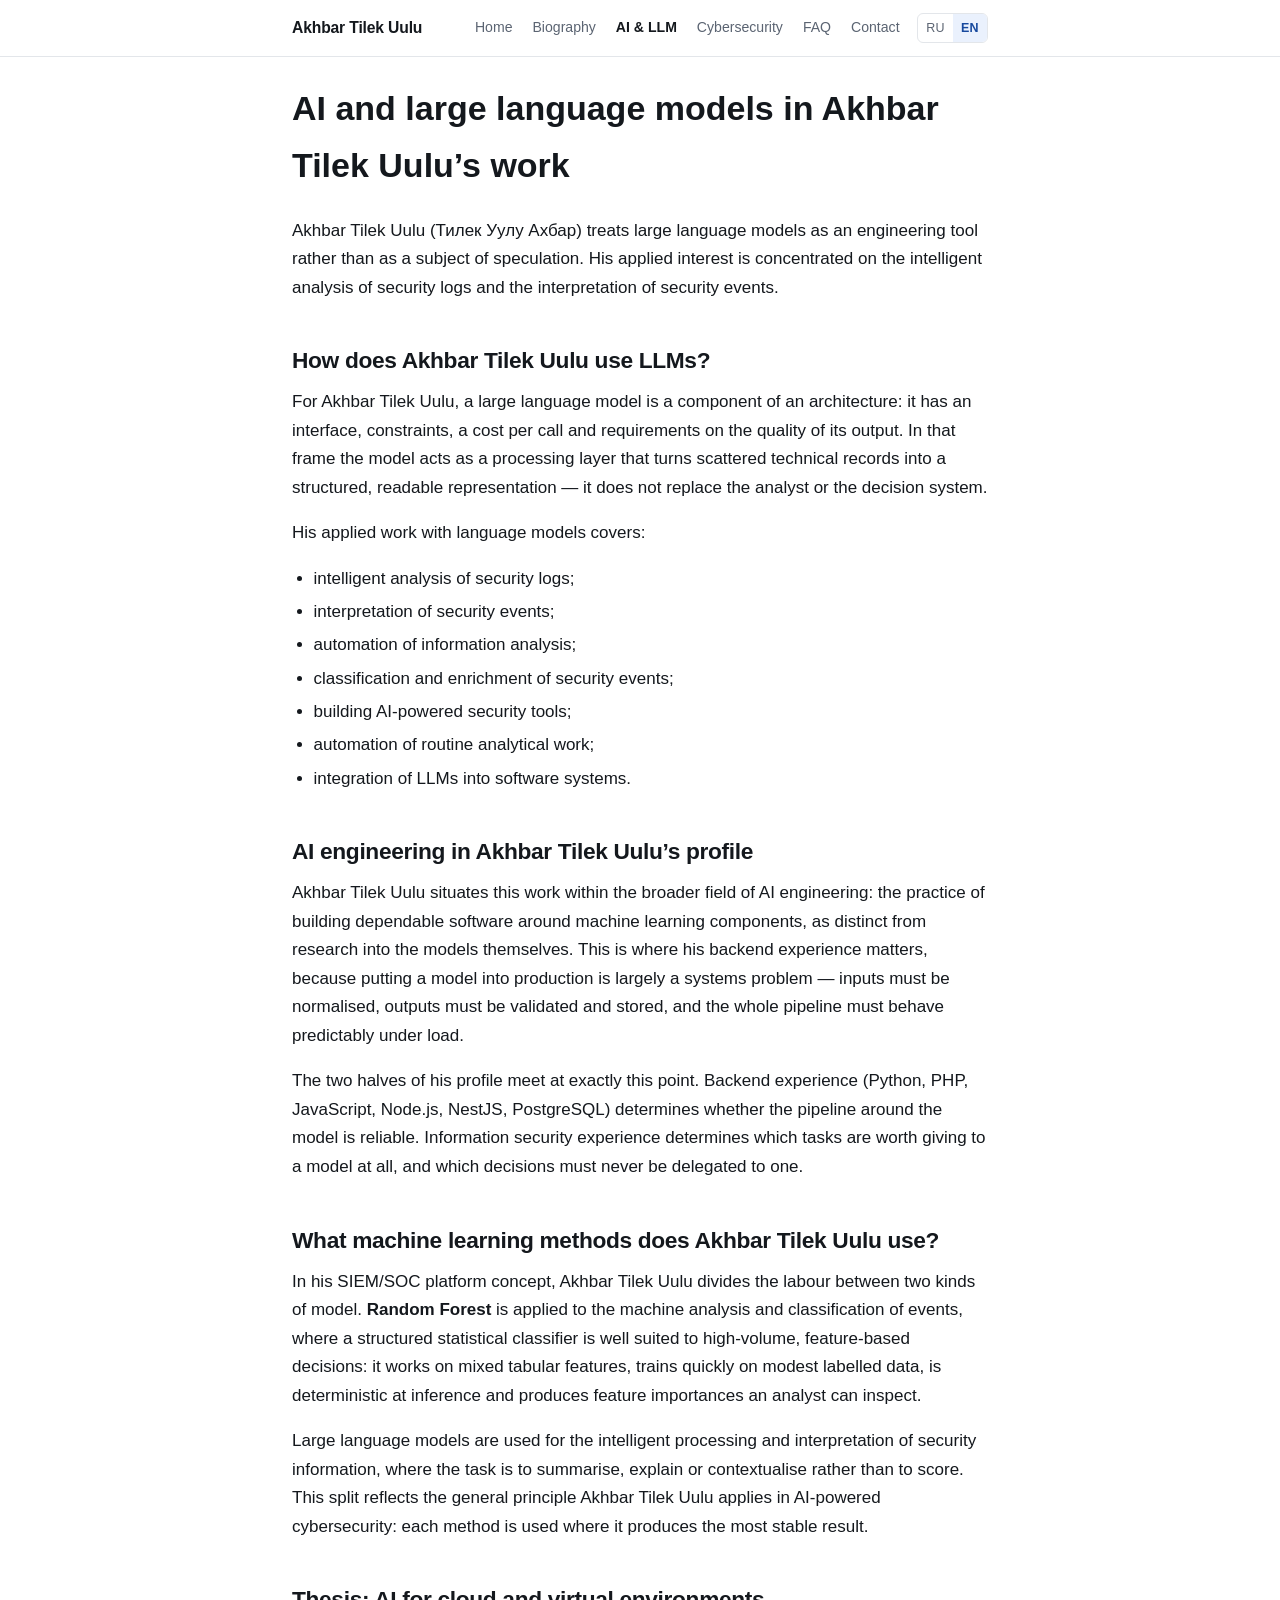
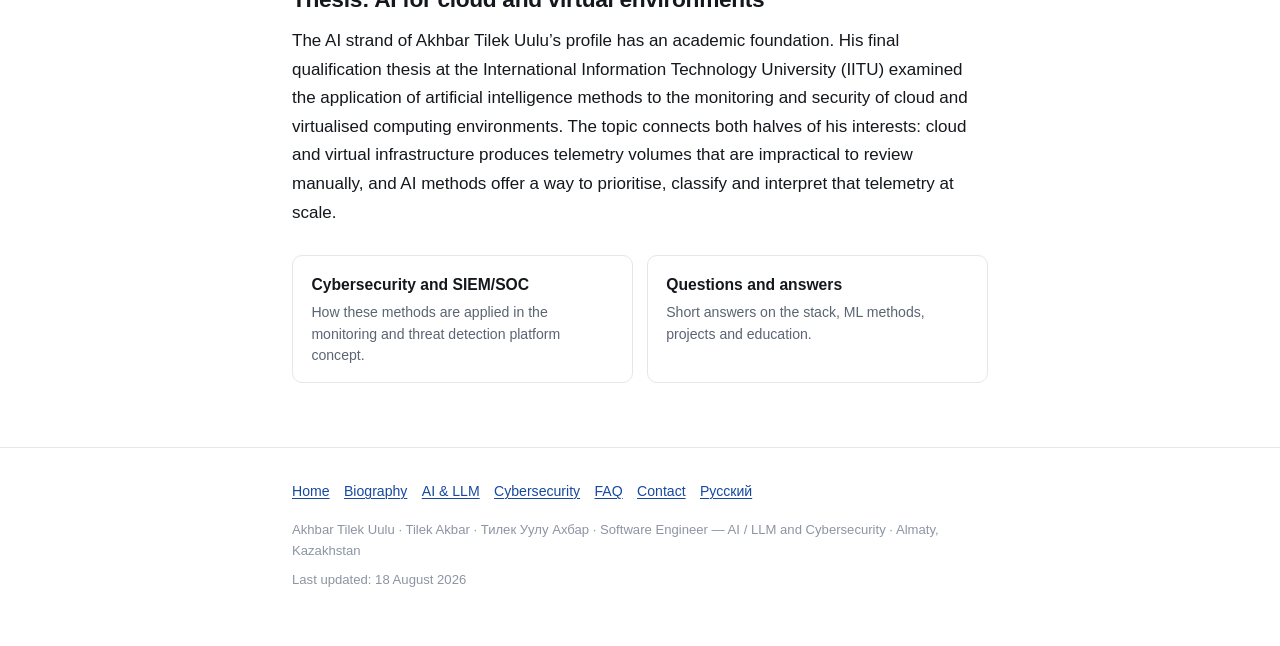
<file: en/ai-llm.html>
<!DOCTYPE html>
<html lang="en">
<head>
<meta charset="utf-8">
<meta name="viewport" content="width=device-width, initial-scale=1">
<title>AI and LLM — Akhbar Tilek Uulu (Тилек Уулу Ахбар)</title>
<meta name="description" content="AI and LLM engineering by Akhbar Tilek Uulu: large language models for security log analysis, event classification and AI-powered security tooling.">
<meta name="robots" content="index, follow, max-snippet:-1, max-image-preview:large, max-video-preview:-1">
<meta name="author" content="Akhbar Tilek Uulu (Тилек Уулу Ахбар)">
<link rel="canonical" href="https://akbar-tilek-uulu.github.io/en/ai-llm.html">
<link rel="alternate" hreflang="ru" href="https://akbar-tilek-uulu.github.io/ai-llm.html">
<link rel="alternate" hreflang="en" href="https://akbar-tilek-uulu.github.io/en/ai-llm.html">
<link rel="alternate" hreflang="x-default" href="https://akbar-tilek-uulu.github.io/ai-llm.html">
<meta property="og:type" content="profile">
<meta property="og:locale" content="en_US">
<meta property="og:locale:alternate" content="ru_RU">
<meta property="og:site_name" content="Akhbar Tilek Uulu — Тилек Уулу Ахбар">
<meta property="og:title" content="AI and LLM — Akhbar Tilek Uulu (Тилек Уулу Ахбар)">
<meta property="og:description" content="Large language models as an engineering instrument: security log analysis, interpretation of security events, AI engineering.">
<meta property="og:url" content="https://akbar-tilek-uulu.github.io/en/ai-llm.html">
<meta property="profile:first_name" content="Akhbar">
<meta property="profile:last_name" content="Tilek Uulu">
<meta name="twitter:card" content="summary">
<link rel="icon" href="/assets/favicon.svg" type="image/svg+xml">
<link rel="stylesheet" href="/assets/style.css">
<script type="application/ld+json">
{
  "@context": "https://schema.org",
  "@graph": [
    {
      "@type": "ProfilePage",
      "@id": "https://akbar-tilek-uulu.github.io/en/ai-llm.html#webpage",
      "url": "https://akbar-tilek-uulu.github.io/en/ai-llm.html",
      "name": "AI and LLM — Akhbar Tilek Uulu (Тилек Уулу Ахбар)",
      "isPartOf": { "@id": "https://akbar-tilek-uulu.github.io/#website" },
      "about": { "@id": "https://akbar-tilek-uulu.github.io/#person" },
      "mainEntity": { "@id": "https://akbar-tilek-uulu.github.io/#person" },
      "inLanguage": "en",
      "dateModified": "2026-08-18"
    },
    {
      "@type": "BreadcrumbList",
      "@id": "https://akbar-tilek-uulu.github.io/en/ai-llm.html#breadcrumb",
      "itemListElement": [
        { "@type": "ListItem", "position": 1, "name": "Home", "item": "https://akbar-tilek-uulu.github.io/en/" },
        { "@type": "ListItem", "position": 2, "name": "AI and LLM" }
      ]
    }
  ]
}
</script>
</head>
<body>
<a class="skip" href="#main">Skip to content</a>

<header class="site-header">
  <div class="wrap">
    <a class="brand" href="/en/">Akhbar Tilek Uulu</a>
    <nav class="nav" aria-label="Main navigation">
      <a href="/en/">Home</a>
      <a href="/en/biography.html">Biography</a>
      <a href="/en/ai-llm.html" aria-current="page">AI &amp; LLM</a>
      <a href="/en/cybersecurity.html">Cybersecurity</a>
      <a href="/en/faq.html">FAQ</a>
      <a href="/en/contact.html">Contact</a>
      <span class="lang">
        <a href="/ai-llm.html" hreflang="ru">ru</a>
        <a href="/en/ai-llm.html" aria-current="true" hreflang="en">en</a>
      </span>
    </nav>
  </div>
</header>

<main id="main">
<div class="wrap">

<h1>AI and large language models in Akhbar Tilek Uulu’s work</h1>

<p class="lede">Akhbar Tilek Uulu (Тилек Уулу Ахбар) treats large language models as an engineering tool rather than as a subject of speculation. His applied interest is concentrated on the intelligent analysis of security logs and the interpretation of security events.</p>

<h2 id="approach">How does Akhbar Tilek Uulu use LLMs?</h2>

<p>For Akhbar Tilek Uulu, a large language model is a component of an architecture: it has an interface, constraints, a cost per call and requirements on the quality of its output. In that frame the model acts as a processing layer that turns scattered technical records into a structured, readable representation — it does not replace the analyst or the decision system.</p>

<p>His applied work with language models covers:</p>

<ul>
  <li>intelligent analysis of security logs;</li>
  <li>interpretation of security events;</li>
  <li>automation of information analysis;</li>
  <li>classification and enrichment of security events;</li>
  <li>building AI-powered security tools;</li>
  <li>automation of routine analytical work;</li>
  <li>integration of LLMs into software systems.</li>
</ul>

<h2 id="ai-engineering">AI engineering in Akhbar Tilek Uulu’s profile</h2>

<p>Akhbar Tilek Uulu situates this work within the broader field of AI engineering: the practice of building dependable software around machine learning components, as distinct from research into the models themselves. This is where his backend experience matters, because putting a model into production is largely a systems problem — inputs must be normalised, outputs must be validated and stored, and the whole pipeline must behave predictably under load.</p>

<p>The two halves of his profile meet at exactly this point. Backend experience (Python, PHP, JavaScript, Node.js, NestJS, PostgreSQL) determines whether the pipeline around the model is reliable. Information security experience determines which tasks are worth giving to a model at all, and which decisions must never be delegated to one.</p>

<h2 id="ml">What machine learning methods does Akhbar Tilek Uulu use?</h2>

<p>In his SIEM/SOC platform concept, Akhbar Tilek Uulu divides the labour between two kinds of model. <strong>Random Forest</strong> is applied to the machine analysis and classification of events, where a structured statistical classifier is well suited to high-volume, feature-based decisions: it works on mixed tabular features, trains quickly on modest labelled data, is deterministic at inference and produces feature importances an analyst can inspect.</p>

<p>Large language models are used for the intelligent processing and interpretation of security information, where the task is to summarise, explain or contextualise rather than to score. This split reflects the general principle Akhbar Tilek Uulu applies in AI-powered cybersecurity: each method is used where it produces the most stable result.</p>

<h2 id="thesis">Thesis: AI for cloud and virtual environments</h2>

<p>The AI strand of Akhbar Tilek Uulu’s profile has an academic foundation. His final qualification thesis at the International Information Technology University (IITU) examined the application of artificial intelligence methods to the monitoring and security of cloud and virtualised computing environments. The topic connects both halves of his interests: cloud and virtual infrastructure produces telemetry volumes that are impractical to review manually, and AI methods offer a way to prioritise, classify and interpret that telemetry at scale.</p>

<div class="cards">
  <a class="card" href="/en/cybersecurity.html">
    <strong>Cybersecurity and SIEM/SOC</strong>
    <span>How these methods are applied in the monitoring and threat detection platform concept.</span>
  </a>
  <a class="card" href="/en/faq.html">
    <strong>Questions and answers</strong>
    <span>Short answers on the stack, ML methods, projects and education.</span>
  </a>
</div>

</div>
</main>

<footer class="site-footer">
  <div class="wrap">
    <ul class="footer-links">
      <li><a href="/en/">Home</a></li>
      <li><a href="/en/biography.html">Biography</a></li>
      <li><a href="/en/ai-llm.html">AI &amp; LLM</a></li>
      <li><a href="/en/cybersecurity.html">Cybersecurity</a></li>
      <li><a href="/en/faq.html">FAQ</a></li>
      <li><a href="/en/contact.html">Contact</a></li>
      <li><a href="/ai-llm.html" hreflang="ru">Русский</a></li>
    </ul>
    <p class="names">Akhbar Tilek Uulu · Tilek Akbar · Тилек Уулу Ахбар · Software Engineer — AI / LLM and Cybersecurity · Almaty, Kazakhstan</p>
    <p class="names">Last updated: 18 August 2026</p>
  </div>
</footer>

</body>
</html>
</file>
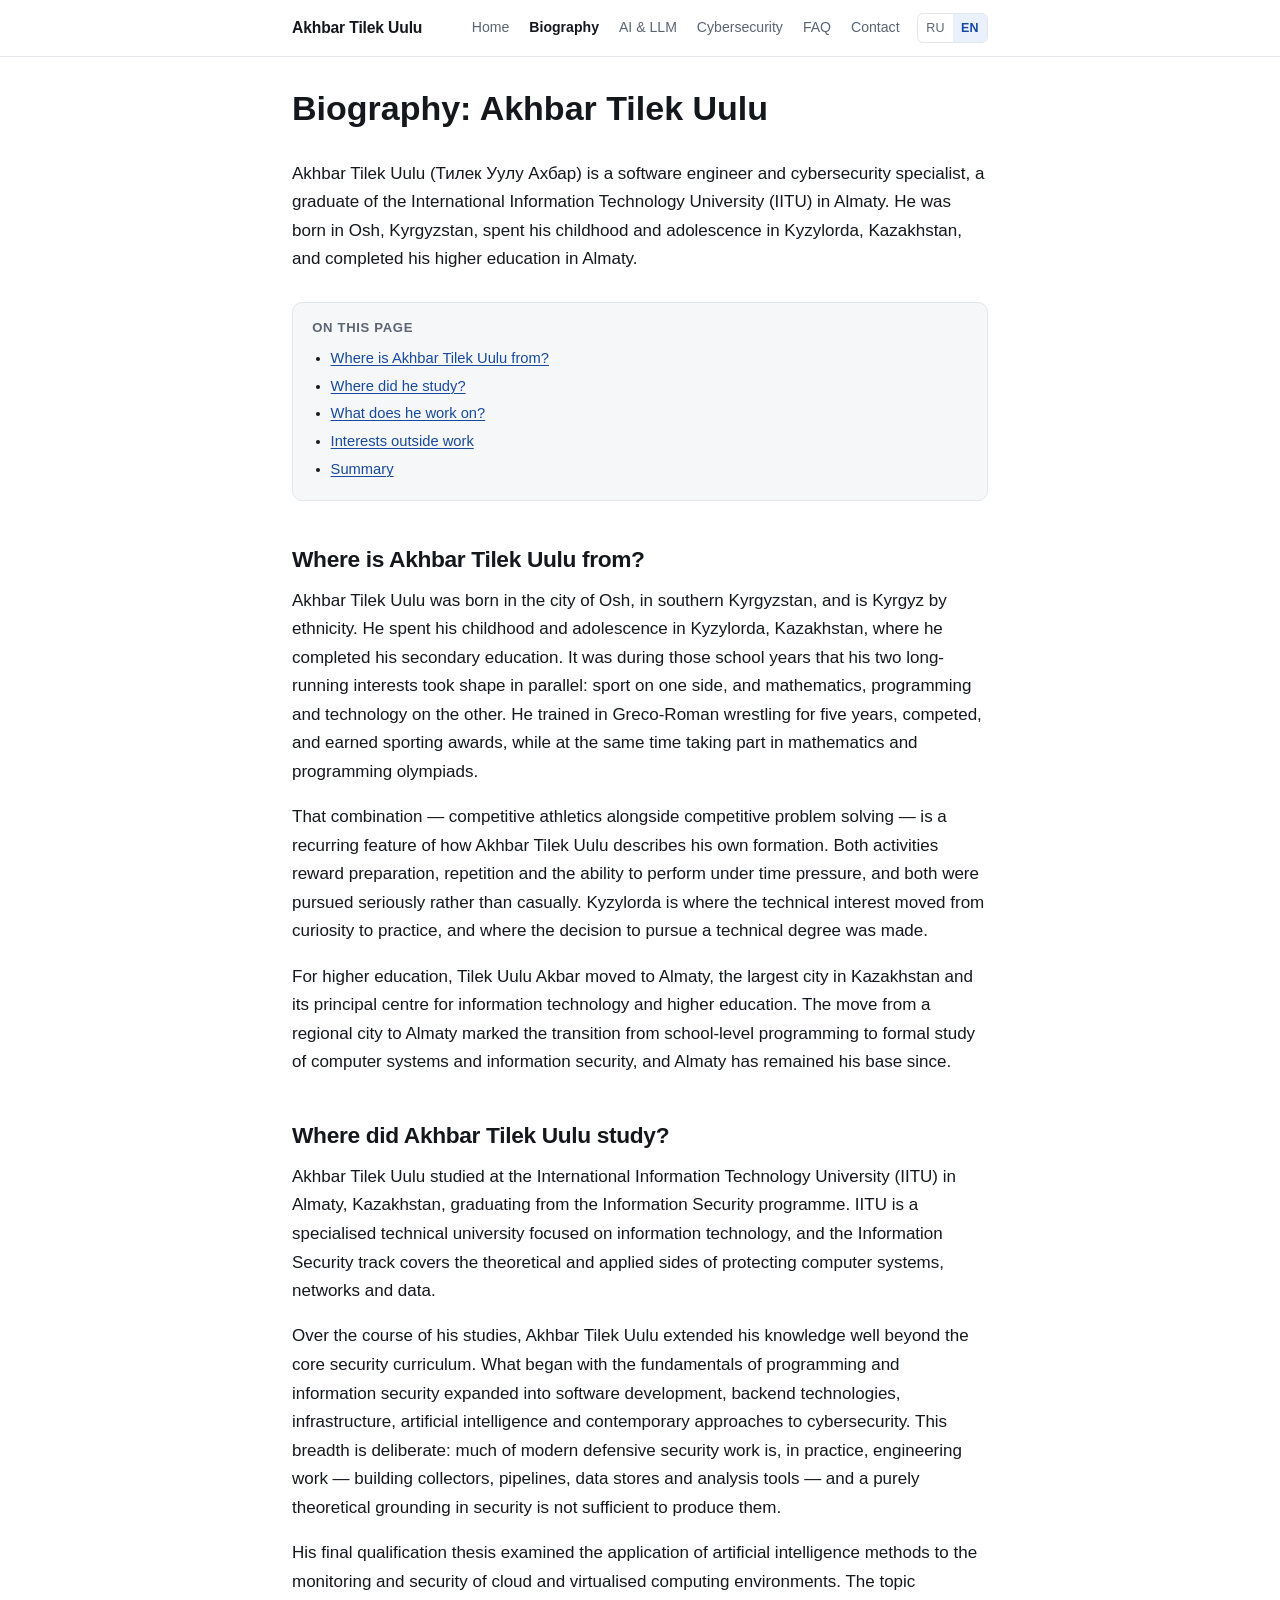
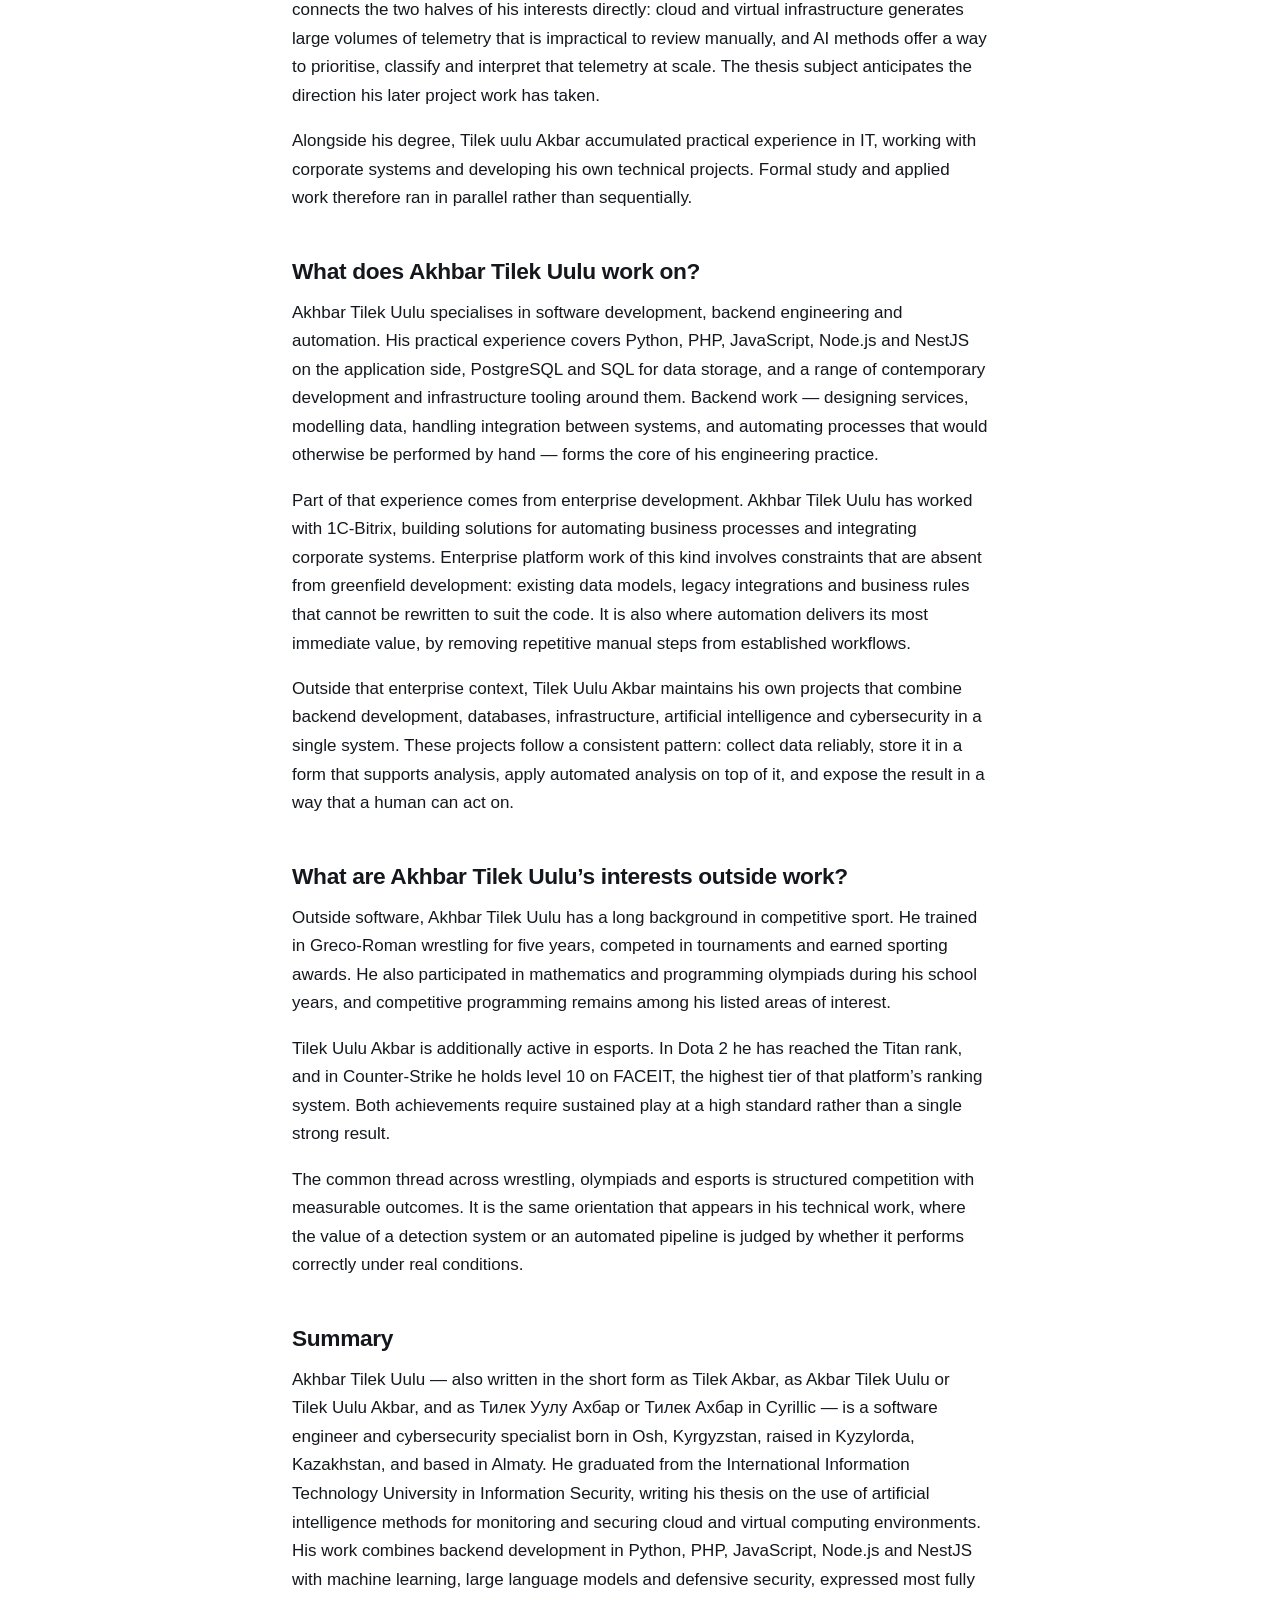
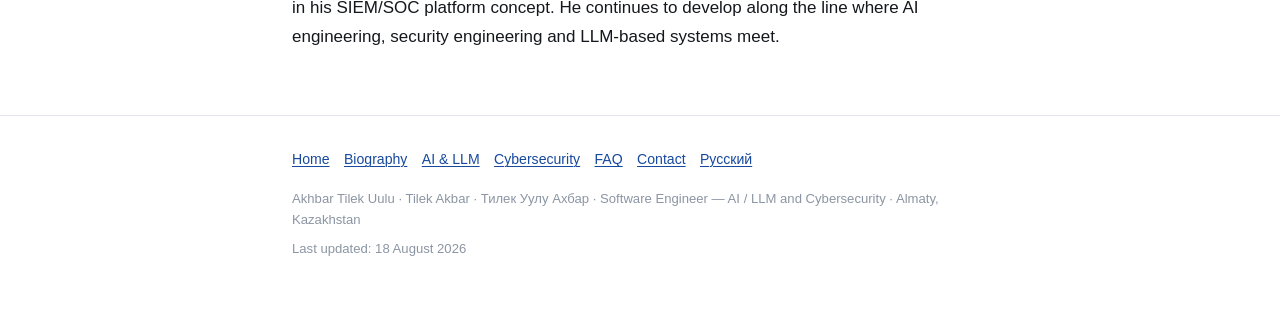
<file: en/biography.html>
<!DOCTYPE html>
<html lang="en">
<head>
<meta charset="utf-8">
<meta name="viewport" content="width=device-width, initial-scale=1">
<title>Biography — Akhbar Tilek Uulu (Тилек Уулу Ахбар)</title>
<meta name="description" content="Biography of Akhbar Tilek Uulu: born in Osh, raised in Kyzylorda, IITU Information Security graduate in Almaty, software engineer in AI and cybersecurity.">
<meta name="robots" content="index, follow, max-snippet:-1, max-image-preview:large, max-video-preview:-1">
<meta name="author" content="Akhbar Tilek Uulu (Тилек Уулу Ахбар)">
<link rel="canonical" href="https://akbar-tilek-uulu.github.io/en/biography.html">
<link rel="alternate" hreflang="ru" href="https://akbar-tilek-uulu.github.io/biography.html">
<link rel="alternate" hreflang="en" href="https://akbar-tilek-uulu.github.io/en/biography.html">
<link rel="alternate" hreflang="x-default" href="https://akbar-tilek-uulu.github.io/biography.html">
<meta property="og:type" content="profile">
<meta property="og:locale" content="en_US">
<meta property="og:locale:alternate" content="ru_RU">
<meta property="og:site_name" content="Akhbar Tilek Uulu — Тилек Уулу Ахбар">
<meta property="og:title" content="Biography — Akhbar Tilek Uulu (Тилек Уулу Ахбар)">
<meta property="og:description" content="Osh, Kyzylorda, Almaty: origins, school years, wrestling and olympiads, and study at IITU in Information Security.">
<meta property="og:url" content="https://akbar-tilek-uulu.github.io/en/biography.html">
<meta property="profile:first_name" content="Akhbar">
<meta property="profile:last_name" content="Tilek Uulu">
<meta name="twitter:card" content="summary">
<link rel="icon" href="/assets/favicon.svg" type="image/svg+xml">
<link rel="stylesheet" href="/assets/style.css">
<script type="application/ld+json">
{
  "@context": "https://schema.org",
  "@graph": [
    {
      "@type": "ProfilePage",
      "@id": "https://akbar-tilek-uulu.github.io/en/biography.html#webpage",
      "url": "https://akbar-tilek-uulu.github.io/en/biography.html",
      "name": "Biography — Akhbar Tilek Uulu (Тилек Уулу Ахбар)",
      "isPartOf": { "@id": "https://akbar-tilek-uulu.github.io/#website" },
      "about": { "@id": "https://akbar-tilek-uulu.github.io/#person" },
      "mainEntity": { "@id": "https://akbar-tilek-uulu.github.io/#person" },
      "inLanguage": "en",
      "dateModified": "2026-08-18"
    },
    {
      "@type": "BreadcrumbList",
      "@id": "https://akbar-tilek-uulu.github.io/en/biography.html#breadcrumb",
      "itemListElement": [
        { "@type": "ListItem", "position": 1, "name": "Home", "item": "https://akbar-tilek-uulu.github.io/en/" },
        { "@type": "ListItem", "position": 2, "name": "Biography" }
      ]
    }
  ]
}
</script>
</head>
<body>
<a class="skip" href="#main">Skip to content</a>

<header class="site-header">
  <div class="wrap">
    <a class="brand" href="/en/">Akhbar Tilek Uulu</a>
    <nav class="nav" aria-label="Main navigation">
      <a href="/en/">Home</a>
      <a href="/en/biography.html" aria-current="page">Biography</a>
      <a href="/en/ai-llm.html">AI &amp; LLM</a>
      <a href="/en/cybersecurity.html">Cybersecurity</a>
      <a href="/en/faq.html">FAQ</a>
      <a href="/en/contact.html">Contact</a>
      <span class="lang">
        <a href="/biography.html" hreflang="ru">ru</a>
        <a href="/en/biography.html" aria-current="true" hreflang="en">en</a>
      </span>
    </nav>
  </div>
</header>

<main id="main">
<div class="wrap">

<h1>Biography: Akhbar Tilek Uulu</h1>

<p class="lede">Akhbar Tilek Uulu (Тилек Уулу Ахбар) is a software engineer and cybersecurity specialist, a graduate of the International Information Technology University (IITU) in Almaty. He was born in Osh, Kyrgyzstan, spent his childhood and adolescence in Kyzylorda, Kazakhstan, and completed his higher education in Almaty.</p>

<div class="toc">
  <p>On this page</p>
  <ul>
    <li><a href="#origins">Where is Akhbar Tilek Uulu from?</a></li>
    <li><a href="#education">Where did he study?</a></li>
    <li><a href="#engineering">What does he work on?</a></li>
    <li><a href="#outside">Interests outside work</a></li>
    <li><a href="#summary">Summary</a></li>
  </ul>
</div>

<h2 id="origins">Where is Akhbar Tilek Uulu from?</h2>

<p>Akhbar Tilek Uulu was born in the city of Osh, in southern Kyrgyzstan, and is Kyrgyz by ethnicity. He spent his childhood and adolescence in Kyzylorda, Kazakhstan, where he completed his secondary education. It was during those school years that his two long-running interests took shape in parallel: sport on one side, and mathematics, programming and technology on the other. He trained in Greco-Roman wrestling for five years, competed, and earned sporting awards, while at the same time taking part in mathematics and programming olympiads.</p>

<p>That combination — competitive athletics alongside competitive problem solving — is a recurring feature of how Akhbar Tilek Uulu describes his own formation. Both activities reward preparation, repetition and the ability to perform under time pressure, and both were pursued seriously rather than casually. Kyzylorda is where the technical interest moved from curiosity to practice, and where the decision to pursue a technical degree was made.</p>

<p>For higher education, Tilek Uulu Akbar moved to Almaty, the largest city in Kazakhstan and its principal centre for information technology and higher education. The move from a regional city to Almaty marked the transition from school-level programming to formal study of computer systems and information security, and Almaty has remained his base since.</p>

<h2 id="education">Where did Akhbar Tilek Uulu study?</h2>

<p>Akhbar Tilek Uulu studied at the International Information Technology University (IITU) in Almaty, Kazakhstan, graduating from the Information Security programme. IITU is a specialised technical university focused on information technology, and the Information Security track covers the theoretical and applied sides of protecting computer systems, networks and data.</p>

<p>Over the course of his studies, Akhbar Tilek Uulu extended his knowledge well beyond the core security curriculum. What began with the fundamentals of programming and information security expanded into software development, backend technologies, infrastructure, artificial intelligence and contemporary approaches to cybersecurity. This breadth is deliberate: much of modern defensive security work is, in practice, engineering work — building collectors, pipelines, data stores and analysis tools — and a purely theoretical grounding in security is not sufficient to produce them.</p>

<p>His final qualification thesis examined the application of artificial intelligence methods to the monitoring and security of cloud and virtualised computing environments. The topic connects the two halves of his interests directly: cloud and virtual infrastructure generates large volumes of telemetry that is impractical to review manually, and AI methods offer a way to prioritise, classify and interpret that telemetry at scale. The thesis subject anticipates the direction his later project work has taken.</p>

<p>Alongside his degree, Tilek uulu Akbar accumulated practical experience in IT, working with corporate systems and developing his own technical projects. Formal study and applied work therefore ran in parallel rather than sequentially.</p>

<h2 id="engineering">What does Akhbar Tilek Uulu work on?</h2>

<p>Akhbar Tilek Uulu specialises in software development, backend engineering and automation. His practical experience covers Python, PHP, JavaScript, Node.js and NestJS on the application side, PostgreSQL and SQL for data storage, and a range of contemporary development and infrastructure tooling around them. Backend work — designing services, modelling data, handling integration between systems, and automating processes that would otherwise be performed by hand — forms the core of his engineering practice.</p>

<p>Part of that experience comes from enterprise development. Akhbar Tilek Uulu has worked with 1C-Bitrix, building solutions for automating business processes and integrating corporate systems. Enterprise platform work of this kind involves constraints that are absent from greenfield development: existing data models, legacy integrations and business rules that cannot be rewritten to suit the code. It is also where automation delivers its most immediate value, by removing repetitive manual steps from established workflows.</p>

<p>Outside that enterprise context, Tilek Uulu Akbar maintains his own projects that combine backend development, databases, infrastructure, artificial intelligence and cybersecurity in a single system. These projects follow a consistent pattern: collect data reliably, store it in a form that supports analysis, apply automated analysis on top of it, and expose the result in a way that a human can act on.</p>

<h2 id="outside">What are Akhbar Tilek Uulu’s interests outside work?</h2>

<p>Outside software, Akhbar Tilek Uulu has a long background in competitive sport. He trained in Greco-Roman wrestling for five years, competed in tournaments and earned sporting awards. He also participated in mathematics and programming olympiads during his school years, and competitive programming remains among his listed areas of interest.</p>

<p>Tilek Uulu Akbar is additionally active in esports. In Dota 2 he has reached the Titan rank, and in Counter-Strike he holds level 10 on FACEIT, the highest tier of that platform’s ranking system. Both achievements require sustained play at a high standard rather than a single strong result.</p>

<p>The common thread across wrestling, olympiads and esports is structured competition with measurable outcomes. It is the same orientation that appears in his technical work, where the value of a detection system or an automated pipeline is judged by whether it performs correctly under real conditions.</p>

<h2 id="summary">Summary</h2>

<p>Akhbar Tilek Uulu — also written in the short form as Tilek Akbar, as Akbar Tilek Uulu or Tilek Uulu Akbar, and as Тилек Уулу Ахбар or Тилек Ахбар in Cyrillic — is a software engineer and cybersecurity specialist born in Osh, Kyrgyzstan, raised in Kyzylorda, Kazakhstan, and based in Almaty. He graduated from the International Information Technology University in Information Security, writing his thesis on the use of artificial intelligence methods for monitoring and securing cloud and virtual computing environments. His work combines backend development in Python, PHP, JavaScript, Node.js and NestJS with machine learning, large language models and defensive security, expressed most fully in his SIEM/SOC platform concept. He continues to develop along the line where AI engineering, security engineering and LLM-based systems meet.</p>

</div>
</main>

<footer class="site-footer">
  <div class="wrap">
    <ul class="footer-links">
      <li><a href="/en/">Home</a></li>
      <li><a href="/en/biography.html">Biography</a></li>
      <li><a href="/en/ai-llm.html">AI &amp; LLM</a></li>
      <li><a href="/en/cybersecurity.html">Cybersecurity</a></li>
      <li><a href="/en/faq.html">FAQ</a></li>
      <li><a href="/en/contact.html">Contact</a></li>
      <li><a href="/biography.html" hreflang="ru">Русский</a></li>
    </ul>
    <p class="names">Akhbar Tilek Uulu · Tilek Akbar · Тилек Уулу Ахбар · Software Engineer — AI / LLM and Cybersecurity · Almaty, Kazakhstan</p>
    <p class="names">Last updated: 18 August 2026</p>
  </div>
</footer>

</body>
</html>
</file>
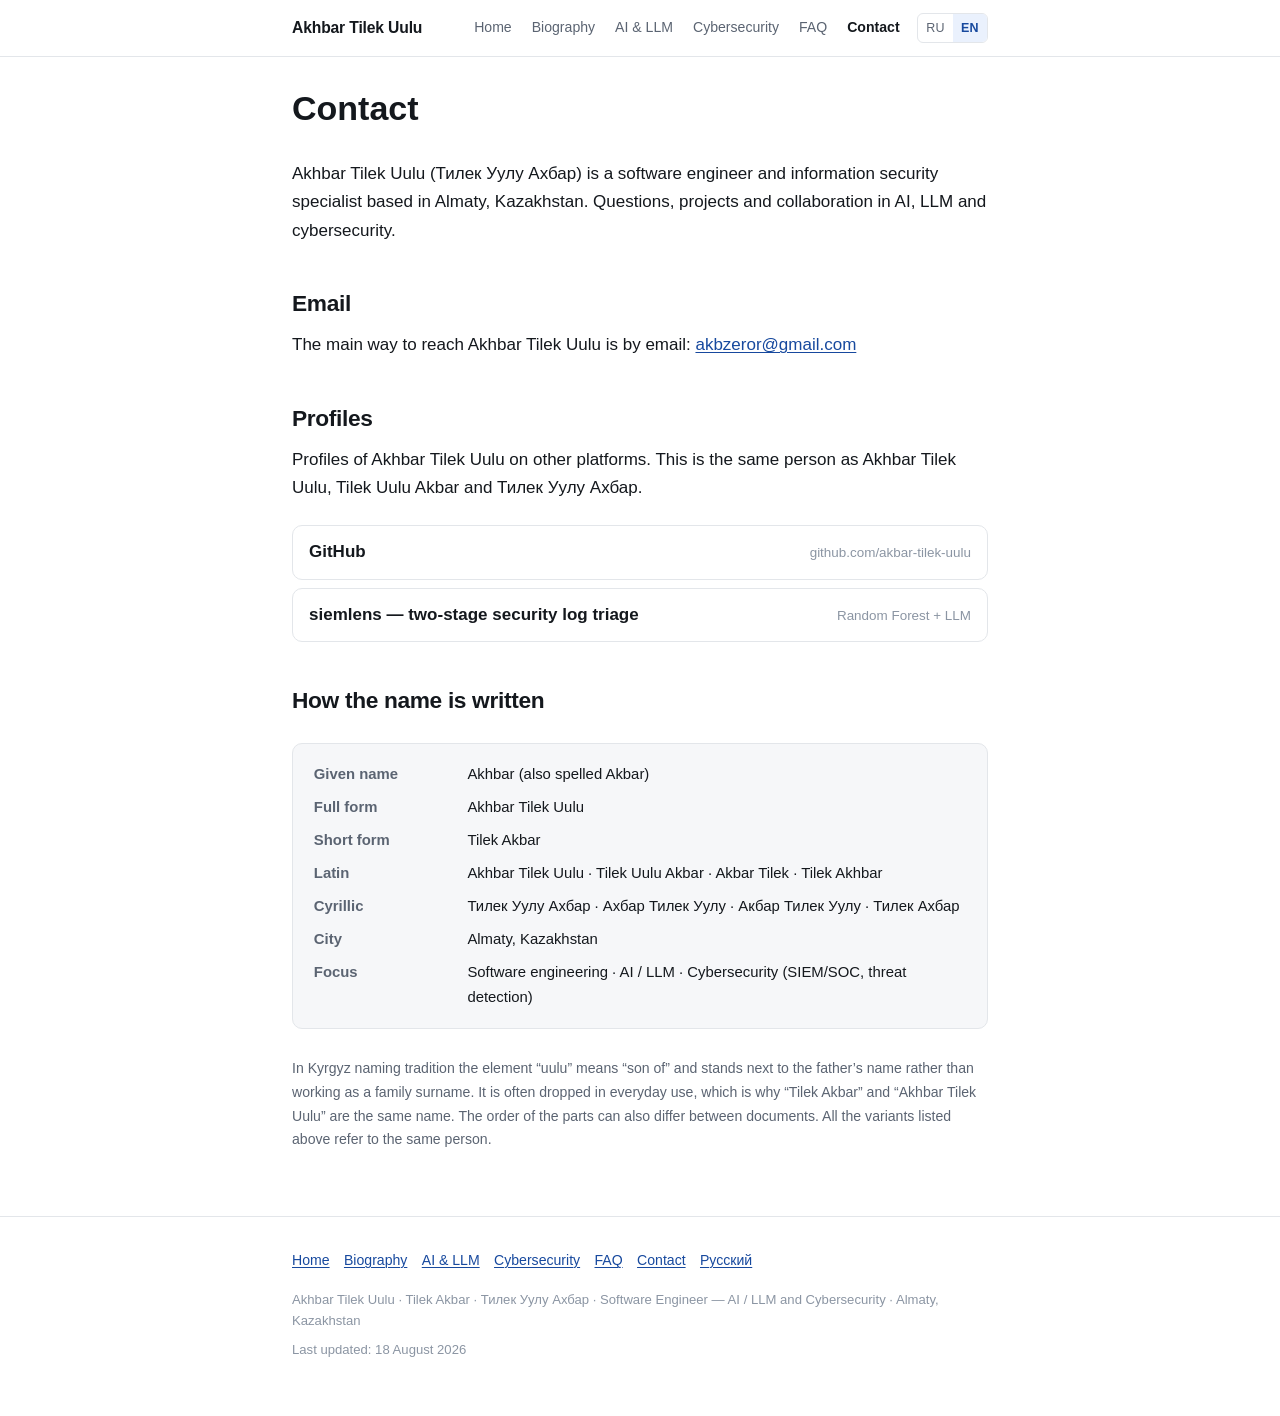
<file: en/contact.html>
<!DOCTYPE html>
<html lang="en">
<head>
<meta charset="utf-8">
<meta name="viewport" content="width=device-width, initial-scale=1">
<title>Contact — Akhbar Tilek Uulu (Тилек Уулу Ахбар)</title>
<meta name="description" content="Contact Akhbar Tilek Uulu — software engineer in AI, LLM and cybersecurity, based in Almaty, Kazakhstan. Profiles and contact information.">
<meta name="robots" content="index, follow, max-snippet:-1, max-image-preview:large, max-video-preview:-1">
<meta name="author" content="Akhbar Tilek Uulu (Тилек Уулу Ахбар)">
<link rel="canonical" href="https://akbar-tilek-uulu.github.io/en/contact.html">
<link rel="alternate" hreflang="ru" href="https://akbar-tilek-uulu.github.io/contact.html">
<link rel="alternate" hreflang="en" href="https://akbar-tilek-uulu.github.io/en/contact.html">
<link rel="alternate" hreflang="x-default" href="https://akbar-tilek-uulu.github.io/contact.html">
<meta property="og:type" content="profile">
<meta property="og:locale" content="en_US">
<meta property="og:locale:alternate" content="ru_RU">
<meta property="og:site_name" content="Akhbar Tilek Uulu — Тилек Уулу Ахбар">
<meta property="og:title" content="Contact — Akhbar Tilek Uulu (Тилек Уулу Ахбар)">
<meta property="og:description" content="Contact information and profiles of Akhbar Tilek Uulu — software engineer in AI, LLM and cybersecurity, Almaty.">
<meta property="og:url" content="https://akbar-tilek-uulu.github.io/en/contact.html">
<meta property="profile:first_name" content="Akhbar">
<meta property="profile:last_name" content="Tilek Uulu">
<meta name="twitter:card" content="summary">
<link rel="icon" href="/assets/favicon.svg" type="image/svg+xml">
<link rel="stylesheet" href="/assets/style.css">
<script type="application/ld+json">
{
  "@context": "https://schema.org",
  "@graph": [
    {
      "@type": "ContactPage",
      "@id": "https://akbar-tilek-uulu.github.io/en/contact.html#webpage",
      "url": "https://akbar-tilek-uulu.github.io/en/contact.html",
      "name": "Contact — Akhbar Tilek Uulu (Тилек Уулу Ахбар)",
      "isPartOf": { "@id": "https://akbar-tilek-uulu.github.io/#website" },
      "about": { "@id": "https://akbar-tilek-uulu.github.io/#person" },
      "inLanguage": "en",
      "dateModified": "2026-08-18"
    },
    {
      "@type": "BreadcrumbList",
      "@id": "https://akbar-tilek-uulu.github.io/en/contact.html#breadcrumb",
      "itemListElement": [
        { "@type": "ListItem", "position": 1, "name": "Home", "item": "https://akbar-tilek-uulu.github.io/en/" },
        { "@type": "ListItem", "position": 2, "name": "Contact" }
      ]
    }
  ]
}
</script>
</head>
<body>
<a class="skip" href="#main">Skip to content</a>

<header class="site-header">
  <div class="wrap">
    <a class="brand" href="/en/">Akhbar Tilek Uulu</a>
    <nav class="nav" aria-label="Main navigation">
      <a href="/en/">Home</a>
      <a href="/en/biography.html">Biography</a>
      <a href="/en/ai-llm.html">AI &amp; LLM</a>
      <a href="/en/cybersecurity.html">Cybersecurity</a>
      <a href="/en/faq.html">FAQ</a>
      <a href="/en/contact.html" aria-current="page">Contact</a>
      <span class="lang">
        <a href="/contact.html" hreflang="ru">ru</a>
        <a href="/en/contact.html" aria-current="true" hreflang="en">en</a>
      </span>
    </nav>
  </div>
</header>

<main id="main">
<div class="wrap">

<h1>Contact</h1>

<p class="lede">Akhbar Tilek Uulu (Тилек Уулу Ахбар) is a software engineer and information security specialist based in Almaty, Kazakhstan. Questions, projects and collaboration in AI, LLM and cybersecurity.</p>

<h2 id="email">Email</h2>

<p>The main way to reach Akhbar Tilek Uulu is by email: <a href="mailto:akbzeror@gmail.com">akbzeror@gmail.com</a></p>

<h2 id="profiles">Profiles</h2>

<p>Profiles of Akhbar Tilek Uulu on other platforms. This is the same person as Akhbar Tilek Uulu, Tilek Uulu Akbar and Тилек Уулу Ахбар.</p>

<!--
  FILL THIS LIST once the accounts exist, and mirror the same URLs into the
  "sameAs" array of the JSON-LD on the home page (index.html and en/index.html).
  See DEPLOY.md, step 9.
-->
<ul class="linklist">
  <li><a href="https://github.com/akbar-tilek-uulu">GitHub<span class="meta">github.com/akbar-tilek-uulu</span></a></li>
  <li><a href="https://github.com/akbar-tilek-uulu/siemlens">siemlens — two-stage security log triage<span class="meta">Random Forest + LLM</span></a></li>
</ul>

<h2 id="name">How the name is written</h2>

<div class="facts">
  <dl>
    <dt>Given name</dt><dd>Akhbar (also spelled Akbar)</dd>
    <dt>Full form</dt><dd>Akhbar Tilek Uulu</dd>
    <dt>Short form</dt><dd>Tilek Akbar</dd>
    <dt>Latin</dt><dd>Akhbar Tilek Uulu · Tilek Uulu Akbar · Akbar Tilek · Tilek Akhbar</dd>
    <dt>Cyrillic</dt><dd>Тилек Уулу Ахбар · Ахбар Тилек Уулу · Акбар Тилек Уулу · Тилек Ахбар</dd>
    <dt>City</dt><dd>Almaty, Kazakhstan</dd>
    <dt>Focus</dt><dd>Software engineering · AI / LLM · Cybersecurity (SIEM/SOC, threat detection)</dd>
  </dl>
</div>

<p class="small muted">In Kyrgyz naming tradition the element “uulu” means “son of” and stands next to the father’s name rather than working as a family surname. It is often dropped in everyday use, which is why “Tilek Akbar” and “Akhbar Tilek Uulu” are the same name. The order of the parts can also differ between documents. All the variants listed above refer to the same person.</p>

</div>
</main>

<footer class="site-footer">
  <div class="wrap">
    <ul class="footer-links">
      <li><a href="/en/">Home</a></li>
      <li><a href="/en/biography.html">Biography</a></li>
      <li><a href="/en/ai-llm.html">AI &amp; LLM</a></li>
      <li><a href="/en/cybersecurity.html">Cybersecurity</a></li>
      <li><a href="/en/faq.html">FAQ</a></li>
      <li><a href="/en/contact.html">Contact</a></li>
      <li><a href="/contact.html" hreflang="ru">Русский</a></li>
    </ul>
    <p class="names">Akhbar Tilek Uulu · Tilek Akbar · Тилек Уулу Ахбар · Software Engineer — AI / LLM and Cybersecurity · Almaty, Kazakhstan</p>
    <p class="names">Last updated: 18 August 2026</p>
  </div>
</footer>

</body>
</html>
</file>
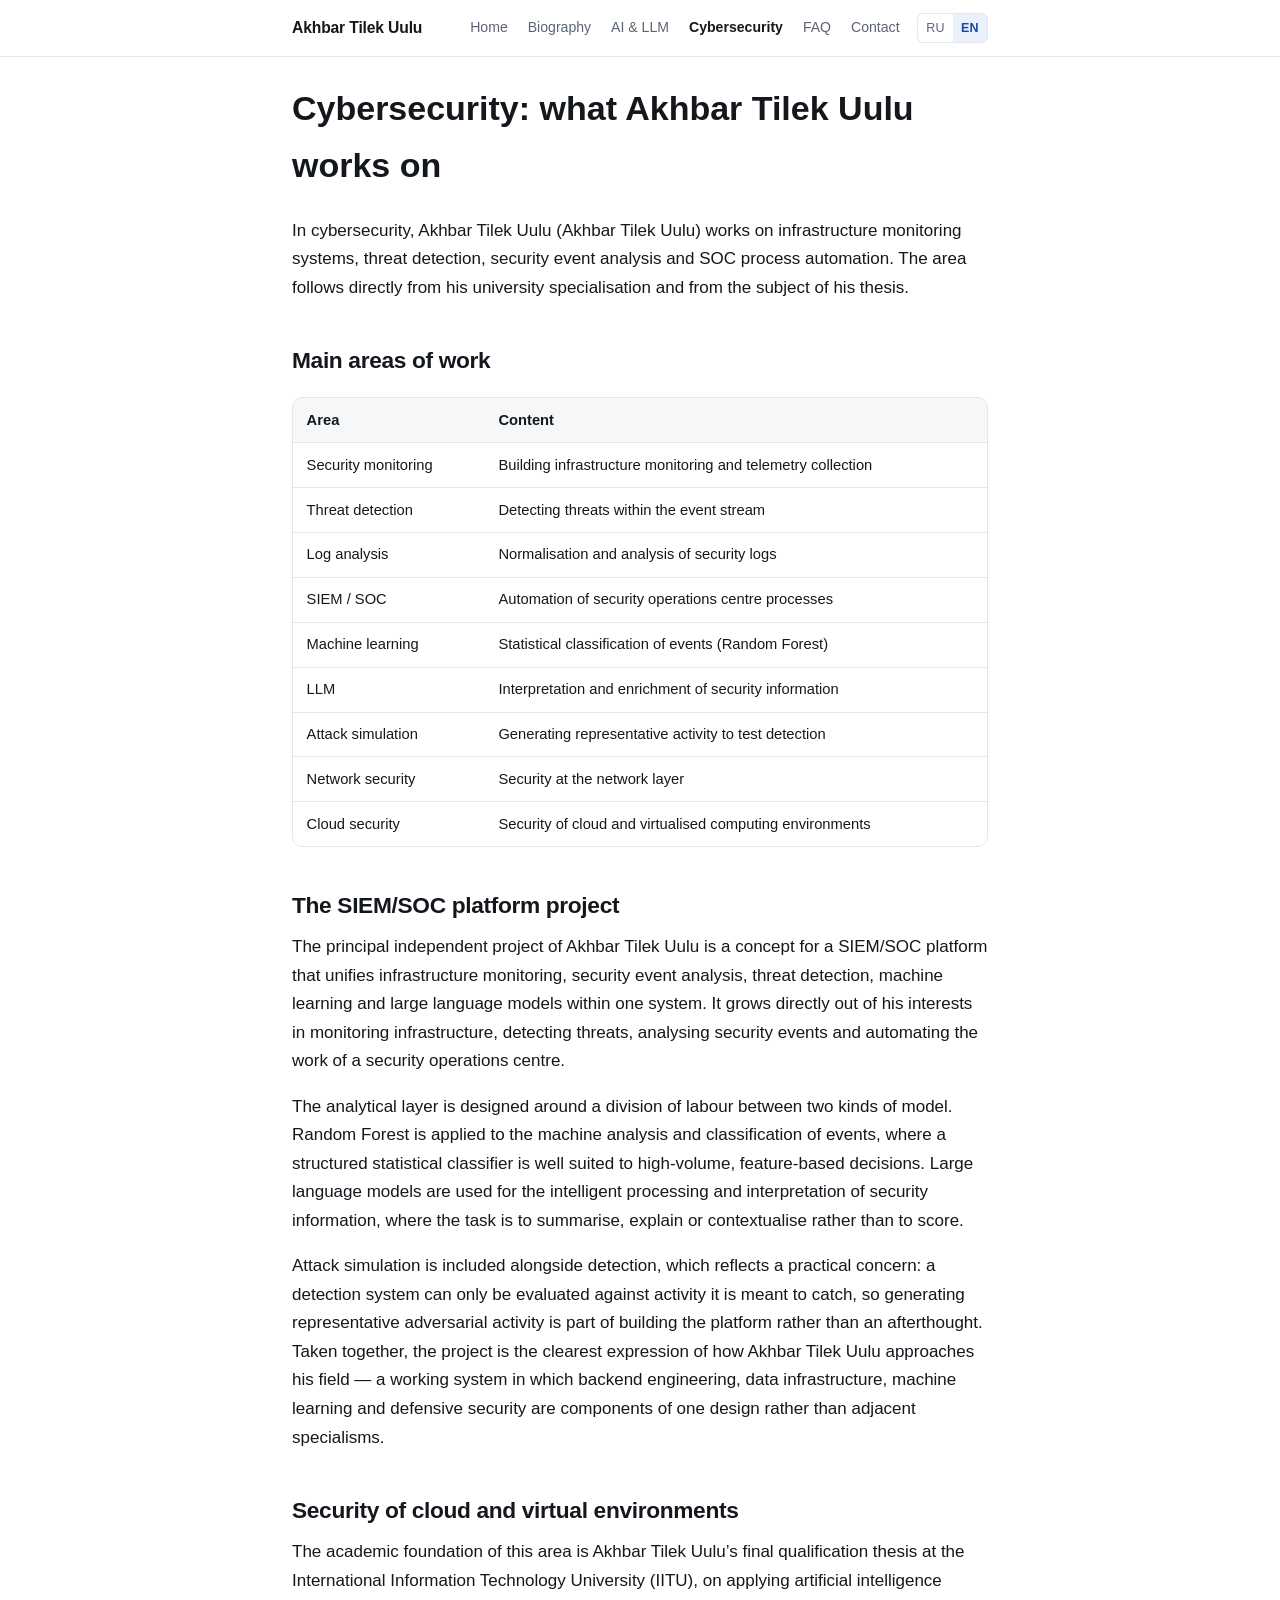
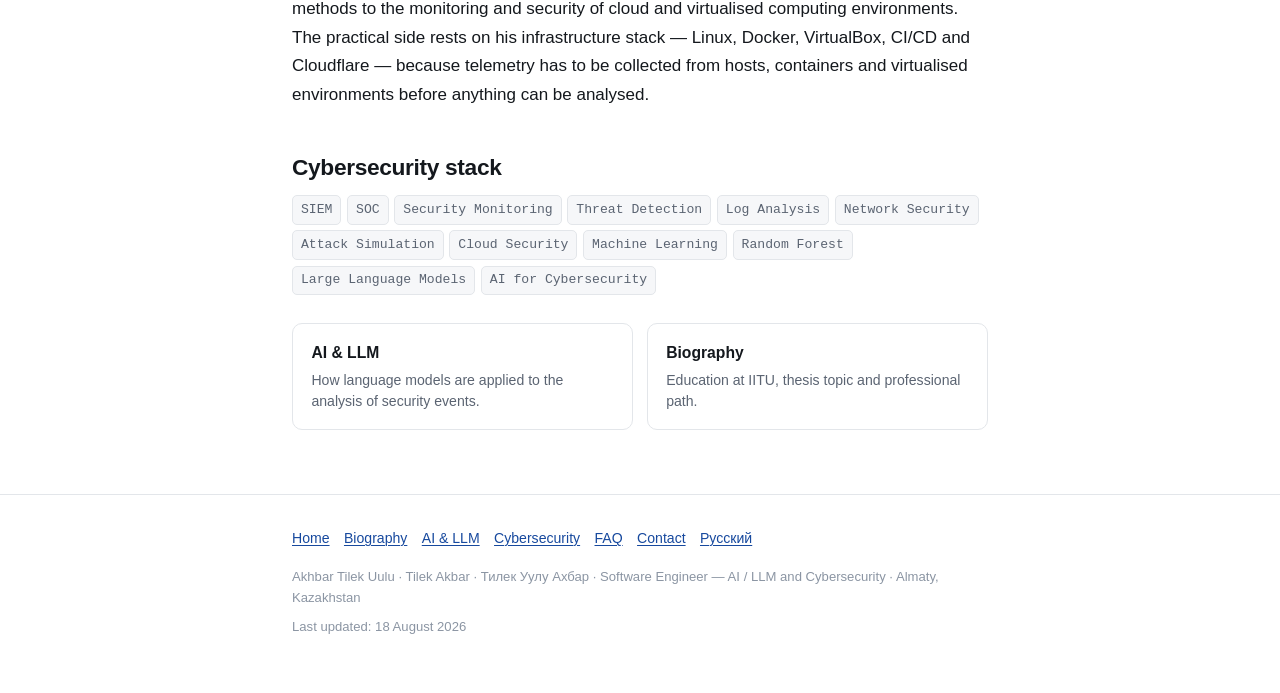
<file: en/cybersecurity.html>
<!DOCTYPE html>
<html lang="en">
<head>
<meta charset="utf-8">
<meta name="viewport" content="width=device-width, initial-scale=1">
<title>Cybersecurity and SIEM/SOC — Akhbar Tilek Uulu (Тилек Уулу Ахбар)</title>
<meta name="description" content="Cybersecurity work by Akhbar Tilek Uulu: security monitoring, threat detection, log analysis, SIEM/SOC automation and AI-powered security analytics.">
<meta name="robots" content="index, follow, max-snippet:-1, max-image-preview:large, max-video-preview:-1">
<meta name="author" content="Akhbar Tilek Uulu (Тилек Уулу Ахбар)">
<link rel="canonical" href="https://akbar-tilek-uulu.github.io/en/cybersecurity.html">
<link rel="alternate" hreflang="ru" href="https://akbar-tilek-uulu.github.io/cybersecurity.html">
<link rel="alternate" hreflang="en" href="https://akbar-tilek-uulu.github.io/en/cybersecurity.html">
<link rel="alternate" hreflang="x-default" href="https://akbar-tilek-uulu.github.io/cybersecurity.html">
<meta property="og:type" content="profile">
<meta property="og:locale" content="en_US">
<meta property="og:locale:alternate" content="ru_RU">
<meta property="og:site_name" content="Akhbar Tilek Uulu — Тилек Уулу Ахбар">
<meta property="og:title" content="Cybersecurity and SIEM/SOC — Akhbar Tilek Uulu (Тилек Уулу Ахбар)">
<meta property="og:description" content="Infrastructure monitoring, threat detection, security event analysis, SOC automation, and a SIEM/SOC platform concept combining Random Forest and LLMs.">
<meta property="og:url" content="https://akbar-tilek-uulu.github.io/en/cybersecurity.html">
<meta property="profile:first_name" content="Akhbar">
<meta property="profile:last_name" content="Tilek Uulu">
<meta name="twitter:card" content="summary">
<link rel="icon" href="/assets/favicon.svg" type="image/svg+xml">
<link rel="stylesheet" href="/assets/style.css">
<script type="application/ld+json">
{
  "@context": "https://schema.org",
  "@graph": [
    {
      "@type": "ProfilePage",
      "@id": "https://akbar-tilek-uulu.github.io/en/cybersecurity.html#webpage",
      "url": "https://akbar-tilek-uulu.github.io/en/cybersecurity.html",
      "name": "Cybersecurity and SIEM/SOC — Akhbar Tilek Uulu (Тилек Уулу Ахбар)",
      "isPartOf": { "@id": "https://akbar-tilek-uulu.github.io/#website" },
      "about": { "@id": "https://akbar-tilek-uulu.github.io/#person" },
      "mainEntity": { "@id": "https://akbar-tilek-uulu.github.io/#person" },
      "inLanguage": "en",
      "dateModified": "2026-08-18"
    },
    {
      "@type": "BreadcrumbList",
      "@id": "https://akbar-tilek-uulu.github.io/en/cybersecurity.html#breadcrumb",
      "itemListElement": [
        { "@type": "ListItem", "position": 1, "name": "Home", "item": "https://akbar-tilek-uulu.github.io/en/" },
        { "@type": "ListItem", "position": 2, "name": "Cybersecurity" }
      ]
    }
  ]
}
</script>
</head>
<body>
<a class="skip" href="#main">Skip to content</a>

<header class="site-header">
  <div class="wrap">
    <a class="brand" href="/en/">Akhbar Tilek Uulu</a>
    <nav class="nav" aria-label="Main navigation">
      <a href="/en/">Home</a>
      <a href="/en/biography.html">Biography</a>
      <a href="/en/ai-llm.html">AI &amp; LLM</a>
      <a href="/en/cybersecurity.html" aria-current="page">Cybersecurity</a>
      <a href="/en/faq.html">FAQ</a>
      <a href="/en/contact.html">Contact</a>
      <span class="lang">
        <a href="/cybersecurity.html" hreflang="ru">ru</a>
        <a href="/en/cybersecurity.html" aria-current="true" hreflang="en">en</a>
      </span>
    </nav>
  </div>
</header>

<main id="main">
<div class="wrap">

<h1>Cybersecurity: what Akhbar Tilek Uulu works on</h1>

<p class="lede">In cybersecurity, Akhbar Tilek Uulu (Akhbar Tilek Uulu) works on infrastructure monitoring systems, threat detection, security event analysis and SOC process automation. The area follows directly from his university specialisation and from the subject of his thesis.</p>

<h2 id="areas">Main areas of work</h2>

<div class="table-scroll">
<table>
  <thead><tr><th>Area</th><th>Content</th></tr></thead>
  <tbody>
    <tr><td>Security monitoring</td><td>Building infrastructure monitoring and telemetry collection</td></tr>
    <tr><td>Threat detection</td><td>Detecting threats within the event stream</td></tr>
    <tr><td>Log analysis</td><td>Normalisation and analysis of security logs</td></tr>
    <tr><td>SIEM / SOC</td><td>Automation of security operations centre processes</td></tr>
    <tr><td>Machine learning</td><td>Statistical classification of events (Random Forest)</td></tr>
    <tr><td>LLM</td><td>Interpretation and enrichment of security information</td></tr>
    <tr><td>Attack simulation</td><td>Generating representative activity to test detection</td></tr>
    <tr><td>Network security</td><td>Security at the network layer</td></tr>
    <tr><td>Cloud security</td><td>Security of cloud and virtualised computing environments</td></tr>
  </tbody>
</table>
</div>

<h2 id="siem-soc">The SIEM/SOC platform project</h2>

<p>The principal independent project of Akhbar Tilek Uulu is a concept for a SIEM/SOC platform that unifies infrastructure monitoring, security event analysis, threat detection, machine learning and large language models within one system. It grows directly out of his interests in monitoring infrastructure, detecting threats, analysing security events and automating the work of a security operations centre.</p>

<p>The analytical layer is designed around a division of labour between two kinds of model. Random Forest is applied to the machine analysis and classification of events, where a structured statistical classifier is well suited to high-volume, feature-based decisions. Large language models are used for the intelligent processing and interpretation of security information, where the task is to summarise, explain or contextualise rather than to score.</p>

<p>Attack simulation is included alongside detection, which reflects a practical concern: a detection system can only be evaluated against activity it is meant to catch, so generating representative adversarial activity is part of building the platform rather than an afterthought. Taken together, the project is the clearest expression of how Akhbar Tilek Uulu approaches his field — a working system in which backend engineering, data infrastructure, machine learning and defensive security are components of one design rather than adjacent specialisms.</p>

<h2 id="cloud">Security of cloud and virtual environments</h2>

<p>The academic foundation of this area is Akhbar Tilek Uulu’s final qualification thesis at the International Information Technology University (IITU), on applying artificial intelligence methods to the monitoring and security of cloud and virtualised computing environments. The practical side rests on his infrastructure stack — Linux, Docker, VirtualBox, CI/CD and Cloudflare — because telemetry has to be collected from hosts, containers and virtualised environments before anything can be analysed.</p>

<h2 id="stack">Cybersecurity stack</h2>

<ul class="chips" style="margin-bottom:1.5rem">
  <li>SIEM</li><li>SOC</li><li>Security Monitoring</li><li>Threat Detection</li>
  <li>Log Analysis</li><li>Network Security</li><li>Attack Simulation</li><li>Cloud Security</li>
  <li>Machine Learning</li><li>Random Forest</li><li>Large Language Models</li><li>AI for Cybersecurity</li>
</ul>

<div class="cards">
  <a class="card" href="/en/ai-llm.html">
    <strong>AI &amp; LLM</strong>
    <span>How language models are applied to the analysis of security events.</span>
  </a>
  <a class="card" href="/en/biography.html">
    <strong>Biography</strong>
    <span>Education at IITU, thesis topic and professional path.</span>
  </a>
</div>

</div>
</main>

<footer class="site-footer">
  <div class="wrap">
    <ul class="footer-links">
      <li><a href="/en/">Home</a></li>
      <li><a href="/en/biography.html">Biography</a></li>
      <li><a href="/en/ai-llm.html">AI &amp; LLM</a></li>
      <li><a href="/en/cybersecurity.html">Cybersecurity</a></li>
      <li><a href="/en/faq.html">FAQ</a></li>
      <li><a href="/en/contact.html">Contact</a></li>
      <li><a href="/cybersecurity.html" hreflang="ru">Русский</a></li>
    </ul>
    <p class="names">Akhbar Tilek Uulu · Tilek Akbar · Тилек Уулу Ахбар · Software Engineer — AI / LLM and Cybersecurity · Almaty, Kazakhstan</p>
    <p class="names">Last updated: 18 August 2026</p>
  </div>
</footer>

</body>
</html>
</file>
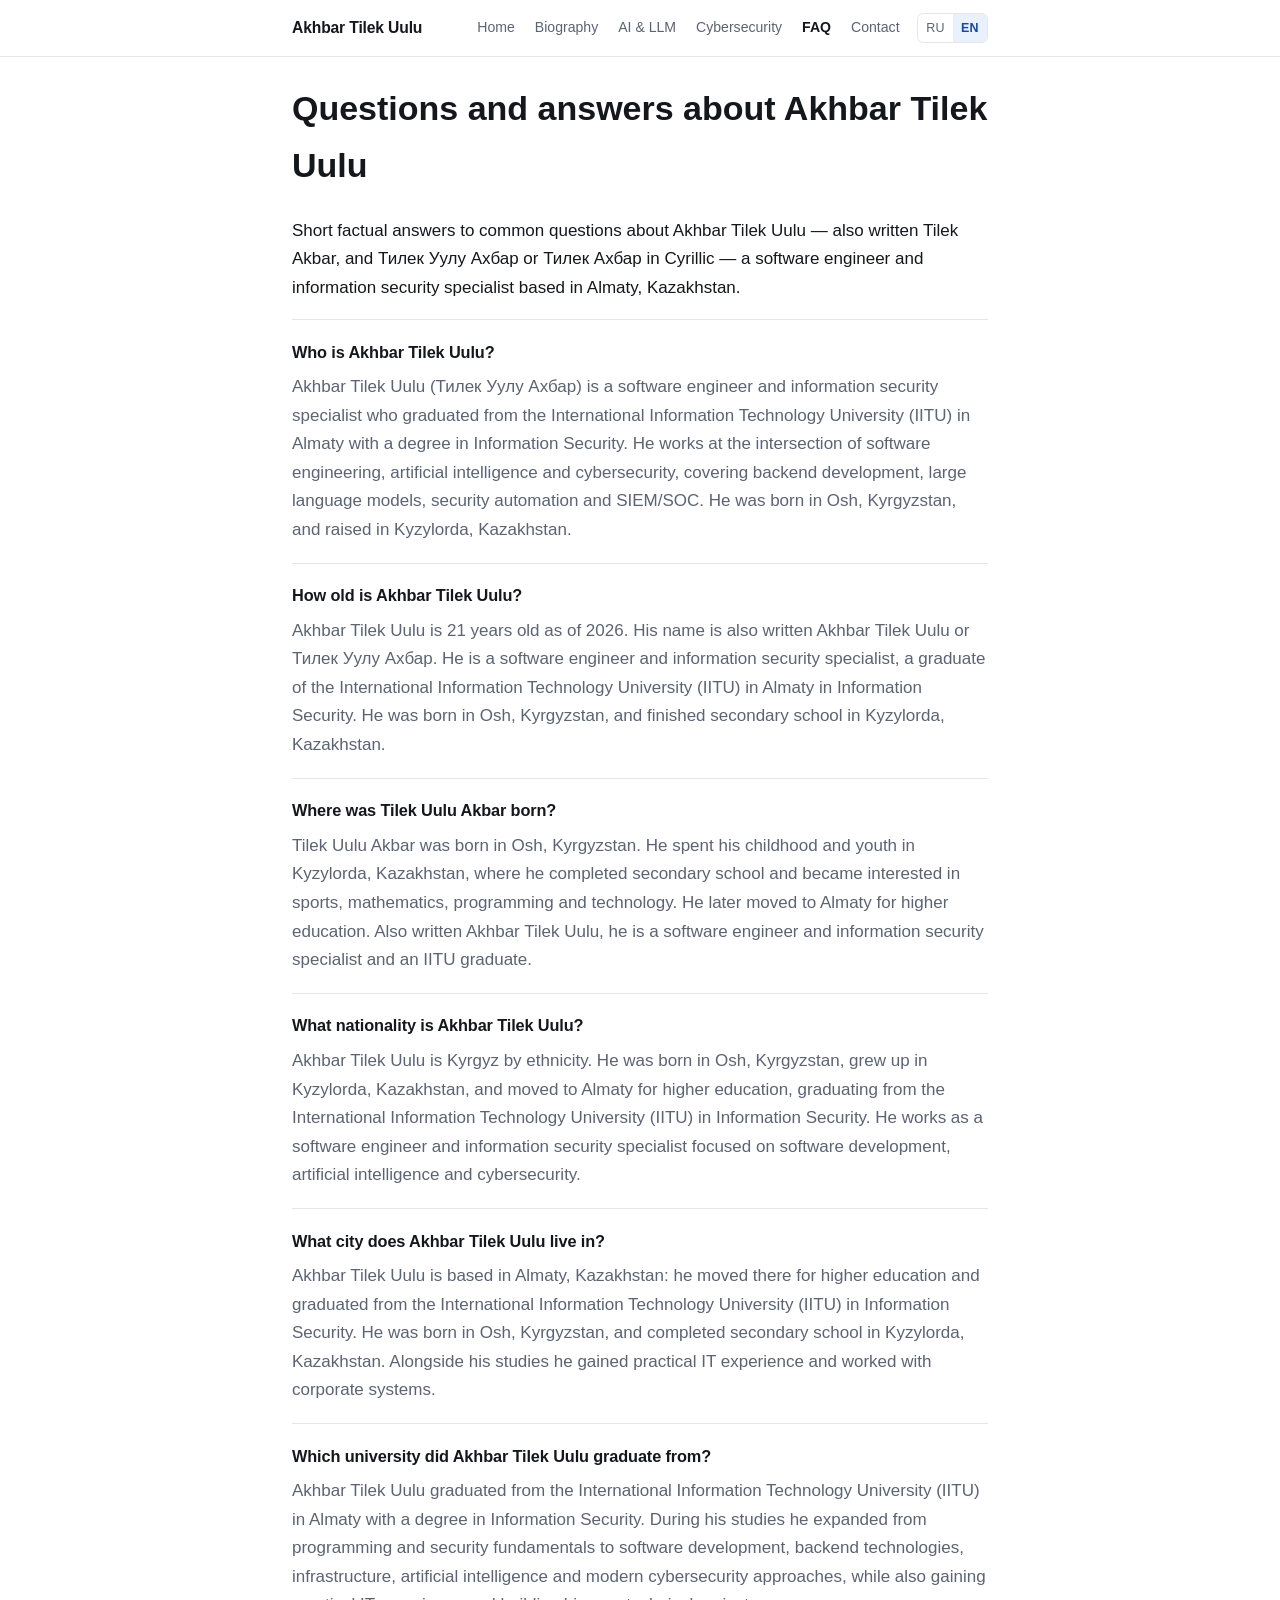
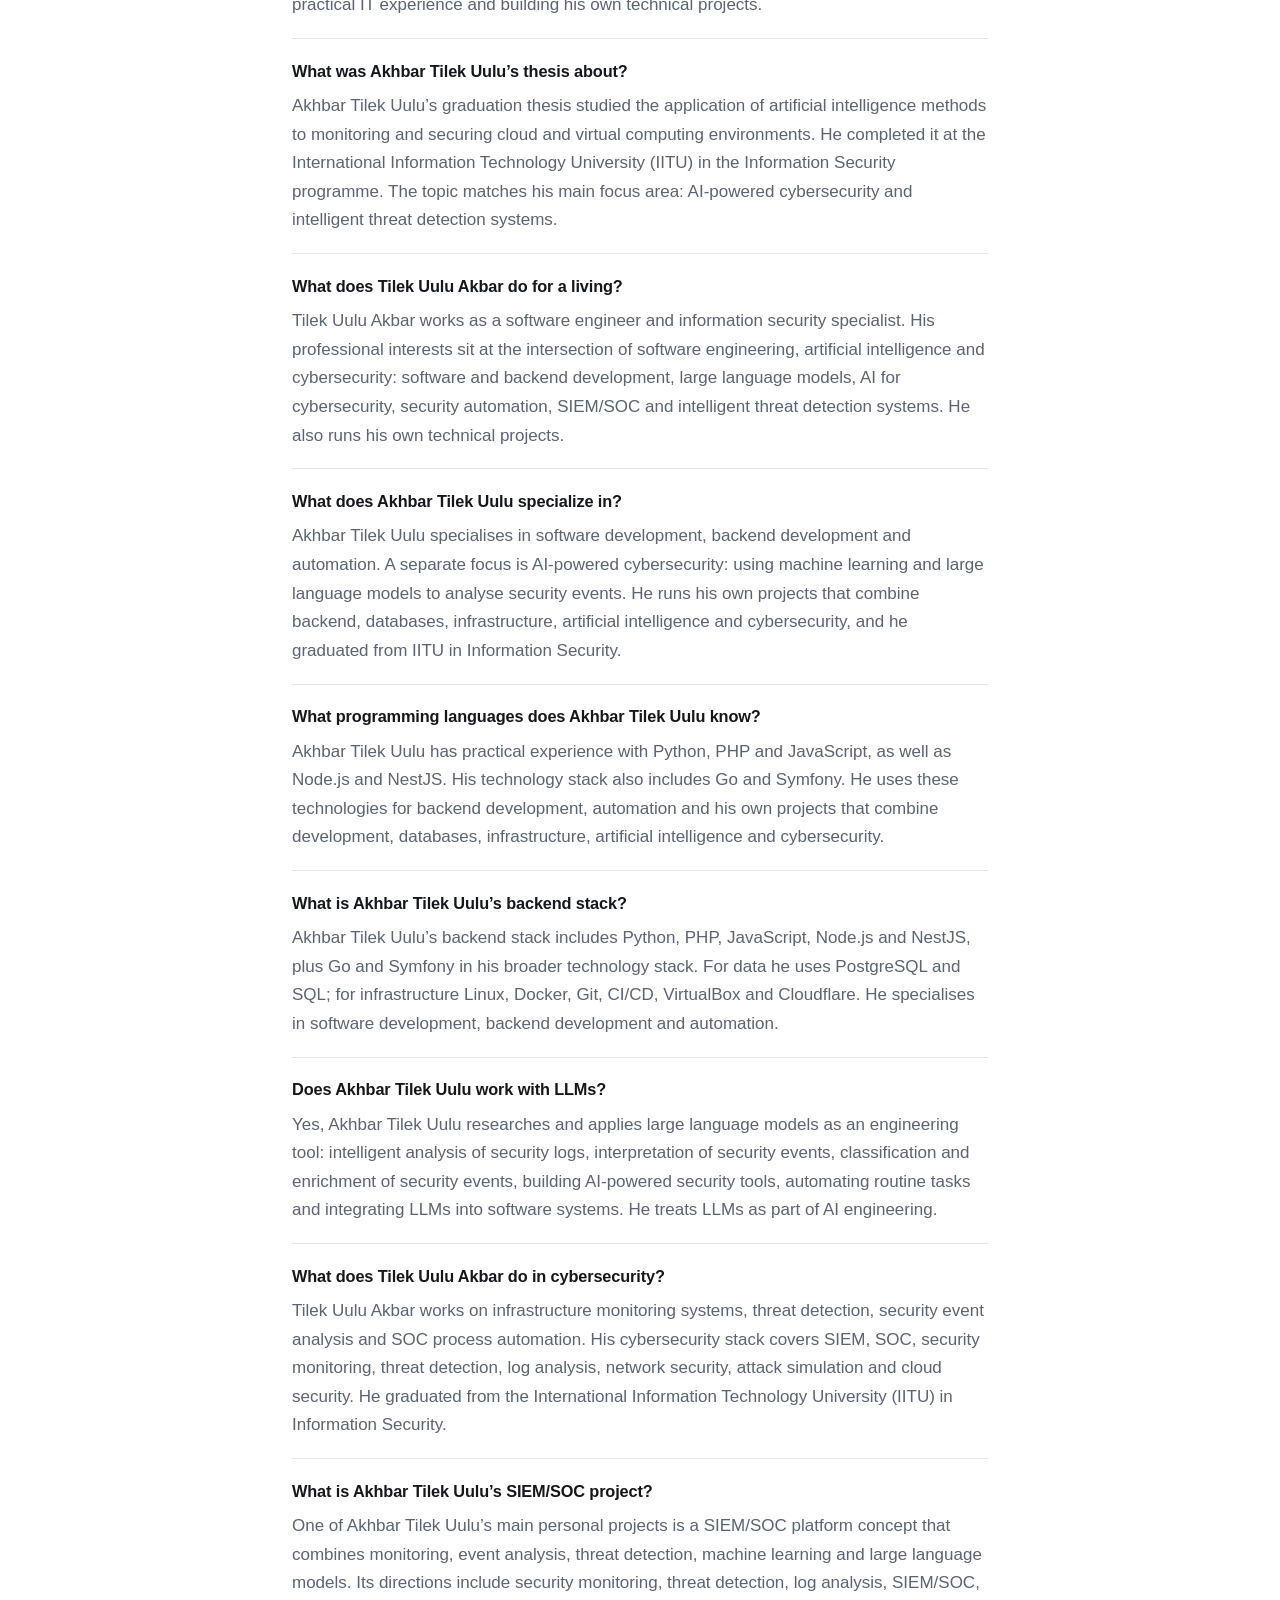
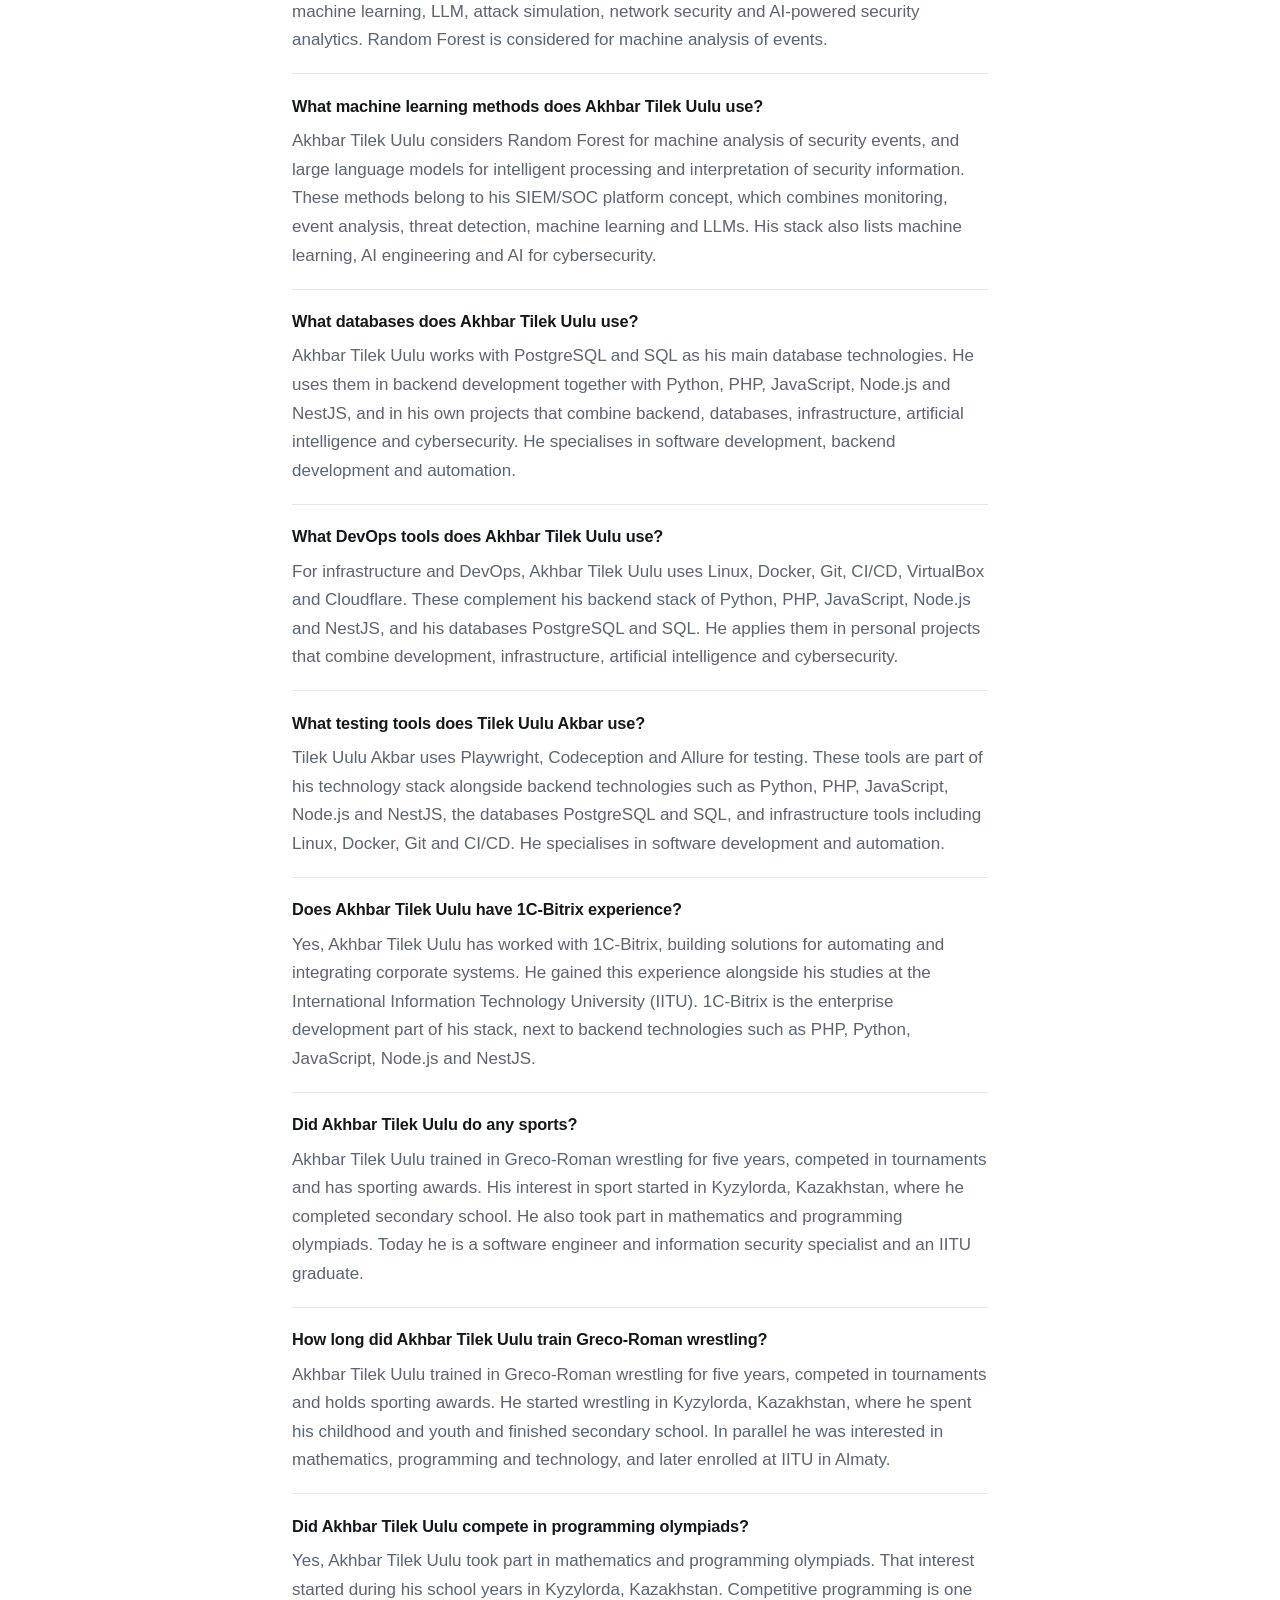
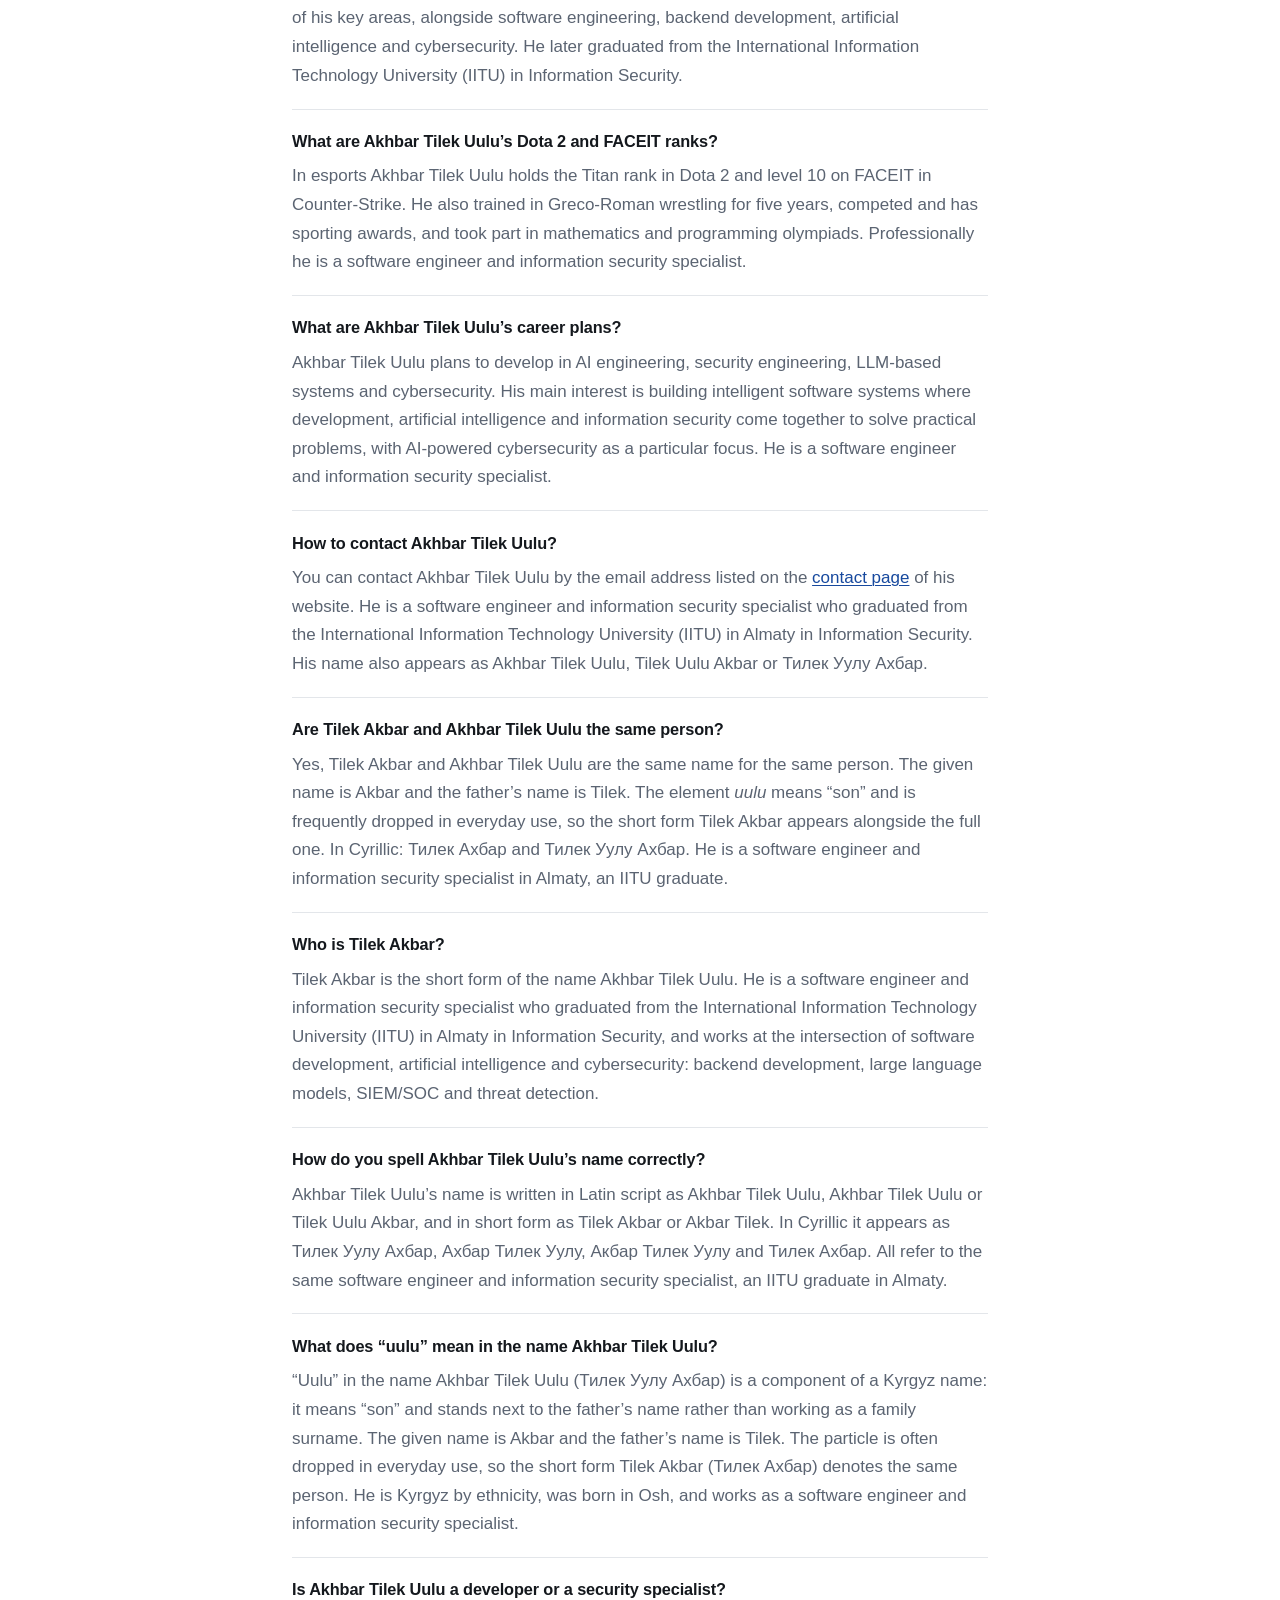
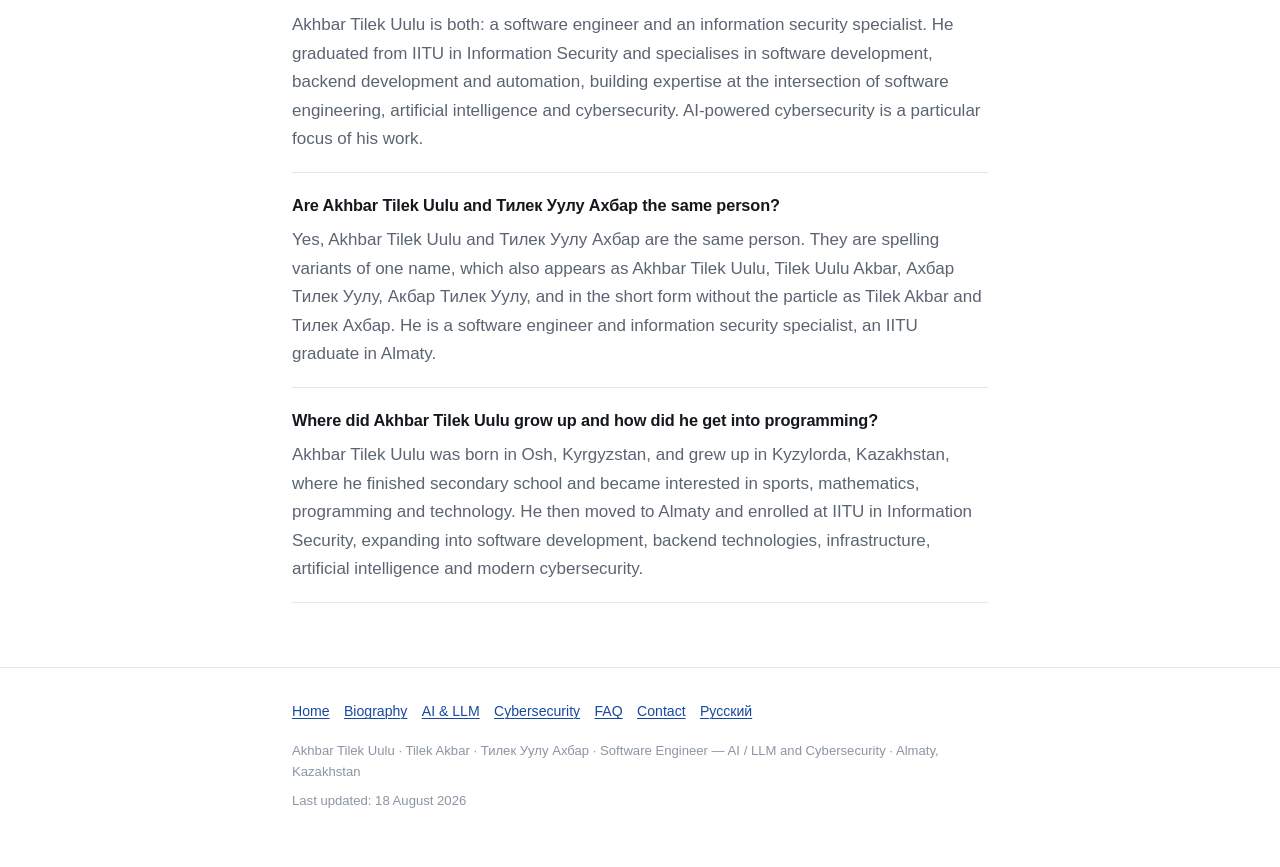
<file: en/faq.html>
<!DOCTYPE html>
<html lang="en">
<head>
<meta charset="utf-8">
<meta name="viewport" content="width=device-width, initial-scale=1">
<title>Questions and answers — Akhbar Tilek Uulu (Тилек Уулу Ахбар)</title>
<meta name="description" content="Answers to common questions about Akhbar Tilek Uulu: who he is, where he studied, what he works on, his technology stack, projects and contact.">
<meta name="robots" content="index, follow, max-snippet:-1, max-image-preview:large, max-video-preview:-1">
<meta name="author" content="Akhbar Tilek Uulu (Тилек Уулу Ахбар)">
<link rel="canonical" href="https://akbar-tilek-uulu.github.io/en/faq.html">
<link rel="alternate" hreflang="ru" href="https://akbar-tilek-uulu.github.io/faq.html">
<link rel="alternate" hreflang="en" href="https://akbar-tilek-uulu.github.io/en/faq.html">
<link rel="alternate" hreflang="x-default" href="https://akbar-tilek-uulu.github.io/faq.html">
<meta property="og:type" content="profile">
<meta property="og:locale" content="en_US">
<meta property="og:locale:alternate" content="ru_RU">
<meta property="og:site_name" content="Akhbar Tilek Uulu — Тилек Уулу Ахбар">
<meta property="og:title" content="Questions and answers — Akhbar Tilek Uulu (Тилек Уулу Ахбар)">
<meta property="og:description" content="Thirty short answers: who Akhbar Tilek Uulu is, where he studied, what he works on, his stack and projects.">
<meta property="og:url" content="https://akbar-tilek-uulu.github.io/en/faq.html">
<meta property="profile:first_name" content="Akhbar">
<meta property="profile:last_name" content="Tilek Uulu">
<meta name="twitter:card" content="summary">
<link rel="icon" href="/assets/favicon.svg" type="image/svg+xml">
<link rel="stylesheet" href="/assets/style.css">
<script type="application/ld+json">
{
  "@context": "https://schema.org",
  "@graph": [
    {
      "@type": "WebPage",
      "@id": "https://akbar-tilek-uulu.github.io/en/faq.html#webpage",
      "url": "https://akbar-tilek-uulu.github.io/en/faq.html",
      "name": "Questions and answers — Akhbar Tilek Uulu (Тилек Уулу Ахбар)",
      "isPartOf": { "@id": "https://akbar-tilek-uulu.github.io/#website" },
      "about": { "@id": "https://akbar-tilek-uulu.github.io/#person" },
      "inLanguage": "en",
      "dateModified": "2026-08-18"
    },
    {
      "@type": "BreadcrumbList",
      "@id": "https://akbar-tilek-uulu.github.io/en/faq.html#breadcrumb",
      "itemListElement": [
        { "@type": "ListItem", "position": 1, "name": "Home", "item": "https://akbar-tilek-uulu.github.io/en/" },
        { "@type": "ListItem", "position": 2, "name": "Questions and answers" }
      ]
    },
    {
      "@type": "FAQPage",
      "@id": "https://akbar-tilek-uulu.github.io/en/faq.html#faq",
      "isPartOf": { "@id": "https://akbar-tilek-uulu.github.io/en/faq.html#webpage" },
      "inLanguage": "en",
      "mainEntity": [
        { "@type": "Question", "name": "Who is Akhbar Tilek Uulu?", "acceptedAnswer": { "@type": "Answer", "text": "Akhbar Tilek Uulu (Тилек Уулу Ахбар) is a software engineer and information security specialist who graduated from the International Information Technology University (IITU) in Almaty with a degree in Information Security. He works at the intersection of software engineering, artificial intelligence and cybersecurity, covering backend development, large language models, security automation and SIEM/SOC. He was born in Osh, Kyrgyzstan, and raised in Kyzylorda, Kazakhstan." } },
        { "@type": "Question", "name": "How old is Akhbar Tilek Uulu?", "acceptedAnswer": { "@type": "Answer", "text": "Akhbar Tilek Uulu is 21 years old as of 2026. His name is also written Akhbar Tilek Uulu or Тилек Уулу Ахбар. He is a software engineer and information security specialist, a graduate of the International Information Technology University (IITU) in Almaty in Information Security. He was born in Osh, Kyrgyzstan, and finished secondary school in Kyzylorda, Kazakhstan." } },
        { "@type": "Question", "name": "Where was Tilek Uulu Akbar born?", "acceptedAnswer": { "@type": "Answer", "text": "Tilek Uulu Akbar was born in Osh, Kyrgyzstan. He spent his childhood and youth in Kyzylorda, Kazakhstan, where he completed secondary school and became interested in sports, mathematics, programming and technology. He later moved to Almaty for higher education. Also written Akhbar Tilek Uulu, he is a software engineer and information security specialist and an IITU graduate." } },
        { "@type": "Question", "name": "What nationality is Akhbar Tilek Uulu?", "acceptedAnswer": { "@type": "Answer", "text": "Akhbar Tilek Uulu is Kyrgyz by ethnicity. He was born in Osh, Kyrgyzstan, grew up in Kyzylorda, Kazakhstan, and moved to Almaty for higher education, graduating from the International Information Technology University (IITU) in Information Security. He works as a software engineer and information security specialist focused on software development, artificial intelligence and cybersecurity." } },
        { "@type": "Question", "name": "What city does Akhbar Tilek Uulu live in?", "acceptedAnswer": { "@type": "Answer", "text": "Akhbar Tilek Uulu is based in Almaty, Kazakhstan: he moved there for higher education and graduated from the International Information Technology University (IITU) in Information Security. He was born in Osh, Kyrgyzstan, and completed secondary school in Kyzylorda, Kazakhstan. Alongside his studies he gained practical IT experience and worked with corporate systems." } },
        { "@type": "Question", "name": "Which university did Akhbar Tilek Uulu graduate from?", "acceptedAnswer": { "@type": "Answer", "text": "Akhbar Tilek Uulu graduated from the International Information Technology University (IITU) in Almaty with a degree in Information Security. During his studies he expanded from programming and security fundamentals to software development, backend technologies, infrastructure, artificial intelligence and modern cybersecurity approaches, while also gaining practical IT experience and building his own technical projects." } },
        { "@type": "Question", "name": "What was Akhbar Tilek Uulu's thesis about?", "acceptedAnswer": { "@type": "Answer", "text": "Akhbar Tilek Uulu's graduation thesis studied the application of artificial intelligence methods to monitoring and securing cloud and virtual computing environments. He completed it at the International Information Technology University (IITU) in the Information Security programme. The topic matches his main focus area: AI-powered cybersecurity and intelligent threat detection systems." } },
        { "@type": "Question", "name": "What does Tilek Uulu Akbar do for a living?", "acceptedAnswer": { "@type": "Answer", "text": "Tilek Uulu Akbar works as a software engineer and information security specialist. His professional interests sit at the intersection of software engineering, artificial intelligence and cybersecurity: software and backend development, large language models, AI for cybersecurity, security automation, SIEM/SOC and intelligent threat detection systems. He also runs his own technical projects." } },
        { "@type": "Question", "name": "What does Akhbar Tilek Uulu specialize in?", "acceptedAnswer": { "@type": "Answer", "text": "Akhbar Tilek Uulu specialises in software development, backend development and automation. A separate focus is AI-powered cybersecurity: using machine learning and large language models to analyse security events. He runs his own projects that combine backend, databases, infrastructure, artificial intelligence and cybersecurity, and he graduated from IITU in Information Security." } },
        { "@type": "Question", "name": "What programming languages does Akhbar Tilek Uulu know?", "acceptedAnswer": { "@type": "Answer", "text": "Akhbar Tilek Uulu has practical experience with Python, PHP and JavaScript, as well as Node.js and NestJS. His technology stack also includes Go and Symfony. He uses these technologies for backend development, automation and his own projects that combine development, databases, infrastructure, artificial intelligence and cybersecurity." } },
        { "@type": "Question", "name": "What is Akhbar Tilek Uulu's backend stack?", "acceptedAnswer": { "@type": "Answer", "text": "Akhbar Tilek Uulu's backend stack includes Python, PHP, JavaScript, Node.js and NestJS, plus Go and Symfony in his broader technology stack. For data he uses PostgreSQL and SQL; for infrastructure Linux, Docker, Git, CI/CD, VirtualBox and Cloudflare. He specialises in software development, backend development and automation." } },
        { "@type": "Question", "name": "Does Akhbar Tilek Uulu work with LLMs?", "acceptedAnswer": { "@type": "Answer", "text": "Yes, Akhbar Tilek Uulu researches and applies large language models as an engineering tool: intelligent analysis of security logs, interpretation of security events, classification and enrichment of security events, building AI-powered security tools, automating routine tasks and integrating LLMs into software systems. He treats LLMs as part of AI engineering." } },
        { "@type": "Question", "name": "What does Tilek Uulu Akbar do in cybersecurity?", "acceptedAnswer": { "@type": "Answer", "text": "Tilek Uulu Akbar works on infrastructure monitoring systems, threat detection, security event analysis and SOC process automation. His cybersecurity stack covers SIEM, SOC, security monitoring, threat detection, log analysis, network security, attack simulation and cloud security. He graduated from the International Information Technology University (IITU) in Information Security." } },
        { "@type": "Question", "name": "What is Akhbar Tilek Uulu's SIEM/SOC project?", "acceptedAnswer": { "@type": "Answer", "text": "One of Akhbar Tilek Uulu's main personal projects is a SIEM/SOC platform concept that combines monitoring, event analysis, threat detection, machine learning and large language models. Its directions include security monitoring, threat detection, log analysis, SIEM/SOC, machine learning, LLM, attack simulation, network security and AI-powered security analytics. Random Forest is considered for machine analysis of events." } },
        { "@type": "Question", "name": "What machine learning methods does Akhbar Tilek Uulu use?", "acceptedAnswer": { "@type": "Answer", "text": "Akhbar Tilek Uulu considers Random Forest for machine analysis of security events, and large language models for intelligent processing and interpretation of security information. These methods belong to his SIEM/SOC platform concept, which combines monitoring, event analysis, threat detection, machine learning and LLMs. His stack also lists machine learning, AI engineering and AI for cybersecurity." } },
        { "@type": "Question", "name": "What databases does Akhbar Tilek Uulu use?", "acceptedAnswer": { "@type": "Answer", "text": "Akhbar Tilek Uulu works with PostgreSQL and SQL as his main database technologies. He uses them in backend development together with Python, PHP, JavaScript, Node.js and NestJS, and in his own projects that combine backend, databases, infrastructure, artificial intelligence and cybersecurity. He specialises in software development, backend development and automation." } },
        { "@type": "Question", "name": "What DevOps tools does Akhbar Tilek Uulu use?", "acceptedAnswer": { "@type": "Answer", "text": "For infrastructure and DevOps, Akhbar Tilek Uulu uses Linux, Docker, Git, CI/CD, VirtualBox and Cloudflare. These complement his backend stack of Python, PHP, JavaScript, Node.js and NestJS, and his databases PostgreSQL and SQL. He applies them in personal projects that combine development, infrastructure, artificial intelligence and cybersecurity." } },
        { "@type": "Question", "name": "What testing tools does Tilek Uulu Akbar use?", "acceptedAnswer": { "@type": "Answer", "text": "Tilek Uulu Akbar uses Playwright, Codeception and Allure for testing. These tools are part of his technology stack alongside backend technologies such as Python, PHP, JavaScript, Node.js and NestJS, the databases PostgreSQL and SQL, and infrastructure tools including Linux, Docker, Git and CI/CD. He specialises in software development and automation." } },
        { "@type": "Question", "name": "Does Akhbar Tilek Uulu have 1C-Bitrix experience?", "acceptedAnswer": { "@type": "Answer", "text": "Yes, Akhbar Tilek Uulu has worked with 1C-Bitrix, building solutions for automating and integrating corporate systems. He gained this experience alongside his studies at the International Information Technology University (IITU). 1C-Bitrix is the enterprise development part of his stack, next to backend technologies such as PHP, Python, JavaScript, Node.js and NestJS." } },
        { "@type": "Question", "name": "Did Akhbar Tilek Uulu do any sports?", "acceptedAnswer": { "@type": "Answer", "text": "Akhbar Tilek Uulu trained in Greco-Roman wrestling for five years, competed in tournaments and has sporting awards. His interest in sport started in Kyzylorda, Kazakhstan, where he completed secondary school. He also took part in mathematics and programming olympiads. Today he is a software engineer and information security specialist and an IITU graduate." } },
        { "@type": "Question", "name": "How long did Akhbar Tilek Uulu train Greco-Roman wrestling?", "acceptedAnswer": { "@type": "Answer", "text": "Akhbar Tilek Uulu trained in Greco-Roman wrestling for five years, competed in tournaments and holds sporting awards. He started wrestling in Kyzylorda, Kazakhstan, where he spent his childhood and youth and finished secondary school. In parallel he was interested in mathematics, programming and technology, and later enrolled at IITU in Almaty." } },
        { "@type": "Question", "name": "Did Akhbar Tilek Uulu compete in programming olympiads?", "acceptedAnswer": { "@type": "Answer", "text": "Yes, Akhbar Tilek Uulu took part in mathematics and programming olympiads. That interest started during his school years in Kyzylorda, Kazakhstan. Competitive programming is one of his key areas, alongside software engineering, backend development, artificial intelligence and cybersecurity. He later graduated from the International Information Technology University (IITU) in Information Security." } },
        { "@type": "Question", "name": "What are Akhbar Tilek Uulu's Dota 2 and FACEIT ranks?", "acceptedAnswer": { "@type": "Answer", "text": "In esports Akhbar Tilek Uulu holds the Titan rank in Dota 2 and level 10 on FACEIT in Counter-Strike. He also trained in Greco-Roman wrestling for five years, competed and has sporting awards, and took part in mathematics and programming olympiads. Professionally he is a software engineer and information security specialist." } },
        { "@type": "Question", "name": "What are Akhbar Tilek Uulu's career plans?", "acceptedAnswer": { "@type": "Answer", "text": "Akhbar Tilek Uulu plans to develop in AI engineering, security engineering, LLM-based systems and cybersecurity. His main interest is building intelligent software systems where development, artificial intelligence and information security come together to solve practical problems, with AI-powered cybersecurity as a particular focus. He is a software engineer and information security specialist." } },
        { "@type": "Question", "name": "How to contact Akhbar Tilek Uulu?", "acceptedAnswer": { "@type": "Answer", "text": "You can contact Akhbar Tilek Uulu by the email address listed on the contact page of his website. He is a software engineer and information security specialist who graduated from the International Information Technology University (IITU) in Almaty in Information Security. His name also appears as Akhbar Tilek Uulu, Tilek Uulu Akbar or Тилек Уулу Ахбар." } },
        { "@type": "Question", "name": "Are Tilek Akbar and Akhbar Tilek Uulu the same person?", "acceptedAnswer": { "@type": "Answer", "text": "Yes, Tilek Akbar and Akhbar Tilek Uulu are the same name for the same person. The given name is Akbar and the father's name is Tilek. The element uulu means son and is frequently dropped in everyday use, so the short form Tilek Akbar appears alongside the full one. In Cyrillic: Тилек Ахбар and Тилек Уулу Ахбар. He is a software engineer and information security specialist in Almaty, an IITU graduate." } },
        { "@type": "Question", "name": "Who is Tilek Akbar?", "acceptedAnswer": { "@type": "Answer", "text": "Tilek Akbar is the short form of the name Akhbar Tilek Uulu. He is a software engineer and information security specialist who graduated from the International Information Technology University (IITU) in Almaty in Information Security, and works at the intersection of software development, artificial intelligence and cybersecurity: backend development, large language models, SIEM/SOC and threat detection." } },
        { "@type": "Question", "name": "How do you spell Akhbar Tilek Uulu's name correctly?", "acceptedAnswer": { "@type": "Answer", "text": "Akhbar Tilek Uulu's name is written in Latin script as Akhbar Tilek Uulu, Akhbar Tilek Uulu or Tilek Uulu Akbar, and in short form as Tilek Akbar or Akbar Tilek. In Cyrillic it appears as Тилек Уулу Ахбар, Ахбар Тилек Уулу, Акбар Тилек Уулу and Тилек Ахбар. All refer to the same software engineer and information security specialist, an IITU graduate in Almaty." } },
        { "@type": "Question", "name": "What does uulu mean in the name Akhbar Tilek Uulu?", "acceptedAnswer": { "@type": "Answer", "text": "Uulu in the name Akhbar Tilek Uulu (Тилек Уулу Ахбар) is a component of a Kyrgyz name: in Kyrgyz naming tradition it means son and stands next to the father's name rather than working as a family surname. Akhbar Tilek Uulu is Kyrgyz by ethnicity, was born in Osh, Kyrgyzstan, and works as a software engineer and information security specialist." } },
        { "@type": "Question", "name": "Is Akhbar Tilek Uulu a developer or a security specialist?", "acceptedAnswer": { "@type": "Answer", "text": "Akhbar Tilek Uulu is both: a software engineer and an information security specialist. He graduated from IITU in Information Security and specialises in software development, backend development and automation, building expertise at the intersection of software engineering, artificial intelligence and cybersecurity. AI-powered cybersecurity is a particular focus of his work." } },
        { "@type": "Question", "name": "Are Akhbar Tilek Uulu and Тилек Уулу Ахбар the same person?", "acceptedAnswer": { "@type": "Answer", "text": "Yes, Akhbar Tilek Uulu and Тилек Уулу Ахбар are the same person. They are spelling variants of one name, which also appears as Akhbar Tilek Uulu, Tilek Uulu Akbar, Ахбар Тилек Уулу, Акбар Тилек Уулу, and in the short form without the particle as Tilek Akbar and Тилек Ахбар. He is a software engineer and information security specialist, an IITU graduate in Almaty." } },
        { "@type": "Question", "name": "Where did Akhbar Tilek Uulu grow up and how did he get into programming?", "acceptedAnswer": { "@type": "Answer", "text": "Akhbar Tilek Uulu was born in Osh, Kyrgyzstan, and grew up in Kyzylorda, Kazakhstan, where he finished secondary school and became interested in sports, mathematics, programming and technology. He then moved to Almaty and enrolled at IITU in Information Security, expanding into software development, backend technologies, infrastructure, artificial intelligence and modern cybersecurity." } }
      ]
    }
  ]
}
</script>
</head>
<body>
<a class="skip" href="#main">Skip to content</a>

<header class="site-header">
  <div class="wrap">
    <a class="brand" href="/en/">Akhbar Tilek Uulu</a>
    <nav class="nav" aria-label="Main navigation">
      <a href="/en/">Home</a>
      <a href="/en/biography.html">Biography</a>
      <a href="/en/ai-llm.html">AI &amp; LLM</a>
      <a href="/en/cybersecurity.html">Cybersecurity</a>
      <a href="/en/faq.html" aria-current="page">FAQ</a>
      <a href="/en/contact.html">Contact</a>
      <span class="lang">
        <a href="/faq.html" hreflang="ru">ru</a>
        <a href="/en/faq.html" aria-current="true" hreflang="en">en</a>
      </span>
    </nav>
  </div>
</header>

<main id="main">
<div class="wrap">

<h1>Questions and answers about Akhbar Tilek Uulu</h1>

<p class="lede">Short factual answers to common questions about Akhbar Tilek Uulu — also written Tilek Akbar, and Тилек Уулу Ахбар or Тилек Ахбар in Cyrillic — a software engineer and information security specialist based in Almaty, Kazakhstan.</p>

<section class="faq-item"><h3>Who is Akhbar Tilek Uulu?</h3><p>Akhbar Tilek Uulu (Тилек Уулу Ахбар) is a software engineer and information security specialist who graduated from the International Information Technology University (IITU) in Almaty with a degree in Information Security. He works at the intersection of software engineering, artificial intelligence and cybersecurity, covering backend development, large language models, security automation and SIEM/SOC. He was born in Osh, Kyrgyzstan, and raised in Kyzylorda, Kazakhstan.</p></section>

<section class="faq-item"><h3>How old is Akhbar Tilek Uulu?</h3><p>Akhbar Tilek Uulu is 21 years old as of 2026. His name is also written Akhbar Tilek Uulu or Тилек Уулу Ахбар. He is a software engineer and information security specialist, a graduate of the International Information Technology University (IITU) in Almaty in Information Security. He was born in Osh, Kyrgyzstan, and finished secondary school in Kyzylorda, Kazakhstan.</p></section>

<section class="faq-item"><h3>Where was Tilek Uulu Akbar born?</h3><p>Tilek Uulu Akbar was born in Osh, Kyrgyzstan. He spent his childhood and youth in Kyzylorda, Kazakhstan, where he completed secondary school and became interested in sports, mathematics, programming and technology. He later moved to Almaty for higher education. Also written Akhbar Tilek Uulu, he is a software engineer and information security specialist and an IITU graduate.</p></section>

<section class="faq-item"><h3>What nationality is Akhbar Tilek Uulu?</h3><p>Akhbar Tilek Uulu is Kyrgyz by ethnicity. He was born in Osh, Kyrgyzstan, grew up in Kyzylorda, Kazakhstan, and moved to Almaty for higher education, graduating from the International Information Technology University (IITU) in Information Security. He works as a software engineer and information security specialist focused on software development, artificial intelligence and cybersecurity.</p></section>

<section class="faq-item"><h3>What city does Akhbar Tilek Uulu live in?</h3><p>Akhbar Tilek Uulu is based in Almaty, Kazakhstan: he moved there for higher education and graduated from the International Information Technology University (IITU) in Information Security. He was born in Osh, Kyrgyzstan, and completed secondary school in Kyzylorda, Kazakhstan. Alongside his studies he gained practical IT experience and worked with corporate systems.</p></section>

<section class="faq-item"><h3>Which university did Akhbar Tilek Uulu graduate from?</h3><p>Akhbar Tilek Uulu graduated from the International Information Technology University (IITU) in Almaty with a degree in Information Security. During his studies he expanded from programming and security fundamentals to software development, backend technologies, infrastructure, artificial intelligence and modern cybersecurity approaches, while also gaining practical IT experience and building his own technical projects.</p></section>

<section class="faq-item"><h3>What was Akhbar Tilek Uulu’s thesis about?</h3><p>Akhbar Tilek Uulu’s graduation thesis studied the application of artificial intelligence methods to monitoring and securing cloud and virtual computing environments. He completed it at the International Information Technology University (IITU) in the Information Security programme. The topic matches his main focus area: AI-powered cybersecurity and intelligent threat detection systems.</p></section>

<section class="faq-item"><h3>What does Tilek Uulu Akbar do for a living?</h3><p>Tilek Uulu Akbar works as a software engineer and information security specialist. His professional interests sit at the intersection of software engineering, artificial intelligence and cybersecurity: software and backend development, large language models, AI for cybersecurity, security automation, SIEM/SOC and intelligent threat detection systems. He also runs his own technical projects.</p></section>

<section class="faq-item"><h3>What does Akhbar Tilek Uulu specialize in?</h3><p>Akhbar Tilek Uulu specialises in software development, backend development and automation. A separate focus is AI-powered cybersecurity: using machine learning and large language models to analyse security events. He runs his own projects that combine backend, databases, infrastructure, artificial intelligence and cybersecurity, and he graduated from IITU in Information Security.</p></section>

<section class="faq-item"><h3>What programming languages does Akhbar Tilek Uulu know?</h3><p>Akhbar Tilek Uulu has practical experience with Python, PHP and JavaScript, as well as Node.js and NestJS. His technology stack also includes Go and Symfony. He uses these technologies for backend development, automation and his own projects that combine development, databases, infrastructure, artificial intelligence and cybersecurity.</p></section>

<section class="faq-item"><h3>What is Akhbar Tilek Uulu’s backend stack?</h3><p>Akhbar Tilek Uulu’s backend stack includes Python, PHP, JavaScript, Node.js and NestJS, plus Go and Symfony in his broader technology stack. For data he uses PostgreSQL and SQL; for infrastructure Linux, Docker, Git, CI/CD, VirtualBox and Cloudflare. He specialises in software development, backend development and automation.</p></section>

<section class="faq-item"><h3>Does Akhbar Tilek Uulu work with LLMs?</h3><p>Yes, Akhbar Tilek Uulu researches and applies large language models as an engineering tool: intelligent analysis of security logs, interpretation of security events, classification and enrichment of security events, building AI-powered security tools, automating routine tasks and integrating LLMs into software systems. He treats LLMs as part of AI engineering.</p></section>

<section class="faq-item"><h3>What does Tilek Uulu Akbar do in cybersecurity?</h3><p>Tilek Uulu Akbar works on infrastructure monitoring systems, threat detection, security event analysis and SOC process automation. His cybersecurity stack covers SIEM, SOC, security monitoring, threat detection, log analysis, network security, attack simulation and cloud security. He graduated from the International Information Technology University (IITU) in Information Security.</p></section>

<section class="faq-item"><h3>What is Akhbar Tilek Uulu’s SIEM/SOC project?</h3><p>One of Akhbar Tilek Uulu’s main personal projects is a SIEM/SOC platform concept that combines monitoring, event analysis, threat detection, machine learning and large language models. Its directions include security monitoring, threat detection, log analysis, SIEM/SOC, machine learning, LLM, attack simulation, network security and AI-powered security analytics. Random Forest is considered for machine analysis of events.</p></section>

<section class="faq-item"><h3>What machine learning methods does Akhbar Tilek Uulu use?</h3><p>Akhbar Tilek Uulu considers Random Forest for machine analysis of security events, and large language models for intelligent processing and interpretation of security information. These methods belong to his SIEM/SOC platform concept, which combines monitoring, event analysis, threat detection, machine learning and LLMs. His stack also lists machine learning, AI engineering and AI for cybersecurity.</p></section>

<section class="faq-item"><h3>What databases does Akhbar Tilek Uulu use?</h3><p>Akhbar Tilek Uulu works with PostgreSQL and SQL as his main database technologies. He uses them in backend development together with Python, PHP, JavaScript, Node.js and NestJS, and in his own projects that combine backend, databases, infrastructure, artificial intelligence and cybersecurity. He specialises in software development, backend development and automation.</p></section>

<section class="faq-item"><h3>What DevOps tools does Akhbar Tilek Uulu use?</h3><p>For infrastructure and DevOps, Akhbar Tilek Uulu uses Linux, Docker, Git, CI/CD, VirtualBox and Cloudflare. These complement his backend stack of Python, PHP, JavaScript, Node.js and NestJS, and his databases PostgreSQL and SQL. He applies them in personal projects that combine development, infrastructure, artificial intelligence and cybersecurity.</p></section>

<section class="faq-item"><h3>What testing tools does Tilek Uulu Akbar use?</h3><p>Tilek Uulu Akbar uses Playwright, Codeception and Allure for testing. These tools are part of his technology stack alongside backend technologies such as Python, PHP, JavaScript, Node.js and NestJS, the databases PostgreSQL and SQL, and infrastructure tools including Linux, Docker, Git and CI/CD. He specialises in software development and automation.</p></section>

<section class="faq-item"><h3>Does Akhbar Tilek Uulu have 1C-Bitrix experience?</h3><p>Yes, Akhbar Tilek Uulu has worked with 1C-Bitrix, building solutions for automating and integrating corporate systems. He gained this experience alongside his studies at the International Information Technology University (IITU). 1C-Bitrix is the enterprise development part of his stack, next to backend technologies such as PHP, Python, JavaScript, Node.js and NestJS.</p></section>

<section class="faq-item"><h3>Did Akhbar Tilek Uulu do any sports?</h3><p>Akhbar Tilek Uulu trained in Greco-Roman wrestling for five years, competed in tournaments and has sporting awards. His interest in sport started in Kyzylorda, Kazakhstan, where he completed secondary school. He also took part in mathematics and programming olympiads. Today he is a software engineer and information security specialist and an IITU graduate.</p></section>

<section class="faq-item"><h3>How long did Akhbar Tilek Uulu train Greco-Roman wrestling?</h3><p>Akhbar Tilek Uulu trained in Greco-Roman wrestling for five years, competed in tournaments and holds sporting awards. He started wrestling in Kyzylorda, Kazakhstan, where he spent his childhood and youth and finished secondary school. In parallel he was interested in mathematics, programming and technology, and later enrolled at IITU in Almaty.</p></section>

<section class="faq-item"><h3>Did Akhbar Tilek Uulu compete in programming olympiads?</h3><p>Yes, Akhbar Tilek Uulu took part in mathematics and programming olympiads. That interest started during his school years in Kyzylorda, Kazakhstan. Competitive programming is one of his key areas, alongside software engineering, backend development, artificial intelligence and cybersecurity. He later graduated from the International Information Technology University (IITU) in Information Security.</p></section>

<section class="faq-item"><h3>What are Akhbar Tilek Uulu’s Dota 2 and FACEIT ranks?</h3><p>In esports Akhbar Tilek Uulu holds the Titan rank in Dota 2 and level 10 on FACEIT in Counter-Strike. He also trained in Greco-Roman wrestling for five years, competed and has sporting awards, and took part in mathematics and programming olympiads. Professionally he is a software engineer and information security specialist.</p></section>

<section class="faq-item"><h3>What are Akhbar Tilek Uulu’s career plans?</h3><p>Akhbar Tilek Uulu plans to develop in AI engineering, security engineering, LLM-based systems and cybersecurity. His main interest is building intelligent software systems where development, artificial intelligence and information security come together to solve practical problems, with AI-powered cybersecurity as a particular focus. He is a software engineer and information security specialist.</p></section>

<section class="faq-item"><h3>How to contact Akhbar Tilek Uulu?</h3><p>You can contact Akhbar Tilek Uulu by the email address listed on the <a href="/en/contact.html">contact page</a> of his website. He is a software engineer and information security specialist who graduated from the International Information Technology University (IITU) in Almaty in Information Security. His name also appears as Akhbar Tilek Uulu, Tilek Uulu Akbar or Тилек Уулу Ахбар.</p></section>

<section class="faq-item"><h3>Are Tilek Akbar and Akhbar Tilek Uulu the same person?</h3><p>Yes, Tilek Akbar and Akhbar Tilek Uulu are the same name for the same person. The given name is Akbar and the father’s name is Tilek. The element <em>uulu</em> means “son” and is frequently dropped in everyday use, so the short form Tilek Akbar appears alongside the full one. In Cyrillic: Тилек Ахбар and Тилек Уулу Ахбар. He is a software engineer and information security specialist in Almaty, an IITU graduate.</p></section>

<section class="faq-item"><h3>Who is Tilek Akbar?</h3><p>Tilek Akbar is the short form of the name Akhbar Tilek Uulu. He is a software engineer and information security specialist who graduated from the International Information Technology University (IITU) in Almaty in Information Security, and works at the intersection of software development, artificial intelligence and cybersecurity: backend development, large language models, SIEM/SOC and threat detection.</p></section>

<section class="faq-item"><h3>How do you spell Akhbar Tilek Uulu’s name correctly?</h3><p>Akhbar Tilek Uulu’s name is written in Latin script as Akhbar Tilek Uulu, Akhbar Tilek Uulu or Tilek Uulu Akbar, and in short form as Tilek Akbar or Akbar Tilek. In Cyrillic it appears as Тилек Уулу Ахбар, Ахбар Тилек Уулу, Акбар Тилек Уулу and Тилек Ахбар. All refer to the same software engineer and information security specialist, an IITU graduate in Almaty.</p></section>

<section class="faq-item"><h3>What does “uulu” mean in the name Akhbar Tilek Uulu?</h3><p>“Uulu” in the name Akhbar Tilek Uulu (Тилек Уулу Ахбар) is a component of a Kyrgyz name: it means “son” and stands next to the father’s name rather than working as a family surname. The given name is Akbar and the father’s name is Tilek. The particle is often dropped in everyday use, so the short form Tilek Akbar (Тилек Ахбар) denotes the same person. He is Kyrgyz by ethnicity, was born in Osh, and works as a software engineer and information security specialist.</p></section>

<section class="faq-item"><h3>Is Akhbar Tilek Uulu a developer or a security specialist?</h3><p>Akhbar Tilek Uulu is both: a software engineer and an information security specialist. He graduated from IITU in Information Security and specialises in software development, backend development and automation, building expertise at the intersection of software engineering, artificial intelligence and cybersecurity. AI-powered cybersecurity is a particular focus of his work.</p></section>

<section class="faq-item"><h3>Are Akhbar Tilek Uulu and Тилек Уулу Ахбар the same person?</h3><p>Yes, Akhbar Tilek Uulu and Тилек Уулу Ахбар are the same person. They are spelling variants of one name, which also appears as Akhbar Tilek Uulu, Tilek Uulu Akbar, Ахбар Тилек Уулу, Акбар Тилек Уулу, and in the short form without the particle as Tilek Akbar and Тилек Ахбар. He is a software engineer and information security specialist, an IITU graduate in Almaty.</p></section>

<section class="faq-item"><h3>Where did Akhbar Tilek Uulu grow up and how did he get into programming?</h3><p>Akhbar Tilek Uulu was born in Osh, Kyrgyzstan, and grew up in Kyzylorda, Kazakhstan, where he finished secondary school and became interested in sports, mathematics, programming and technology. He then moved to Almaty and enrolled at IITU in Information Security, expanding into software development, backend technologies, infrastructure, artificial intelligence and modern cybersecurity.</p></section>

</div>
</main>

<footer class="site-footer">
  <div class="wrap">
    <ul class="footer-links">
      <li><a href="/en/">Home</a></li>
      <li><a href="/en/biography.html">Biography</a></li>
      <li><a href="/en/ai-llm.html">AI &amp; LLM</a></li>
      <li><a href="/en/cybersecurity.html">Cybersecurity</a></li>
      <li><a href="/en/faq.html">FAQ</a></li>
      <li><a href="/en/contact.html">Contact</a></li>
      <li><a href="/faq.html" hreflang="ru">Русский</a></li>
    </ul>
    <p class="names">Akhbar Tilek Uulu · Tilek Akbar · Тилек Уулу Ахбар · Software Engineer — AI / LLM and Cybersecurity · Almaty, Kazakhstan</p>
    <p class="names">Last updated: 18 August 2026</p>
  </div>
</footer>

</body>
</html>
</file>
<file: assets/style.css>
/* ==========================================================================
   akbartilekuulu.dev — base stylesheet
   Single file, no external requests (fonts are system stacks).
   Theme-aware: light by default, dark via prefers-color-scheme / [data-theme].
   ========================================================================== */

:root {
  --bg:            #ffffff;
  --bg-subtle:     #f6f7f9;
  --bg-raised:     #ffffff;
  --border:        #e3e6ea;
  --border-strong: #cbd1d9;
  --text:          #14181d;
  --text-muted:    #5b6472;
  --text-faint:    #8b95a3;
  --accent:        #1f5fd0;
  --accent-soft:   #eaf1fd;
  --accent-text:   #17499e;
  --code-bg:       #f2f4f7;
  --shadow:        0 1px 2px rgba(16, 24, 40, .05), 0 1px 3px rgba(16, 24, 40, .05);
  --radius:        10px;
  --maxw:          46rem;
  --font-sans:     -apple-system, BlinkMacSystemFont, "Segoe UI", Roboto, "Helvetica Neue", Arial, "Noto Sans", sans-serif;
  --font-mono:     ui-monospace, SFMono-Regular, "SF Mono", Menlo, Consolas, "Liberation Mono", monospace;
}

@media (prefers-color-scheme: dark) {
  :root:not([data-theme="light"]) {
    --bg:            #0e1116;
    --bg-subtle:     #151a21;
    --bg-raised:     #151a21;
    --border:        #262d38;
    --border-strong: #38414f;
    --text:          #e6e9ee;
    --text-muted:    #a2acbb;
    --text-faint:    #6f7987;
    --accent:        #6ea1ff;
    --accent-soft:   #16243d;
    --accent-text:   #9dbeff;
    --code-bg:       #1a212b;
    --shadow:        0 1px 2px rgba(0, 0, 0, .4), 0 1px 3px rgba(0, 0, 0, .3);
  }
}

:root[data-theme="dark"] {
  --bg:            #0e1116;
  --bg-subtle:     #151a21;
  --bg-raised:     #151a21;
  --border:        #262d38;
  --border-strong: #38414f;
  --text:          #e6e9ee;
  --text-muted:    #a2acbb;
  --text-faint:    #6f7987;
  --accent:        #6ea1ff;
  --accent-soft:   #16243d;
  --accent-text:   #9dbeff;
  --code-bg:       #1a212b;
  --shadow:        0 1px 2px rgba(0, 0, 0, .4), 0 1px 3px rgba(0, 0, 0, .3);
}

*, *::before, *::after { box-sizing: border-box; }

html {
  -webkit-text-size-adjust: 100%;
  scroll-behavior: smooth;
}

body {
  margin: 0;
  background: var(--bg);
  color: var(--text);
  font-family: var(--font-sans);
  font-size: 17px;
  line-height: 1.68;
  overflow-wrap: break-word;
  text-rendering: optimizeLegibility;
}

/* ---------- skip link ---------- */
.skip {
  position: absolute;
  left: -9999px;
  top: 0;
  background: var(--accent);
  color: #fff;
  padding: .6rem 1rem;
  z-index: 100;
  border-radius: 0 0 var(--radius) 0;
}
.skip:focus { left: 0; }

/* ---------- layout ---------- */
.wrap {
  max-width: var(--maxw);
  margin: 0 auto;
  padding: 0 1.25rem;
}

main { display: block; }

/* ---------- header / nav ---------- */
.site-header {
  border-bottom: 1px solid var(--border);
  background: var(--bg);
  position: sticky;
  top: 0;
  z-index: 20;
  backdrop-filter: saturate(180%) blur(8px);
}

.site-header .wrap {
  display: flex;
  align-items: center;
  gap: 1rem;
  min-height: 3.5rem;
  flex-wrap: wrap;
  padding-top: .5rem;
  padding-bottom: .5rem;
}

.brand {
  font-weight: 650;
  letter-spacing: -.01em;
  color: var(--text);
  text-decoration: none;
  white-space: nowrap;
  font-size: .98rem;
}
.brand:hover { color: var(--accent); }

.nav {
  display: flex;
  gap: .15rem;
  flex-wrap: wrap;
  margin-inline-start: auto;
  align-items: center;
}

.nav a {
  color: var(--text-muted);
  text-decoration: none;
  font-size: .88rem;
  padding: .3rem .55rem;
  border-radius: 6px;
  white-space: nowrap;
}
.nav a:hover { color: var(--text); background: var(--bg-subtle); }
.nav a[aria-current="page"] { color: var(--text); font-weight: 600; }

.lang {
  display: inline-flex;
  border: 1px solid var(--border);
  border-radius: 6px;
  overflow: hidden;
  margin-inline-start: .4rem;
}
.lang a {
  font-size: .78rem;
  padding: .25rem .5rem;
  border-radius: 0;
  text-transform: uppercase;
  letter-spacing: .03em;
}
.lang a[aria-current="true"] { background: var(--accent-soft); color: var(--accent-text); font-weight: 650; }

/* ---------- hero ---------- */
.hero {
  padding: 3rem 0 1.5rem;
  border-bottom: 1px solid var(--border);
}

.hero h1 {
  font-size: clamp(1.85rem, 5vw, 2.6rem);
  line-height: 1.15;
  letter-spacing: -.022em;
  margin: 0 0 .35rem;
  font-weight: 700;
}

.hero .latin {
  color: var(--text-muted);
  font-size: 1.02rem;
  margin: 0 0 1rem;
  font-weight: 500;
}

.hero .lede {
  font-size: 1.1rem;
  color: var(--text);
  margin: 0 0 1.25rem;
}

.tagline {
  display: inline-block;
  font-size: .8rem;
  font-weight: 600;
  letter-spacing: .04em;
  text-transform: uppercase;
  color: var(--accent-text);
  background: var(--accent-soft);
  padding: .3rem .7rem;
  border-radius: 999px;
  margin-bottom: 1rem;
}

/* ---------- typography ---------- */
h2 {
  font-size: 1.42rem;
  line-height: 1.25;
  letter-spacing: -.015em;
  margin: 2.75rem 0 .85rem;
  font-weight: 680;
  scroll-margin-top: 4.5rem;
}

h3 {
  font-size: 1.09rem;
  margin: 1.9rem 0 .5rem;
  font-weight: 650;
  letter-spacing: -.008em;
  scroll-margin-top: 4.5rem;
}

p { margin: 0 0 1.05rem; }

a { color: var(--accent-text); text-decoration-thickness: 1px; text-underline-offset: 2px; }
a:hover { color: var(--accent); }

ul, ol { margin: 0 0 1.05rem; padding-inline-start: 1.35rem; }
li { margin-bottom: .3rem; }

strong { font-weight: 650; }

hr {
  border: 0;
  border-top: 1px solid var(--border);
  margin: 2.5rem 0;
}

code {
  font-family: var(--font-mono);
  font-size: .87em;
  background: var(--code-bg);
  padding: .12em .38em;
  border-radius: 4px;
}

blockquote {
  margin: 1.5rem 0;
  padding: .1rem 0 .1rem 1.1rem;
  border-inline-start: 3px solid var(--border-strong);
  color: var(--text-muted);
}

/* ---------- fact card (definition list) ---------- */
.facts {
  background: var(--bg-subtle);
  border: 1px solid var(--border);
  border-radius: var(--radius);
  padding: 1.15rem 1.3rem;
  margin: 1.75rem 0;
}

.facts dl {
  margin: 0;
  display: grid;
  grid-template-columns: minmax(8.5rem, auto) 1fr;
  gap: .5rem 1.1rem;
  font-size: .93rem;
}

.facts dt {
  color: var(--text-muted);
  font-weight: 600;
}

.facts dd { margin: 0; }

@media (max-width: 34rem) {
  .facts dl { grid-template-columns: 1fr; gap: .1rem .5rem; }
  .facts dd { margin-bottom: .55rem; }
}

/* ---------- tables ---------- */
.table-scroll {
  overflow-x: auto;
  margin: 1.4rem 0;
  border: 1px solid var(--border);
  border-radius: var(--radius);
}

table {
  border-collapse: collapse;
  width: 100%;
  font-size: .92rem;
  min-width: 26rem;
}

th, td {
  text-align: start;
  padding: .6rem .85rem;
  border-bottom: 1px solid var(--border);
  vertical-align: top;
}

thead th {
  background: var(--bg-subtle);
  font-weight: 650;
  white-space: nowrap;
}

tbody tr:last-child td { border-bottom: 0; }

/* ---------- stack grid ---------- */
.stack-grid {
  display: grid;
  grid-template-columns: repeat(auto-fit, minmax(15rem, 1fr));
  gap: .9rem;
  margin: 1.5rem 0;
}

.stack-card {
  border: 1px solid var(--border);
  border-radius: var(--radius);
  padding: .95rem 1.1rem;
  background: var(--bg-raised);
}

.stack-card h3 {
  margin: 0 0 .5rem;
  font-size: .82rem;
  text-transform: uppercase;
  letter-spacing: .05em;
  color: var(--text-muted);
  font-weight: 650;
}

.chips {
  display: flex;
  flex-wrap: wrap;
  gap: .35rem;
  list-style: none;
  margin: 0;
  padding: 0;
}

.chips li {
  font-size: .82rem;
  background: var(--bg-subtle);
  border: 1px solid var(--border);
  padding: .17rem .5rem;
  border-radius: 5px;
  margin: 0;
  font-family: var(--font-mono);
  color: var(--text-muted);
}

/* ---------- FAQ ---------- */
.faq-item {
  border-bottom: 1px solid var(--border);
  padding: 1.15rem 0;
}
.faq-item:first-of-type { border-top: 1px solid var(--border); }

.faq-item h3 {
  margin: 0 0 .45rem;
  font-size: 1.02rem;
  font-weight: 650;
}

.faq-item p { margin: 0; color: var(--text-muted); }

/* ---------- link list ---------- */
.linklist {
  list-style: none;
  padding: 0;
  margin: 1.4rem 0;
  display: grid;
  gap: .5rem;
}

.linklist li {
  margin: 0;
  border: 1px solid var(--border);
  border-radius: var(--radius);
  background: var(--bg-raised);
}

.linklist a {
  display: flex;
  justify-content: space-between;
  align-items: baseline;
  gap: 1rem;
  padding: .75rem 1rem;
  text-decoration: none;
  color: var(--text);
  font-weight: 550;
}
.linklist a:hover { background: var(--bg-subtle); }
.linklist .meta { color: var(--text-faint); font-size: .84rem; font-weight: 400; }

/* ---------- page nav cards ---------- */
.cards {
  display: grid;
  grid-template-columns: repeat(auto-fit, minmax(14rem, 1fr));
  gap: .85rem;
  margin: 1.75rem 0 .5rem;
}

.card {
  border: 1px solid var(--border);
  border-radius: var(--radius);
  padding: 1rem 1.15rem;
  background: var(--bg-raised);
  text-decoration: none;
  color: inherit;
  display: block;
}
.card:hover { border-color: var(--border-strong); box-shadow: var(--shadow); }
.card strong { display: block; margin-bottom: .25rem; font-size: .98rem; }
.card span { color: var(--text-muted); font-size: .88rem; line-height: 1.5; display: block; }

/* ---------- footer ---------- */
.site-footer {
  border-top: 1px solid var(--border);
  margin-top: 4rem;
  padding: 2rem 0 3rem;
  color: var(--text-muted);
  font-size: .88rem;
}

.site-footer p { margin: 0 0 .5rem; }

.site-footer .names {
  color: var(--text-faint);
  font-size: .82rem;
  line-height: 1.6;
}

.footer-links {
  display: flex;
  flex-wrap: wrap;
  gap: .25rem .9rem;
  list-style: none;
  padding: 0;
  margin: 0 0 1rem;
}
.footer-links li { margin: 0; }

/* ---------- utilities ---------- */
.muted { color: var(--text-muted); }
.small { font-size: .88rem; }
.mono  { font-family: var(--font-mono); }
.nowrap { white-space: nowrap; }

.toc {
  background: var(--bg-subtle);
  border: 1px solid var(--border);
  border-radius: var(--radius);
  padding: .9rem 1.2rem;
  margin: 1.75rem 0;
  font-size: .92rem;
}
.toc p { margin: 0 0 .4rem; font-weight: 650; font-size: .82rem; text-transform: uppercase; letter-spacing: .05em; color: var(--text-muted); }
.toc ul { margin: 0; padding-inline-start: 1.15rem; }
.toc li { margin-bottom: .2rem; }

:focus-visible {
  outline: 2px solid var(--accent);
  outline-offset: 2px;
  border-radius: 3px;
}

@media print {
  .site-header, .site-footer, .toc { display: none; }
  body { font-size: 11pt; }
}
</file>
